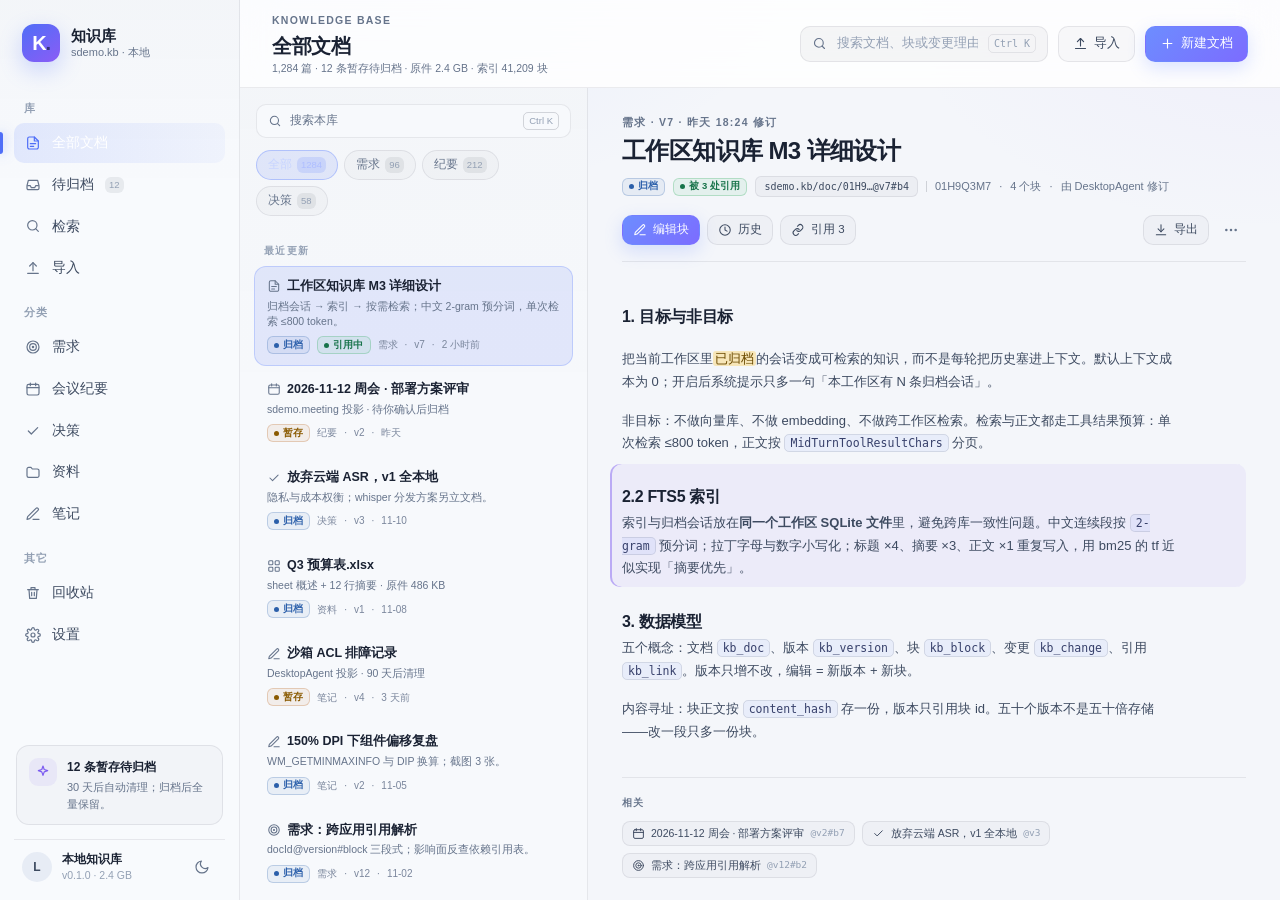
<file: docs/ui-mockups/01-library-light.html>
<!DOCTYPE html>
<html lang="zh-CN" data-theme="light">
<head>
<meta charset="utf-8">
<title>sdemo.kb · 全部文档</title>
<link rel="stylesheet" href="sdemo-ui.css">
<link rel="stylesheet" href="kb.css">
</head>
<body>
<div class="app-shell">
  
    <aside class="sidebar">
      <a class="brand" href="#">
        <span class="brand-mark">K<span>.</span></span>
        <span class="brand-copy"><strong>知识库</strong><small>sdemo.kb · 本地</small></span>
      </a>

      <div class="nav-group-label">库</div>
      <div class="nav">
        <a class="nav-item active" href="#"><svg class="icon" width="16" height="16" viewBox="0 0 24 24" fill="none" stroke="currentColor" stroke-width="1.8" stroke-linecap="round" stroke-linejoin="round" aria-hidden="true"><path d='M14 3H6.5A2.5 2.5 0 0 0 4 5.5v13A2.5 2.5 0 0 0 6.5 21h11a2.5 2.5 0 0 0 2.5-2.5V9z'/><path d='M14 3v6h6'/><path d='M8 13h8M8 17h5'/></svg>全部文档</a>
        <a class="nav-item" href="#"><svg class="icon" width="16" height="16" viewBox="0 0 24 24" fill="none" stroke="currentColor" stroke-width="1.8" stroke-linecap="round" stroke-linejoin="round" aria-hidden="true"><path d='M4 13h4l1.5 3h5L16 13h4'/><path d='M5 5h14l2 8v4a2 2 0 0 1-2 2H5a2 2 0 0 1-2-2v-4z'/></svg>待归档<span class="chip-count">12</span></a>
        <a class="nav-item" href="#"><svg class="icon" width="16" height="16" viewBox="0 0 24 24" fill="none" stroke="currentColor" stroke-width="1.8" stroke-linecap="round" stroke-linejoin="round" aria-hidden="true"><circle cx='11' cy='11' r='7'/><path d='m20 20-4-4'/></svg>检索</a>
        <a class="nav-item" href="#"><svg class="icon" width="16" height="16" viewBox="0 0 24 24" fill="none" stroke="currentColor" stroke-width="1.8" stroke-linecap="round" stroke-linejoin="round" aria-hidden="true"><path d='M12 16V4'/><path d='m7 9 5-5 5 5'/><path d='M4 20h16'/></svg>导入</a>
      </div>

      <div class="nav-group-label">分类</div>
      <div class="nav">
        <a class="nav-item" href="#"><svg class="icon" width="16" height="16" viewBox="0 0 24 24" fill="none" stroke="currentColor" stroke-width="1.8" stroke-linecap="round" stroke-linejoin="round" aria-hidden="true"><circle cx='12' cy='12' r='9'/><circle cx='12' cy='12' r='5'/><circle cx='12' cy='12' r='1'/></svg>需求</a>
        <a class="nav-item" href="#"><svg class="icon" width="16" height="16" viewBox="0 0 24 24" fill="none" stroke="currentColor" stroke-width="1.8" stroke-linecap="round" stroke-linejoin="round" aria-hidden="true"><rect x='3' y='5' width='18' height='16' rx='2.5'/><path d='M8 3v4M16 3v4M3 10h18'/></svg>会议纪要</a>
        <a class="nav-item" href="#"><svg class="icon" width="16" height="16" viewBox="0 0 24 24" fill="none" stroke="currentColor" stroke-width="1.8" stroke-linecap="round" stroke-linejoin="round" aria-hidden="true"><path d='m5 12 4.5 4.5L19 7'/></svg>决策</a>
        <a class="nav-item" href="#"><svg class="icon" width="16" height="16" viewBox="0 0 24 24" fill="none" stroke="currentColor" stroke-width="1.8" stroke-linecap="round" stroke-linejoin="round" aria-hidden="true"><path d='M3 7.5A2.5 2.5 0 0 1 5.5 5H9l2 2.5h7.5A2.5 2.5 0 0 1 21 10v7.5a2.5 2.5 0 0 1-2.5 2.5h-13A2.5 2.5 0 0 1 3 17.5z'/></svg>资料</a>
        <a class="nav-item" href="#"><svg class="icon" width="16" height="16" viewBox="0 0 24 24" fill="none" stroke="currentColor" stroke-width="1.8" stroke-linecap="round" stroke-linejoin="round" aria-hidden="true"><path d='M12 20h9'/><path d='M16.5 3.5a2.1 2.1 0 0 1 3 3L7 19l-4 1 1-4z'/></svg>笔记</a>
      </div>

      <div class="nav-group-label">其它</div>
      <div class="nav">
        <a class="nav-item" href="#"><svg class="icon" width="16" height="16" viewBox="0 0 24 24" fill="none" stroke="currentColor" stroke-width="1.8" stroke-linecap="round" stroke-linejoin="round" aria-hidden="true"><path d='M4 7h16'/><path d='M9 7V4h6v3'/><path d='M6 7l1 13h10l1-13'/><path d='M10 11v5M14 11v5'/></svg>回收站</a>
        <a class="nav-item" href="#"><svg class="icon" width="16" height="16" viewBox="0 0 24 24" fill="none" stroke="currentColor" stroke-width="1.8" stroke-linecap="round" stroke-linejoin="round" aria-hidden="true"><circle cx='12' cy='12' r='3'/><path d='M19.4 15a1.7 1.7 0 0 0 .3 1.9l.1.1a2 2 0 1 1-2.8 2.8l-.1-.1a1.7 1.7 0 0 0-1.9-.3 1.7 1.7 0 0 0-1 1.5V21a2 2 0 1 1-4 0v-.1a1.7 1.7 0 0 0-1.1-1.5 1.7 1.7 0 0 0-1.9.3l-.1.1a2 2 0 1 1-2.8-2.8l.1-.1a1.7 1.7 0 0 0 .3-1.9 1.7 1.7 0 0 0-1.5-1H3a2 2 0 1 1 0-4h.1a1.7 1.7 0 0 0 1.5-1.1 1.7 1.7 0 0 0-.3-1.9l-.1-.1a2 2 0 1 1 2.8-2.8l.1.1a1.7 1.7 0 0 0 1.9.3H9a1.7 1.7 0 0 0 1-1.5V3a2 2 0 1 1 4 0v.1a1.7 1.7 0 0 0 1 1.5 1.7 1.7 0 0 0 1.9-.3l.1-.1a2 2 0 1 1 2.8 2.8l-.1.1a1.7 1.7 0 0 0-.3 1.9V9a1.7 1.7 0 0 0 1.5 1H21a2 2 0 1 1 0 4h-.1a1.7 1.7 0 0 0-1.5 1z'/></svg>设置</a>
      </div>

      <div class="sidebar-spacer"></div>

      <div class="sidebar-note">
        <div class="sidebar-note-icon"><svg class="icon" width="16" height="16" viewBox="0 0 24 24" fill="none" stroke="currentColor" stroke-width="1.8" stroke-linecap="round" stroke-linejoin="round" aria-hidden="true"><path d='M12 3l1.8 5.2L19 10l-5.2 1.8L12 17l-1.8-5.2L5 10l5.2-1.8z'/></svg></div>
        <div>
          <strong>12 条暂存待归档</strong>
          <p>30 天后自动清理；归档后全量保留。</p>
        </div>
      </div>

      <div class="sidebar-foot">
        <div class="avatar">L</div>
        <div class="sidebar-foot-copy">
          <strong>本地知识库</strong>
          <small>v0.1.0 · 2.4 GB</small>
        </div>
        <button class="icon-btn" title="主题"><svg class="icon" width="16" height="16" viewBox="0 0 24 24" fill="none" stroke="currentColor" stroke-width="1.8" stroke-linecap="round" stroke-linejoin="round" aria-hidden="true"><path d='M21 12.8A9 9 0 1 1 11.2 3a7 7 0 0 0 9.8 9.8z'/></svg></button>
      </div>
    </aside>
    
  <div class="main-column">
    <header class="topbar">
      <div class="topbar-title">
        <span class="eyebrow">Knowledge Base</span>
        <h1>全部文档</h1>
        <p class="topbar-desc">1,284 篇 · 12 条暂存待归档 · 原件 2.4 GB · 索引 41,209 块</p>
      </div>
      <div class="topbar-actions"><label class="search-box"><svg class="icon" width="15" height="15" viewBox="0 0 24 24" fill="none" stroke="currentColor" stroke-width="1.8" stroke-linecap="round" stroke-linejoin="round" aria-hidden="true"><circle cx='11' cy='11' r='7'/><path d='m20 20-4-4'/></svg><input placeholder="搜索文档、块或变更理由"><kbd>Ctrl K</kbd></label><button class="btn btn-ghost"><svg class="icon" width="15" height="15" viewBox="0 0 24 24" fill="none" stroke="currentColor" stroke-width="1.8" stroke-linecap="round" stroke-linejoin="round" aria-hidden="true"><path d='M12 16V4'/><path d='m7 9 5-5 5 5'/><path d='M4 20h16'/></svg>导入</button><button class="btn btn-primary"><svg class="icon" width="15" height="15" viewBox="0 0 24 24" fill="none" stroke="currentColor" stroke-width="1.8" stroke-linecap="round" stroke-linejoin="round" aria-hidden="true"><path d='M12 5v14M5 12h14'/></svg>新建文档</button></div>
    </header>
    <main class="content kb-content"><div class="kb-split">
    <div class="kb-col kb-col-list">
      <div class="list-search"><svg class="icon" width="14" height="14" viewBox="0 0 24 24" fill="none" stroke="currentColor" stroke-width="1.8" stroke-linecap="round" stroke-linejoin="round" aria-hidden="true"><circle cx='11' cy='11' r='7'/><path d='m20 20-4-4'/></svg><span>搜索本库</span><kbd>Ctrl K</kbd></div>
      <div class="list-chips">
        <span class="chip active">全部<span class="chip-count">1284</span></span>
        <span class="chip">需求<span class="chip-count">96</span></span>
        <span class="chip">纪要<span class="chip-count">212</span></span>
        <span class="chip">决策<span class="chip-count">58</span></span>
      </div>
      <div class="list-group-label">最近更新</div>
      <div class="doc-list">
        <div class="doc-item active">
          <div class="doc-item-title"><svg class="icon" width="14" height="14" viewBox="0 0 24 24" fill="none" stroke="currentColor" stroke-width="1.8" stroke-linecap="round" stroke-linejoin="round" aria-hidden="true"><path d='M14 3H6.5A2.5 2.5 0 0 0 4 5.5v13A2.5 2.5 0 0 0 6.5 21h11a2.5 2.5 0 0 0 2.5-2.5V9z'/><path d='M14 3v6h6'/><path d='M8 13h8M8 17h5'/></svg><span>工作区知识库 M3 详细设计</span></div>
          <div class="doc-item-sub">归档会话 → 索引 → 按需检索；中文 2-gram 预分词，单次检索 ≤800 token。</div>
          <div class="doc-item-meta">
            <span class="ret ret-durable"><span class="ret-dot"></span>归档</span><span class="ret ret-pinned"><span class="ret-dot"></span>引用中</span>
            <span>需求</span><span>·</span><span>v7</span><span>·</span><span>2 小时前</span>
          </div>
        </div>
        <div class="doc-item">
          <div class="doc-item-title"><svg class="icon" width="14" height="14" viewBox="0 0 24 24" fill="none" stroke="currentColor" stroke-width="1.8" stroke-linecap="round" stroke-linejoin="round" aria-hidden="true"><rect x='3' y='5' width='18' height='16' rx='2.5'/><path d='M8 3v4M16 3v4M3 10h18'/></svg><span>2026-11-12 周会 · 部署方案评审</span></div>
          <div class="doc-item-sub">sdemo.meeting 投影 · 待你确认后归档</div>
          <div class="doc-item-meta">
            <span class="ret ret-staging"><span class="ret-dot"></span>暂存</span>
            <span>纪要</span><span>·</span><span>v2</span><span>·</span><span>昨天</span>
          </div>
        </div>
        <div class="doc-item">
          <div class="doc-item-title"><svg class="icon" width="14" height="14" viewBox="0 0 24 24" fill="none" stroke="currentColor" stroke-width="1.8" stroke-linecap="round" stroke-linejoin="round" aria-hidden="true"><path d='m5 12 4.5 4.5L19 7'/></svg><span>放弃云端 ASR，v1 全本地</span></div>
          <div class="doc-item-sub">隐私与成本权衡；whisper 分发方案另立文档。</div>
          <div class="doc-item-meta">
            <span class="ret ret-durable"><span class="ret-dot"></span>归档</span>
            <span>决策</span><span>·</span><span>v3</span><span>·</span><span>11-10</span>
          </div>
        </div>
        <div class="doc-item">
          <div class="doc-item-title"><svg class="icon" width="14" height="14" viewBox="0 0 24 24" fill="none" stroke="currentColor" stroke-width="1.8" stroke-linecap="round" stroke-linejoin="round" aria-hidden="true"><rect x='3' y='3' width='7' height='7' rx='1.5'/><rect x='14' y='3' width='7' height='7' rx='1.5'/><rect x='3' y='14' width='7' height='7' rx='1.5'/><rect x='14' y='14' width='7' height='7' rx='1.5'/></svg><span>Q3 预算表.xlsx</span></div>
          <div class="doc-item-sub">sheet 概述 + 12 行摘要 · 原件 486 KB</div>
          <div class="doc-item-meta">
            <span class="ret ret-durable"><span class="ret-dot"></span>归档</span>
            <span>资料</span><span>·</span><span>v1</span><span>·</span><span>11-08</span>
          </div>
        </div>
        <div class="doc-item">
          <div class="doc-item-title"><svg class="icon" width="14" height="14" viewBox="0 0 24 24" fill="none" stroke="currentColor" stroke-width="1.8" stroke-linecap="round" stroke-linejoin="round" aria-hidden="true"><path d='M12 20h9'/><path d='M16.5 3.5a2.1 2.1 0 0 1 3 3L7 19l-4 1 1-4z'/></svg><span>沙箱 ACL 排障记录</span></div>
          <div class="doc-item-sub">DesktopAgent 投影 · 90 天后清理</div>
          <div class="doc-item-meta">
            <span class="ret ret-staging"><span class="ret-dot"></span>暂存</span>
            <span>笔记</span><span>·</span><span>v4</span><span>·</span><span>3 天前</span>
          </div>
        </div>
        <div class="doc-item">
          <div class="doc-item-title"><svg class="icon" width="14" height="14" viewBox="0 0 24 24" fill="none" stroke="currentColor" stroke-width="1.8" stroke-linecap="round" stroke-linejoin="round" aria-hidden="true"><path d='M12 20h9'/><path d='M16.5 3.5a2.1 2.1 0 0 1 3 3L7 19l-4 1 1-4z'/></svg><span>150% DPI 下组件偏移复盘</span></div>
          <div class="doc-item-sub">WM_GETMINMAXINFO 与 DIP 换算；截图 3 张。</div>
          <div class="doc-item-meta">
            <span class="ret ret-durable"><span class="ret-dot"></span>归档</span>
            <span>笔记</span><span>·</span><span>v2</span><span>·</span><span>11-05</span>
          </div>
        </div>
        <div class="doc-item">
          <div class="doc-item-title"><svg class="icon" width="14" height="14" viewBox="0 0 24 24" fill="none" stroke="currentColor" stroke-width="1.8" stroke-linecap="round" stroke-linejoin="round" aria-hidden="true"><circle cx='12' cy='12' r='9'/><circle cx='12' cy='12' r='5'/><circle cx='12' cy='12' r='1'/></svg><span>需求：跨应用引用解析</span></div>
          <div class="doc-item-sub">docId@version#block 三段式；影响面反查依赖引用表。</div>
          <div class="doc-item-meta">
            <span class="ret ret-durable"><span class="ret-dot"></span>归档</span>
            <span>需求</span><span>·</span><span>v12</span><span>·</span><span>11-02</span>
          </div>
        </div>
        <div class="doc-item">
          <div class="doc-item-title"><svg class="icon" width="14" height="14" viewBox="0 0 24 24" fill="none" stroke="currentColor" stroke-width="1.8" stroke-linecap="round" stroke-linejoin="round" aria-hidden="true"><path d='M14 3H6.5A2.5 2.5 0 0 0 4 5.5v13A2.5 2.5 0 0 0 6.5 21h11a2.5 2.5 0 0 0 2.5-2.5V9z'/><path d='M14 3v6h6'/><path d='M8 13h8M8 17h5'/></svg><span>部署失败回滚手册.pdf</span></div>
          <div class="doc-item-sub">PDF 文字层抽取 · 14 页</div>
          <div class="doc-item-meta">
            <span class="ret ret-durable"><span class="ret-dot"></span>归档</span>
            <span>资料</span><span>·</span><span>v1</span><span>·</span><span>10-28</span>
          </div>
        </div></div>
    </div>
    <div class="kb-col kb-col-main">
<div class="doc-head">
  <span class="eyebrow">需求 · v7 · 昨天 18:24 修订</span>
  <h2 class="doc-title">工作区知识库 M3 详细设计</h2>
  <div class="doc-meta">
    <span class="ret ret-durable"><span class="ret-dot"></span>归档</span>
    <span class="ret ret-pinned"><span class="ret-dot"></span>被 3 处引用</span>
    <span class="uri-chip">sdemo.kb/doc/01H9…@v7#b4</span>
    <span class="meta-sep"></span>
    <span>01H9Q3M7</span><span>·</span><span>4 个块</span><span>·</span><span>由 DesktopAgent 修订</span>
  </div>
</div>

<div class="doc-toolbar">
  <button class="btn btn-primary btn-sm"><svg class="icon" width="14" height="14" viewBox="0 0 24 24" fill="none" stroke="currentColor" stroke-width="1.8" stroke-linecap="round" stroke-linejoin="round" aria-hidden="true"><path d='M12 20h9'/><path d='M16.5 3.5a2.1 2.1 0 0 1 3 3L7 19l-4 1 1-4z'/></svg>编辑块</button>
  <button class="btn btn-ghost btn-sm"><svg class="icon" width="14" height="14" viewBox="0 0 24 24" fill="none" stroke="currentColor" stroke-width="1.8" stroke-linecap="round" stroke-linejoin="round" aria-hidden="true"><circle cx='12' cy='12' r='9'/><path d='M12 7v5l3.5 2'/></svg>历史</button>
  <button class="btn btn-ghost btn-sm"><svg class="icon" width="14" height="14" viewBox="0 0 24 24" fill="none" stroke="currentColor" stroke-width="1.8" stroke-linecap="round" stroke-linejoin="round" aria-hidden="true"><path d='M10 13a4.5 4.5 0 0 0 6.4 0l2.6-2.6a4.5 4.5 0 0 0-6.4-6.4L11 5.6'/><path d='M14 11a4.5 4.5 0 0 0-6.4 0L5 13.6a4.5 4.5 0 0 0 6.4 6.4L13 18.4'/></svg>引用 3</button>
  <span class="push-right"></span>
  <button class="btn btn-ghost btn-sm"><svg class="icon" width="14" height="14" viewBox="0 0 24 24" fill="none" stroke="currentColor" stroke-width="1.8" stroke-linecap="round" stroke-linejoin="round" aria-hidden="true"><path d='M12 3v12'/><path d='m7 10 5 5 5-5'/><path d='M4 20h16'/></svg>导出</button>
  <button class="icon-btn"><svg class="icon" width="16" height="16" viewBox="0 0 24 24" fill="none" stroke="currentColor" stroke-width="1.8" stroke-linecap="round" stroke-linejoin="round" aria-hidden="true"><circle cx='5' cy='12' r='1'/><circle cx='12' cy='12' r='1'/><circle cx='19' cy='12' r='1'/></svg></button>
</div>

<div class="body-blocks">
  <div class="blk"><h2>1. 目标与非目标</h2><span class="blk-anchor">#b1 · p.1</span></div>

  <div class="blk">
    <p>把当前工作区里<mark class="hit">已归档</mark>的会话变成可检索的知识，而不是每轮把历史塞进上下文。默认上下文成本为 0；开启后系统提示只多一句「本工作区有 N 条归档会话」。</p>
    <span class="blk-anchor">#b2 · p.1</span>
  </div>

  <div class="blk">
    <p>非目标：不做向量库、不做 embedding、不做跨工作区检索。检索与正文都走工具结果预算：单次检索 ≤800 token，正文按 <code>MidTurnToolResultChars</code> 分页。</p>
    <span class="blk-anchor">#b3 · p.2</span>
  </div>

  <div class="blk blk-changed">
    <h2>2.2 FTS5 索引</h2>
    <p>索引与归档会话放在<strong>同一个工作区 SQLite 文件</strong>里，避免跨库一致性问题。中文连续段按 <code>2-gram</code> 预分词；拉丁字母与数字小写化；标题 ×4、摘要 ×3、正文 ×1 重复写入，用 bm25 的 tf 近似实现「摘要优先」。</p>
    <span class="blk-anchor">#b4 · p.3</span>
  </div>

  <div class="blk">
    <h2>3. 数据模型</h2>
    <p>五个概念：文档 <code>kb_doc</code>、版本 <code>kb_version</code>、块 <code>kb_block</code>、变更 <code>kb_change</code>、引用 <code>kb_link</code>。版本只增不改，编辑 = 新版本 + 新块。</p>
    <span class="blk-anchor">#b5 · p.3</span>
  </div>

  <div class="blk">
    <p>内容寻址：块正文按 <code>content_hash</code> 存一份，版本只引用块 id。五十个版本不是五十倍存储——改一段只多一份块。</p>
    <span class="blk-anchor">#b6 · p.4</span>
  </div>
</div>

<div class="doc-foot">
  <div class="rail-label">相关</div>
  <div class="foot-chips">
    <span class="ref-chip"><svg class="icon" width="13" height="13" viewBox="0 0 24 24" fill="none" stroke="currentColor" stroke-width="1.8" stroke-linecap="round" stroke-linejoin="round" aria-hidden="true"><rect x='3' y='5' width='18' height='16' rx='2.5'/><path d='M8 3v4M16 3v4M3 10h18'/></svg>2026-11-12 周会 · 部署方案评审 <small>@v2#b7</small></span>
    <span class="ref-chip"><svg class="icon" width="13" height="13" viewBox="0 0 24 24" fill="none" stroke="currentColor" stroke-width="1.8" stroke-linecap="round" stroke-linejoin="round" aria-hidden="true"><path d='m5 12 4.5 4.5L19 7'/></svg>放弃云端 ASR，v1 全本地 <small>@v3</small></span>
    <span class="ref-chip"><svg class="icon" width="13" height="13" viewBox="0 0 24 24" fill="none" stroke="currentColor" stroke-width="1.8" stroke-linecap="round" stroke-linejoin="round" aria-hidden="true"><circle cx='12' cy='12' r='9'/><circle cx='12' cy='12' r='5'/><circle cx='12' cy='12' r='1'/></svg>需求：跨应用引用解析 <small>@v12#b2</small></span>
  </div>
</div>
</div></div></main>
  </div>
</div>
</body>
</html>
</file>
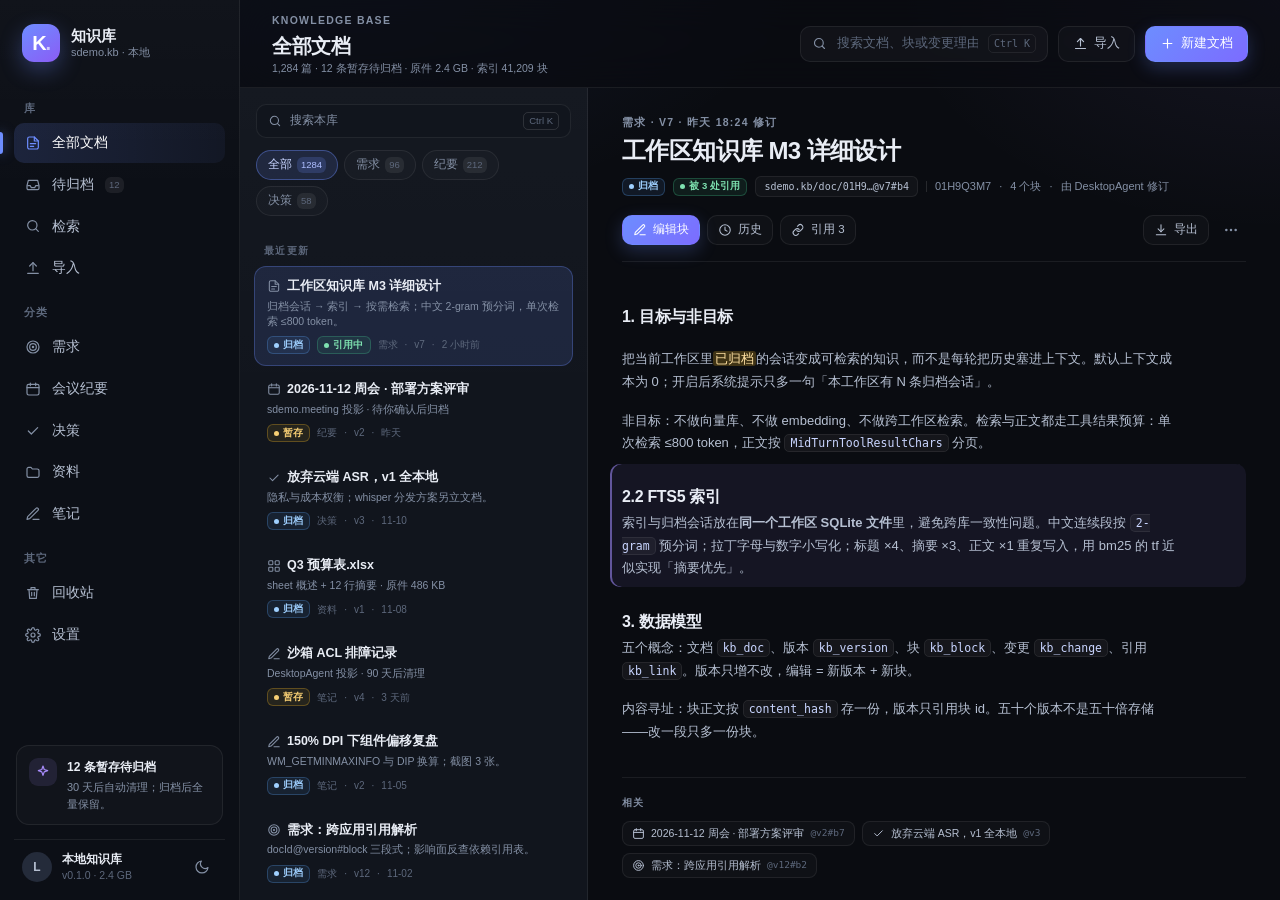
<file: docs/ui-mockups/01-library.html>
<!DOCTYPE html>
<html lang="zh-CN">
<head>
<meta charset="utf-8">
<title>sdemo.kb · 全部文档</title>
<link rel="stylesheet" href="sdemo-ui.css">
<link rel="stylesheet" href="kb.css">
</head>
<body>
<div class="app-shell">
  
    <aside class="sidebar">
      <a class="brand" href="#">
        <span class="brand-mark">K<span>.</span></span>
        <span class="brand-copy"><strong>知识库</strong><small>sdemo.kb · 本地</small></span>
      </a>

      <div class="nav-group-label">库</div>
      <div class="nav">
        <a class="nav-item active" href="#"><svg class="icon" width="16" height="16" viewBox="0 0 24 24" fill="none" stroke="currentColor" stroke-width="1.8" stroke-linecap="round" stroke-linejoin="round" aria-hidden="true"><path d='M14 3H6.5A2.5 2.5 0 0 0 4 5.5v13A2.5 2.5 0 0 0 6.5 21h11a2.5 2.5 0 0 0 2.5-2.5V9z'/><path d='M14 3v6h6'/><path d='M8 13h8M8 17h5'/></svg>全部文档</a>
        <a class="nav-item" href="#"><svg class="icon" width="16" height="16" viewBox="0 0 24 24" fill="none" stroke="currentColor" stroke-width="1.8" stroke-linecap="round" stroke-linejoin="round" aria-hidden="true"><path d='M4 13h4l1.5 3h5L16 13h4'/><path d='M5 5h14l2 8v4a2 2 0 0 1-2 2H5a2 2 0 0 1-2-2v-4z'/></svg>待归档<span class="chip-count">12</span></a>
        <a class="nav-item" href="#"><svg class="icon" width="16" height="16" viewBox="0 0 24 24" fill="none" stroke="currentColor" stroke-width="1.8" stroke-linecap="round" stroke-linejoin="round" aria-hidden="true"><circle cx='11' cy='11' r='7'/><path d='m20 20-4-4'/></svg>检索</a>
        <a class="nav-item" href="#"><svg class="icon" width="16" height="16" viewBox="0 0 24 24" fill="none" stroke="currentColor" stroke-width="1.8" stroke-linecap="round" stroke-linejoin="round" aria-hidden="true"><path d='M12 16V4'/><path d='m7 9 5-5 5 5'/><path d='M4 20h16'/></svg>导入</a>
      </div>

      <div class="nav-group-label">分类</div>
      <div class="nav">
        <a class="nav-item" href="#"><svg class="icon" width="16" height="16" viewBox="0 0 24 24" fill="none" stroke="currentColor" stroke-width="1.8" stroke-linecap="round" stroke-linejoin="round" aria-hidden="true"><circle cx='12' cy='12' r='9'/><circle cx='12' cy='12' r='5'/><circle cx='12' cy='12' r='1'/></svg>需求</a>
        <a class="nav-item" href="#"><svg class="icon" width="16" height="16" viewBox="0 0 24 24" fill="none" stroke="currentColor" stroke-width="1.8" stroke-linecap="round" stroke-linejoin="round" aria-hidden="true"><rect x='3' y='5' width='18' height='16' rx='2.5'/><path d='M8 3v4M16 3v4M3 10h18'/></svg>会议纪要</a>
        <a class="nav-item" href="#"><svg class="icon" width="16" height="16" viewBox="0 0 24 24" fill="none" stroke="currentColor" stroke-width="1.8" stroke-linecap="round" stroke-linejoin="round" aria-hidden="true"><path d='m5 12 4.5 4.5L19 7'/></svg>决策</a>
        <a class="nav-item" href="#"><svg class="icon" width="16" height="16" viewBox="0 0 24 24" fill="none" stroke="currentColor" stroke-width="1.8" stroke-linecap="round" stroke-linejoin="round" aria-hidden="true"><path d='M3 7.5A2.5 2.5 0 0 1 5.5 5H9l2 2.5h7.5A2.5 2.5 0 0 1 21 10v7.5a2.5 2.5 0 0 1-2.5 2.5h-13A2.5 2.5 0 0 1 3 17.5z'/></svg>资料</a>
        <a class="nav-item" href="#"><svg class="icon" width="16" height="16" viewBox="0 0 24 24" fill="none" stroke="currentColor" stroke-width="1.8" stroke-linecap="round" stroke-linejoin="round" aria-hidden="true"><path d='M12 20h9'/><path d='M16.5 3.5a2.1 2.1 0 0 1 3 3L7 19l-4 1 1-4z'/></svg>笔记</a>
      </div>

      <div class="nav-group-label">其它</div>
      <div class="nav">
        <a class="nav-item" href="#"><svg class="icon" width="16" height="16" viewBox="0 0 24 24" fill="none" stroke="currentColor" stroke-width="1.8" stroke-linecap="round" stroke-linejoin="round" aria-hidden="true"><path d='M4 7h16'/><path d='M9 7V4h6v3'/><path d='M6 7l1 13h10l1-13'/><path d='M10 11v5M14 11v5'/></svg>回收站</a>
        <a class="nav-item" href="#"><svg class="icon" width="16" height="16" viewBox="0 0 24 24" fill="none" stroke="currentColor" stroke-width="1.8" stroke-linecap="round" stroke-linejoin="round" aria-hidden="true"><circle cx='12' cy='12' r='3'/><path d='M19.4 15a1.7 1.7 0 0 0 .3 1.9l.1.1a2 2 0 1 1-2.8 2.8l-.1-.1a1.7 1.7 0 0 0-1.9-.3 1.7 1.7 0 0 0-1 1.5V21a2 2 0 1 1-4 0v-.1a1.7 1.7 0 0 0-1.1-1.5 1.7 1.7 0 0 0-1.9.3l-.1.1a2 2 0 1 1-2.8-2.8l.1-.1a1.7 1.7 0 0 0 .3-1.9 1.7 1.7 0 0 0-1.5-1H3a2 2 0 1 1 0-4h.1a1.7 1.7 0 0 0 1.5-1.1 1.7 1.7 0 0 0-.3-1.9l-.1-.1a2 2 0 1 1 2.8-2.8l.1.1a1.7 1.7 0 0 0 1.9.3H9a1.7 1.7 0 0 0 1-1.5V3a2 2 0 1 1 4 0v.1a1.7 1.7 0 0 0 1 1.5 1.7 1.7 0 0 0 1.9-.3l.1-.1a2 2 0 1 1 2.8 2.8l-.1.1a1.7 1.7 0 0 0-.3 1.9V9a1.7 1.7 0 0 0 1.5 1H21a2 2 0 1 1 0 4h-.1a1.7 1.7 0 0 0-1.5 1z'/></svg>设置</a>
      </div>

      <div class="sidebar-spacer"></div>

      <div class="sidebar-note">
        <div class="sidebar-note-icon"><svg class="icon" width="16" height="16" viewBox="0 0 24 24" fill="none" stroke="currentColor" stroke-width="1.8" stroke-linecap="round" stroke-linejoin="round" aria-hidden="true"><path d='M12 3l1.8 5.2L19 10l-5.2 1.8L12 17l-1.8-5.2L5 10l5.2-1.8z'/></svg></div>
        <div>
          <strong>12 条暂存待归档</strong>
          <p>30 天后自动清理；归档后全量保留。</p>
        </div>
      </div>

      <div class="sidebar-foot">
        <div class="avatar">L</div>
        <div class="sidebar-foot-copy">
          <strong>本地知识库</strong>
          <small>v0.1.0 · 2.4 GB</small>
        </div>
        <button class="icon-btn" title="主题"><svg class="icon" width="16" height="16" viewBox="0 0 24 24" fill="none" stroke="currentColor" stroke-width="1.8" stroke-linecap="round" stroke-linejoin="round" aria-hidden="true"><path d='M21 12.8A9 9 0 1 1 11.2 3a7 7 0 0 0 9.8 9.8z'/></svg></button>
      </div>
    </aside>
    
  <div class="main-column">
    <header class="topbar">
      <div class="topbar-title">
        <span class="eyebrow">Knowledge Base</span>
        <h1>全部文档</h1>
        <p class="topbar-desc">1,284 篇 · 12 条暂存待归档 · 原件 2.4 GB · 索引 41,209 块</p>
      </div>
      <div class="topbar-actions"><label class="search-box"><svg class="icon" width="15" height="15" viewBox="0 0 24 24" fill="none" stroke="currentColor" stroke-width="1.8" stroke-linecap="round" stroke-linejoin="round" aria-hidden="true"><circle cx='11' cy='11' r='7'/><path d='m20 20-4-4'/></svg><input placeholder="搜索文档、块或变更理由"><kbd>Ctrl K</kbd></label><button class="btn btn-ghost"><svg class="icon" width="15" height="15" viewBox="0 0 24 24" fill="none" stroke="currentColor" stroke-width="1.8" stroke-linecap="round" stroke-linejoin="round" aria-hidden="true"><path d='M12 16V4'/><path d='m7 9 5-5 5 5'/><path d='M4 20h16'/></svg>导入</button><button class="btn btn-primary"><svg class="icon" width="15" height="15" viewBox="0 0 24 24" fill="none" stroke="currentColor" stroke-width="1.8" stroke-linecap="round" stroke-linejoin="round" aria-hidden="true"><path d='M12 5v14M5 12h14'/></svg>新建文档</button></div>
    </header>
    <main class="content kb-content"><div class="kb-split">
    <div class="kb-col kb-col-list">
      <div class="list-search"><svg class="icon" width="14" height="14" viewBox="0 0 24 24" fill="none" stroke="currentColor" stroke-width="1.8" stroke-linecap="round" stroke-linejoin="round" aria-hidden="true"><circle cx='11' cy='11' r='7'/><path d='m20 20-4-4'/></svg><span>搜索本库</span><kbd>Ctrl K</kbd></div>
      <div class="list-chips">
        <span class="chip active">全部<span class="chip-count">1284</span></span>
        <span class="chip">需求<span class="chip-count">96</span></span>
        <span class="chip">纪要<span class="chip-count">212</span></span>
        <span class="chip">决策<span class="chip-count">58</span></span>
      </div>
      <div class="list-group-label">最近更新</div>
      <div class="doc-list">
        <div class="doc-item active">
          <div class="doc-item-title"><svg class="icon" width="14" height="14" viewBox="0 0 24 24" fill="none" stroke="currentColor" stroke-width="1.8" stroke-linecap="round" stroke-linejoin="round" aria-hidden="true"><path d='M14 3H6.5A2.5 2.5 0 0 0 4 5.5v13A2.5 2.5 0 0 0 6.5 21h11a2.5 2.5 0 0 0 2.5-2.5V9z'/><path d='M14 3v6h6'/><path d='M8 13h8M8 17h5'/></svg><span>工作区知识库 M3 详细设计</span></div>
          <div class="doc-item-sub">归档会话 → 索引 → 按需检索；中文 2-gram 预分词，单次检索 ≤800 token。</div>
          <div class="doc-item-meta">
            <span class="ret ret-durable"><span class="ret-dot"></span>归档</span><span class="ret ret-pinned"><span class="ret-dot"></span>引用中</span>
            <span>需求</span><span>·</span><span>v7</span><span>·</span><span>2 小时前</span>
          </div>
        </div>
        <div class="doc-item">
          <div class="doc-item-title"><svg class="icon" width="14" height="14" viewBox="0 0 24 24" fill="none" stroke="currentColor" stroke-width="1.8" stroke-linecap="round" stroke-linejoin="round" aria-hidden="true"><rect x='3' y='5' width='18' height='16' rx='2.5'/><path d='M8 3v4M16 3v4M3 10h18'/></svg><span>2026-11-12 周会 · 部署方案评审</span></div>
          <div class="doc-item-sub">sdemo.meeting 投影 · 待你确认后归档</div>
          <div class="doc-item-meta">
            <span class="ret ret-staging"><span class="ret-dot"></span>暂存</span>
            <span>纪要</span><span>·</span><span>v2</span><span>·</span><span>昨天</span>
          </div>
        </div>
        <div class="doc-item">
          <div class="doc-item-title"><svg class="icon" width="14" height="14" viewBox="0 0 24 24" fill="none" stroke="currentColor" stroke-width="1.8" stroke-linecap="round" stroke-linejoin="round" aria-hidden="true"><path d='m5 12 4.5 4.5L19 7'/></svg><span>放弃云端 ASR，v1 全本地</span></div>
          <div class="doc-item-sub">隐私与成本权衡；whisper 分发方案另立文档。</div>
          <div class="doc-item-meta">
            <span class="ret ret-durable"><span class="ret-dot"></span>归档</span>
            <span>决策</span><span>·</span><span>v3</span><span>·</span><span>11-10</span>
          </div>
        </div>
        <div class="doc-item">
          <div class="doc-item-title"><svg class="icon" width="14" height="14" viewBox="0 0 24 24" fill="none" stroke="currentColor" stroke-width="1.8" stroke-linecap="round" stroke-linejoin="round" aria-hidden="true"><rect x='3' y='3' width='7' height='7' rx='1.5'/><rect x='14' y='3' width='7' height='7' rx='1.5'/><rect x='3' y='14' width='7' height='7' rx='1.5'/><rect x='14' y='14' width='7' height='7' rx='1.5'/></svg><span>Q3 预算表.xlsx</span></div>
          <div class="doc-item-sub">sheet 概述 + 12 行摘要 · 原件 486 KB</div>
          <div class="doc-item-meta">
            <span class="ret ret-durable"><span class="ret-dot"></span>归档</span>
            <span>资料</span><span>·</span><span>v1</span><span>·</span><span>11-08</span>
          </div>
        </div>
        <div class="doc-item">
          <div class="doc-item-title"><svg class="icon" width="14" height="14" viewBox="0 0 24 24" fill="none" stroke="currentColor" stroke-width="1.8" stroke-linecap="round" stroke-linejoin="round" aria-hidden="true"><path d='M12 20h9'/><path d='M16.5 3.5a2.1 2.1 0 0 1 3 3L7 19l-4 1 1-4z'/></svg><span>沙箱 ACL 排障记录</span></div>
          <div class="doc-item-sub">DesktopAgent 投影 · 90 天后清理</div>
          <div class="doc-item-meta">
            <span class="ret ret-staging"><span class="ret-dot"></span>暂存</span>
            <span>笔记</span><span>·</span><span>v4</span><span>·</span><span>3 天前</span>
          </div>
        </div>
        <div class="doc-item">
          <div class="doc-item-title"><svg class="icon" width="14" height="14" viewBox="0 0 24 24" fill="none" stroke="currentColor" stroke-width="1.8" stroke-linecap="round" stroke-linejoin="round" aria-hidden="true"><path d='M12 20h9'/><path d='M16.5 3.5a2.1 2.1 0 0 1 3 3L7 19l-4 1 1-4z'/></svg><span>150% DPI 下组件偏移复盘</span></div>
          <div class="doc-item-sub">WM_GETMINMAXINFO 与 DIP 换算；截图 3 张。</div>
          <div class="doc-item-meta">
            <span class="ret ret-durable"><span class="ret-dot"></span>归档</span>
            <span>笔记</span><span>·</span><span>v2</span><span>·</span><span>11-05</span>
          </div>
        </div>
        <div class="doc-item">
          <div class="doc-item-title"><svg class="icon" width="14" height="14" viewBox="0 0 24 24" fill="none" stroke="currentColor" stroke-width="1.8" stroke-linecap="round" stroke-linejoin="round" aria-hidden="true"><circle cx='12' cy='12' r='9'/><circle cx='12' cy='12' r='5'/><circle cx='12' cy='12' r='1'/></svg><span>需求：跨应用引用解析</span></div>
          <div class="doc-item-sub">docId@version#block 三段式；影响面反查依赖引用表。</div>
          <div class="doc-item-meta">
            <span class="ret ret-durable"><span class="ret-dot"></span>归档</span>
            <span>需求</span><span>·</span><span>v12</span><span>·</span><span>11-02</span>
          </div>
        </div>
        <div class="doc-item">
          <div class="doc-item-title"><svg class="icon" width="14" height="14" viewBox="0 0 24 24" fill="none" stroke="currentColor" stroke-width="1.8" stroke-linecap="round" stroke-linejoin="round" aria-hidden="true"><path d='M14 3H6.5A2.5 2.5 0 0 0 4 5.5v13A2.5 2.5 0 0 0 6.5 21h11a2.5 2.5 0 0 0 2.5-2.5V9z'/><path d='M14 3v6h6'/><path d='M8 13h8M8 17h5'/></svg><span>部署失败回滚手册.pdf</span></div>
          <div class="doc-item-sub">PDF 文字层抽取 · 14 页</div>
          <div class="doc-item-meta">
            <span class="ret ret-durable"><span class="ret-dot"></span>归档</span>
            <span>资料</span><span>·</span><span>v1</span><span>·</span><span>10-28</span>
          </div>
        </div></div>
    </div>
    <div class="kb-col kb-col-main">
<div class="doc-head">
  <span class="eyebrow">需求 · v7 · 昨天 18:24 修订</span>
  <h2 class="doc-title">工作区知识库 M3 详细设计</h2>
  <div class="doc-meta">
    <span class="ret ret-durable"><span class="ret-dot"></span>归档</span>
    <span class="ret ret-pinned"><span class="ret-dot"></span>被 3 处引用</span>
    <span class="uri-chip">sdemo.kb/doc/01H9…@v7#b4</span>
    <span class="meta-sep"></span>
    <span>01H9Q3M7</span><span>·</span><span>4 个块</span><span>·</span><span>由 DesktopAgent 修订</span>
  </div>
</div>

<div class="doc-toolbar">
  <button class="btn btn-primary btn-sm"><svg class="icon" width="14" height="14" viewBox="0 0 24 24" fill="none" stroke="currentColor" stroke-width="1.8" stroke-linecap="round" stroke-linejoin="round" aria-hidden="true"><path d='M12 20h9'/><path d='M16.5 3.5a2.1 2.1 0 0 1 3 3L7 19l-4 1 1-4z'/></svg>编辑块</button>
  <button class="btn btn-ghost btn-sm"><svg class="icon" width="14" height="14" viewBox="0 0 24 24" fill="none" stroke="currentColor" stroke-width="1.8" stroke-linecap="round" stroke-linejoin="round" aria-hidden="true"><circle cx='12' cy='12' r='9'/><path d='M12 7v5l3.5 2'/></svg>历史</button>
  <button class="btn btn-ghost btn-sm"><svg class="icon" width="14" height="14" viewBox="0 0 24 24" fill="none" stroke="currentColor" stroke-width="1.8" stroke-linecap="round" stroke-linejoin="round" aria-hidden="true"><path d='M10 13a4.5 4.5 0 0 0 6.4 0l2.6-2.6a4.5 4.5 0 0 0-6.4-6.4L11 5.6'/><path d='M14 11a4.5 4.5 0 0 0-6.4 0L5 13.6a4.5 4.5 0 0 0 6.4 6.4L13 18.4'/></svg>引用 3</button>
  <span class="push-right"></span>
  <button class="btn btn-ghost btn-sm"><svg class="icon" width="14" height="14" viewBox="0 0 24 24" fill="none" stroke="currentColor" stroke-width="1.8" stroke-linecap="round" stroke-linejoin="round" aria-hidden="true"><path d='M12 3v12'/><path d='m7 10 5 5 5-5'/><path d='M4 20h16'/></svg>导出</button>
  <button class="icon-btn"><svg class="icon" width="16" height="16" viewBox="0 0 24 24" fill="none" stroke="currentColor" stroke-width="1.8" stroke-linecap="round" stroke-linejoin="round" aria-hidden="true"><circle cx='5' cy='12' r='1'/><circle cx='12' cy='12' r='1'/><circle cx='19' cy='12' r='1'/></svg></button>
</div>

<div class="body-blocks">
  <div class="blk"><h2>1. 目标与非目标</h2><span class="blk-anchor">#b1 · p.1</span></div>

  <div class="blk">
    <p>把当前工作区里<mark class="hit">已归档</mark>的会话变成可检索的知识，而不是每轮把历史塞进上下文。默认上下文成本为 0；开启后系统提示只多一句「本工作区有 N 条归档会话」。</p>
    <span class="blk-anchor">#b2 · p.1</span>
  </div>

  <div class="blk">
    <p>非目标：不做向量库、不做 embedding、不做跨工作区检索。检索与正文都走工具结果预算：单次检索 ≤800 token，正文按 <code>MidTurnToolResultChars</code> 分页。</p>
    <span class="blk-anchor">#b3 · p.2</span>
  </div>

  <div class="blk blk-changed">
    <h2>2.2 FTS5 索引</h2>
    <p>索引与归档会话放在<strong>同一个工作区 SQLite 文件</strong>里，避免跨库一致性问题。中文连续段按 <code>2-gram</code> 预分词；拉丁字母与数字小写化；标题 ×4、摘要 ×3、正文 ×1 重复写入，用 bm25 的 tf 近似实现「摘要优先」。</p>
    <span class="blk-anchor">#b4 · p.3</span>
  </div>

  <div class="blk">
    <h2>3. 数据模型</h2>
    <p>五个概念：文档 <code>kb_doc</code>、版本 <code>kb_version</code>、块 <code>kb_block</code>、变更 <code>kb_change</code>、引用 <code>kb_link</code>。版本只增不改，编辑 = 新版本 + 新块。</p>
    <span class="blk-anchor">#b5 · p.3</span>
  </div>

  <div class="blk">
    <p>内容寻址：块正文按 <code>content_hash</code> 存一份，版本只引用块 id。五十个版本不是五十倍存储——改一段只多一份块。</p>
    <span class="blk-anchor">#b6 · p.4</span>
  </div>
</div>

<div class="doc-foot">
  <div class="rail-label">相关</div>
  <div class="foot-chips">
    <span class="ref-chip"><svg class="icon" width="13" height="13" viewBox="0 0 24 24" fill="none" stroke="currentColor" stroke-width="1.8" stroke-linecap="round" stroke-linejoin="round" aria-hidden="true"><rect x='3' y='5' width='18' height='16' rx='2.5'/><path d='M8 3v4M16 3v4M3 10h18'/></svg>2026-11-12 周会 · 部署方案评审 <small>@v2#b7</small></span>
    <span class="ref-chip"><svg class="icon" width="13" height="13" viewBox="0 0 24 24" fill="none" stroke="currentColor" stroke-width="1.8" stroke-linecap="round" stroke-linejoin="round" aria-hidden="true"><path d='m5 12 4.5 4.5L19 7'/></svg>放弃云端 ASR，v1 全本地 <small>@v3</small></span>
    <span class="ref-chip"><svg class="icon" width="13" height="13" viewBox="0 0 24 24" fill="none" stroke="currentColor" stroke-width="1.8" stroke-linecap="round" stroke-linejoin="round" aria-hidden="true"><circle cx='12' cy='12' r='9'/><circle cx='12' cy='12' r='5'/><circle cx='12' cy='12' r='1'/></svg>需求：跨应用引用解析 <small>@v12#b2</small></span>
  </div>
</div>
</div></div></main>
  </div>
</div>
</body>
</html>
</file>
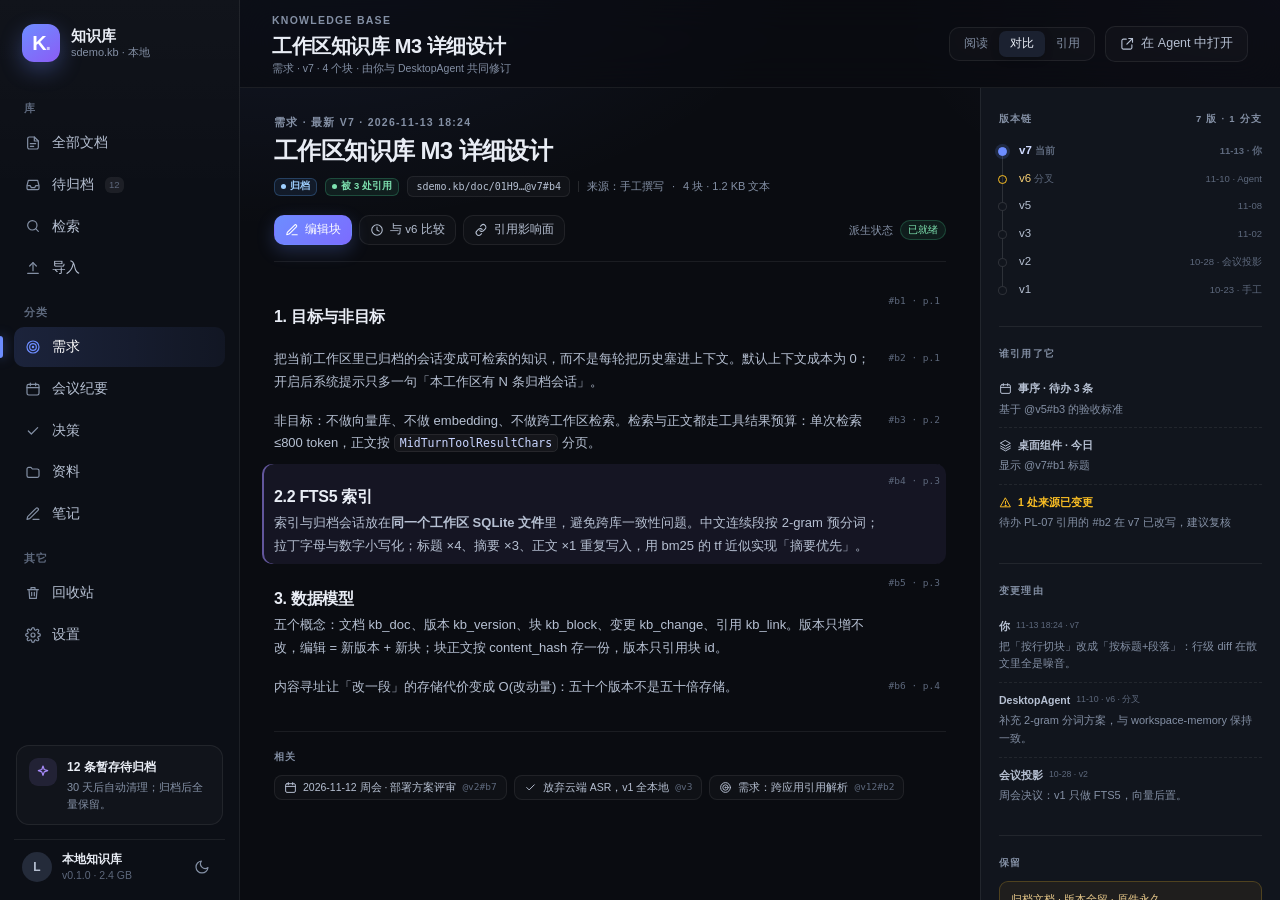
<file: docs/ui-mockups/02-document.html>
<!DOCTYPE html>
<html lang="zh-CN">
<head>
<meta charset="utf-8">
<title>sdemo.kb · 工作区知识库 M3 详细设计</title>
<link rel="stylesheet" href="sdemo-ui.css">
<link rel="stylesheet" href="kb.css">
</head>
<body>
<div class="app-shell">
  
    <aside class="sidebar">
      <a class="brand" href="#">
        <span class="brand-mark">K<span>.</span></span>
        <span class="brand-copy"><strong>知识库</strong><small>sdemo.kb · 本地</small></span>
      </a>

      <div class="nav-group-label">库</div>
      <div class="nav">
        <a class="nav-item" href="#"><svg class="icon" width="16" height="16" viewBox="0 0 24 24" fill="none" stroke="currentColor" stroke-width="1.8" stroke-linecap="round" stroke-linejoin="round" aria-hidden="true"><path d='M14 3H6.5A2.5 2.5 0 0 0 4 5.5v13A2.5 2.5 0 0 0 6.5 21h11a2.5 2.5 0 0 0 2.5-2.5V9z'/><path d='M14 3v6h6'/><path d='M8 13h8M8 17h5'/></svg>全部文档</a>
        <a class="nav-item" href="#"><svg class="icon" width="16" height="16" viewBox="0 0 24 24" fill="none" stroke="currentColor" stroke-width="1.8" stroke-linecap="round" stroke-linejoin="round" aria-hidden="true"><path d='M4 13h4l1.5 3h5L16 13h4'/><path d='M5 5h14l2 8v4a2 2 0 0 1-2 2H5a2 2 0 0 1-2-2v-4z'/></svg>待归档<span class="chip-count">12</span></a>
        <a class="nav-item" href="#"><svg class="icon" width="16" height="16" viewBox="0 0 24 24" fill="none" stroke="currentColor" stroke-width="1.8" stroke-linecap="round" stroke-linejoin="round" aria-hidden="true"><circle cx='11' cy='11' r='7'/><path d='m20 20-4-4'/></svg>检索</a>
        <a class="nav-item" href="#"><svg class="icon" width="16" height="16" viewBox="0 0 24 24" fill="none" stroke="currentColor" stroke-width="1.8" stroke-linecap="round" stroke-linejoin="round" aria-hidden="true"><path d='M12 16V4'/><path d='m7 9 5-5 5 5'/><path d='M4 20h16'/></svg>导入</a>
      </div>

      <div class="nav-group-label">分类</div>
      <div class="nav">
        <a class="nav-item active" href="#"><svg class="icon" width="16" height="16" viewBox="0 0 24 24" fill="none" stroke="currentColor" stroke-width="1.8" stroke-linecap="round" stroke-linejoin="round" aria-hidden="true"><circle cx='12' cy='12' r='9'/><circle cx='12' cy='12' r='5'/><circle cx='12' cy='12' r='1'/></svg>需求</a>
        <a class="nav-item" href="#"><svg class="icon" width="16" height="16" viewBox="0 0 24 24" fill="none" stroke="currentColor" stroke-width="1.8" stroke-linecap="round" stroke-linejoin="round" aria-hidden="true"><rect x='3' y='5' width='18' height='16' rx='2.5'/><path d='M8 3v4M16 3v4M3 10h18'/></svg>会议纪要</a>
        <a class="nav-item" href="#"><svg class="icon" width="16" height="16" viewBox="0 0 24 24" fill="none" stroke="currentColor" stroke-width="1.8" stroke-linecap="round" stroke-linejoin="round" aria-hidden="true"><path d='m5 12 4.5 4.5L19 7'/></svg>决策</a>
        <a class="nav-item" href="#"><svg class="icon" width="16" height="16" viewBox="0 0 24 24" fill="none" stroke="currentColor" stroke-width="1.8" stroke-linecap="round" stroke-linejoin="round" aria-hidden="true"><path d='M3 7.5A2.5 2.5 0 0 1 5.5 5H9l2 2.5h7.5A2.5 2.5 0 0 1 21 10v7.5a2.5 2.5 0 0 1-2.5 2.5h-13A2.5 2.5 0 0 1 3 17.5z'/></svg>资料</a>
        <a class="nav-item" href="#"><svg class="icon" width="16" height="16" viewBox="0 0 24 24" fill="none" stroke="currentColor" stroke-width="1.8" stroke-linecap="round" stroke-linejoin="round" aria-hidden="true"><path d='M12 20h9'/><path d='M16.5 3.5a2.1 2.1 0 0 1 3 3L7 19l-4 1 1-4z'/></svg>笔记</a>
      </div>

      <div class="nav-group-label">其它</div>
      <div class="nav">
        <a class="nav-item" href="#"><svg class="icon" width="16" height="16" viewBox="0 0 24 24" fill="none" stroke="currentColor" stroke-width="1.8" stroke-linecap="round" stroke-linejoin="round" aria-hidden="true"><path d='M4 7h16'/><path d='M9 7V4h6v3'/><path d='M6 7l1 13h10l1-13'/><path d='M10 11v5M14 11v5'/></svg>回收站</a>
        <a class="nav-item" href="#"><svg class="icon" width="16" height="16" viewBox="0 0 24 24" fill="none" stroke="currentColor" stroke-width="1.8" stroke-linecap="round" stroke-linejoin="round" aria-hidden="true"><circle cx='12' cy='12' r='3'/><path d='M19.4 15a1.7 1.7 0 0 0 .3 1.9l.1.1a2 2 0 1 1-2.8 2.8l-.1-.1a1.7 1.7 0 0 0-1.9-.3 1.7 1.7 0 0 0-1 1.5V21a2 2 0 1 1-4 0v-.1a1.7 1.7 0 0 0-1.1-1.5 1.7 1.7 0 0 0-1.9.3l-.1.1a2 2 0 1 1-2.8-2.8l.1-.1a1.7 1.7 0 0 0 .3-1.9 1.7 1.7 0 0 0-1.5-1H3a2 2 0 1 1 0-4h.1a1.7 1.7 0 0 0 1.5-1.1 1.7 1.7 0 0 0-.3-1.9l-.1-.1a2 2 0 1 1 2.8-2.8l.1.1a1.7 1.7 0 0 0 1.9.3H9a1.7 1.7 0 0 0 1-1.5V3a2 2 0 1 1 4 0v.1a1.7 1.7 0 0 0 1 1.5 1.7 1.7 0 0 0 1.9-.3l.1-.1a2 2 0 1 1 2.8 2.8l-.1.1a1.7 1.7 0 0 0-.3 1.9V9a1.7 1.7 0 0 0 1.5 1H21a2 2 0 1 1 0 4h-.1a1.7 1.7 0 0 0-1.5 1z'/></svg>设置</a>
      </div>

      <div class="sidebar-spacer"></div>

      <div class="sidebar-note">
        <div class="sidebar-note-icon"><svg class="icon" width="16" height="16" viewBox="0 0 24 24" fill="none" stroke="currentColor" stroke-width="1.8" stroke-linecap="round" stroke-linejoin="round" aria-hidden="true"><path d='M12 3l1.8 5.2L19 10l-5.2 1.8L12 17l-1.8-5.2L5 10l5.2-1.8z'/></svg></div>
        <div>
          <strong>12 条暂存待归档</strong>
          <p>30 天后自动清理；归档后全量保留。</p>
        </div>
      </div>

      <div class="sidebar-foot">
        <div class="avatar">L</div>
        <div class="sidebar-foot-copy">
          <strong>本地知识库</strong>
          <small>v0.1.0 · 2.4 GB</small>
        </div>
        <button class="icon-btn" title="主题"><svg class="icon" width="16" height="16" viewBox="0 0 24 24" fill="none" stroke="currentColor" stroke-width="1.8" stroke-linecap="round" stroke-linejoin="round" aria-hidden="true"><path d='M21 12.8A9 9 0 1 1 11.2 3a7 7 0 0 0 9.8 9.8z'/></svg></button>
      </div>
    </aside>
    
  <div class="main-column">
    <header class="topbar">
      <div class="topbar-title">
        <span class="eyebrow">Knowledge Base</span>
        <h1>工作区知识库 M3 详细设计</h1>
        <p class="topbar-desc">需求 · v7 · 4 个块 · 由你与 DesktopAgent 共同修订</p>
      </div>
      <div class="topbar-actions"><div class="segmented"><button>阅读</button><button class="active">对比</button><button>引用</button></div><button class="btn btn-ghost"><svg class="icon" width="15" height="15" viewBox="0 0 24 24" fill="none" stroke="currentColor" stroke-width="1.8" stroke-linecap="round" stroke-linejoin="round" aria-hidden="true"><path d='M14 4h6v6'/><path d='M20 4 11 13'/><path d='M19 14v4.5A2.5 2.5 0 0 1 16.5 21h-11A2.5 2.5 0 0 1 3 18.5v-11A2.5 2.5 0 0 1 5.5 5H10'/></svg>在 Agent 中打开</button></div>
    </header>
    <main class="content kb-content"><div class="kb-split kb-split-wide"><div class="kb-col kb-col-main">
<div class="doc-head">
  <span class="eyebrow">需求 · 最新 v7 · 2026-11-13 18:24</span>
  <h2 class="doc-title">工作区知识库 M3 详细设计</h2>
  <div class="doc-meta">
    <span class="ret ret-durable"><span class="ret-dot"></span>归档</span>
    <span class="ret ret-pinned"><span class="ret-dot"></span>被 3 处引用</span>
    <span class="uri-chip">sdemo.kb/doc/01H9…@v7#b4</span>
    <span class="meta-sep"></span>
    <span>来源：手工撰写</span><span>·</span><span>4 块 · 1.2 KB 文本</span>
  </div>
</div>

<div class="doc-toolbar">
  <button class="btn btn-primary btn-sm"><svg class="icon" width="14" height="14" viewBox="0 0 24 24" fill="none" stroke="currentColor" stroke-width="1.8" stroke-linecap="round" stroke-linejoin="round" aria-hidden="true"><path d='M12 20h9'/><path d='M16.5 3.5a2.1 2.1 0 0 1 3 3L7 19l-4 1 1-4z'/></svg>编辑块</button>
  <button class="btn btn-ghost btn-sm"><svg class="icon" width="14" height="14" viewBox="0 0 24 24" fill="none" stroke="currentColor" stroke-width="1.8" stroke-linecap="round" stroke-linejoin="round" aria-hidden="true"><circle cx='12' cy='12' r='9'/><path d='M12 7v5l3.5 2'/></svg>与 v6 比较</button>
  <button class="btn btn-ghost btn-sm"><svg class="icon" width="14" height="14" viewBox="0 0 24 24" fill="none" stroke="currentColor" stroke-width="1.8" stroke-linecap="round" stroke-linejoin="round" aria-hidden="true"><path d='M10 13a4.5 4.5 0 0 0 6.4 0l2.6-2.6a4.5 4.5 0 0 0-6.4-6.4L11 5.6'/><path d='M14 11a4.5 4.5 0 0 0-6.4 0L5 13.6a4.5 4.5 0 0 0 6.4 6.4L13 18.4'/></svg>引用影响面</button>
  <span class="push-right"></span>
  <span class="muted" style="font-size:10.5px">派生状态</span>
  <span class="status-pill is-success">已就绪</span>
</div>

<div class="body-blocks">
  <div class="blk"><h2>1. 目标与非目标</h2><span class="blk-anchor blk-anchor-always">#b1 · p.1</span></div>
  <div class="blk">
    <p>把当前工作区里已归档的会话变成可检索的知识，而不是每轮把历史塞进上下文。默认上下文成本为 0；开启后系统提示只多一句「本工作区有 N 条归档会话」。</p>
    <span class="blk-anchor blk-anchor-always">#b2 · p.1</span>
  </div>
  <div class="blk">
    <p>非目标：不做向量库、不做 embedding、不做跨工作区检索。检索与正文都走工具结果预算：单次检索 ≤800 token，正文按 <code>MidTurnToolResultChars</code> 分页。</p>
    <span class="blk-anchor blk-anchor-always">#b3 · p.2</span>
  </div>
  <div class="blk blk-changed">
    <h2>2.2 FTS5 索引</h2>
    <p>索引与归档会话放在<strong>同一个工作区 SQLite 文件</strong>里，避免跨库一致性问题。中文连续段按 2-gram 预分词；拉丁字母与数字小写化；标题 ×4、摘要 ×3、正文 ×1 重复写入，用 bm25 的 tf 近似实现「摘要优先」。</p>
    <span class="blk-anchor blk-anchor-always">#b4 · p.3</span>
  </div>
  <div class="blk">
    <h2>3. 数据模型</h2>
    <p>五个概念：文档 kb_doc、版本 kb_version、块 kb_block、变更 kb_change、引用 kb_link。版本只增不改，编辑 = 新版本 + 新块；块正文按 content_hash 存一份，版本只引用块 id。</p>
    <span class="blk-anchor blk-anchor-always">#b5 · p.3</span>
  </div>
  <div class="blk">
    <p>内容寻址让「改一段」的存储代价变成 O(改动量)：五十个版本不是五十倍存储。</p>
    <span class="blk-anchor blk-anchor-always">#b6 · p.4</span>
  </div>
</div>

<div class="doc-foot">
  <div class="rail-label">相关</div>
  <div class="foot-chips">
    <span class="ref-chip"><svg class="icon" width="13" height="13" viewBox="0 0 24 24" fill="none" stroke="currentColor" stroke-width="1.8" stroke-linecap="round" stroke-linejoin="round" aria-hidden="true"><rect x='3' y='5' width='18' height='16' rx='2.5'/><path d='M8 3v4M16 3v4M3 10h18'/></svg>2026-11-12 周会 · 部署方案评审 <small>@v2#b7</small></span>
    <span class="ref-chip"><svg class="icon" width="13" height="13" viewBox="0 0 24 24" fill="none" stroke="currentColor" stroke-width="1.8" stroke-linecap="round" stroke-linejoin="round" aria-hidden="true"><path d='m5 12 4.5 4.5L19 7'/></svg>放弃云端 ASR，v1 全本地 <small>@v3</small></span>
    <span class="ref-chip"><svg class="icon" width="13" height="13" viewBox="0 0 24 24" fill="none" stroke="currentColor" stroke-width="1.8" stroke-linecap="round" stroke-linejoin="round" aria-hidden="true"><circle cx='12' cy='12' r='9'/><circle cx='12' cy='12' r='5'/><circle cx='12' cy='12' r='1'/></svg>需求：跨应用引用解析 <small>@v12#b2</small></span>
  </div>
</div>
</div><div class="kb-col kb-col-rail">
<div class="rail-block">
  <div class="rail-label">版本链<span class="muted" style="font-size:9.5px">7 版 · 1 分支</span></div>
  <div class="vtimeline">
    <div class="vtl-item current"><span>v7<small> 当前</small></span><span class="vtl-meta">11-13 · 你</span></div>
    <div class="vtl-item branch"><span>v6<small> 分叉</small></span><span class="vtl-meta">11-10 · Agent</span></div>
    <div class="vtl-item"><span>v5</span><span class="vtl-meta">11-08</span></div>
    <div class="vtl-item"><span>v3</span><span class="vtl-meta">11-02</span></div>
    <div class="vtl-item"><span>v2</span><span class="vtl-meta">10-28 · 会议投影</span></div>
    <div class="vtl-item"><span>v1</span><span class="vtl-meta">10-23 · 手工</span></div>
  </div>
</div>

<div class="rail-block">
  <div class="rail-label">谁引用了它</div>
  <div class="reason-item">
    <div class="reason-who"><svg class="icon" width="13" height="13" viewBox="0 0 24 24" fill="none" stroke="currentColor" stroke-width="1.8" stroke-linecap="round" stroke-linejoin="round" aria-hidden="true"><rect x='3' y='5' width='18' height='16' rx='2.5'/><path d='M8 3v4M16 3v4M3 10h18'/></svg>事序 · 待办 3 条</div>
    <div class="reason-text">基于 @v5#b3 的验收标准</div>
  </div>
  <div class="reason-item">
    <div class="reason-who"><svg class="icon" width="13" height="13" viewBox="0 0 24 24" fill="none" stroke="currentColor" stroke-width="1.8" stroke-linecap="round" stroke-linejoin="round" aria-hidden="true"><path d='m12 3 9 5-9 5-9-5z'/><path d='m3 13 9 5 9-5'/><path d='m3 17 9 5 9-5'/></svg>桌面组件 · 今日</div>
    <div class="reason-text">显示 @v7#b1 标题</div>
  </div>
  <div class="reason-item">
    <div class="reason-who" style="color:var(--amber)"><svg class="icon" width="13" height="13" viewBox="0 0 24 24" fill="none" stroke="currentColor" stroke-width="1.8" stroke-linecap="round" stroke-linejoin="round" aria-hidden="true"><path d='M12 4 21 20H3z'/><path d='M12 10v4'/><circle cx='12' cy='17.4' r='.9'/></svg>1 处来源已变更</div>
    <div class="reason-text">待办 PL-07 引用的 #b2 在 v7 已改写，建议复核</div>
  </div>
</div>

<div class="rail-block">
  <div class="rail-label">变更理由</div>
  <div class="reason-item">
    <div class="reason-who">你 <small>11-13 18:24 · v7</small></div>
    <div class="reason-text">把「按行切块」改成「按标题+段落」：行级 diff 在散文里全是噪音。</div>
  </div>
  <div class="reason-item">
    <div class="reason-who">DesktopAgent <small>11-10 · v6 · 分叉</small></div>
    <div class="reason-text">补充 2-gram 分词方案，与 workspace-memory 保持一致。</div>
  </div>
  <div class="reason-item">
    <div class="reason-who">会议投影 <small>10-28 · v2</small></div>
    <div class="reason-text">周会决议：v1 只做 FTS5，向量后置。</div>
  </div>
</div>

<div class="rail-block">
  <div class="rail-label">保留</div>
  <div class="rail-note">归档文档 · 版本全留 · 原件永久<br>最近一次清理检查：无候选</div>
</div>
</div></div></main>
  </div>
</div>
</body>
</html>
</file>
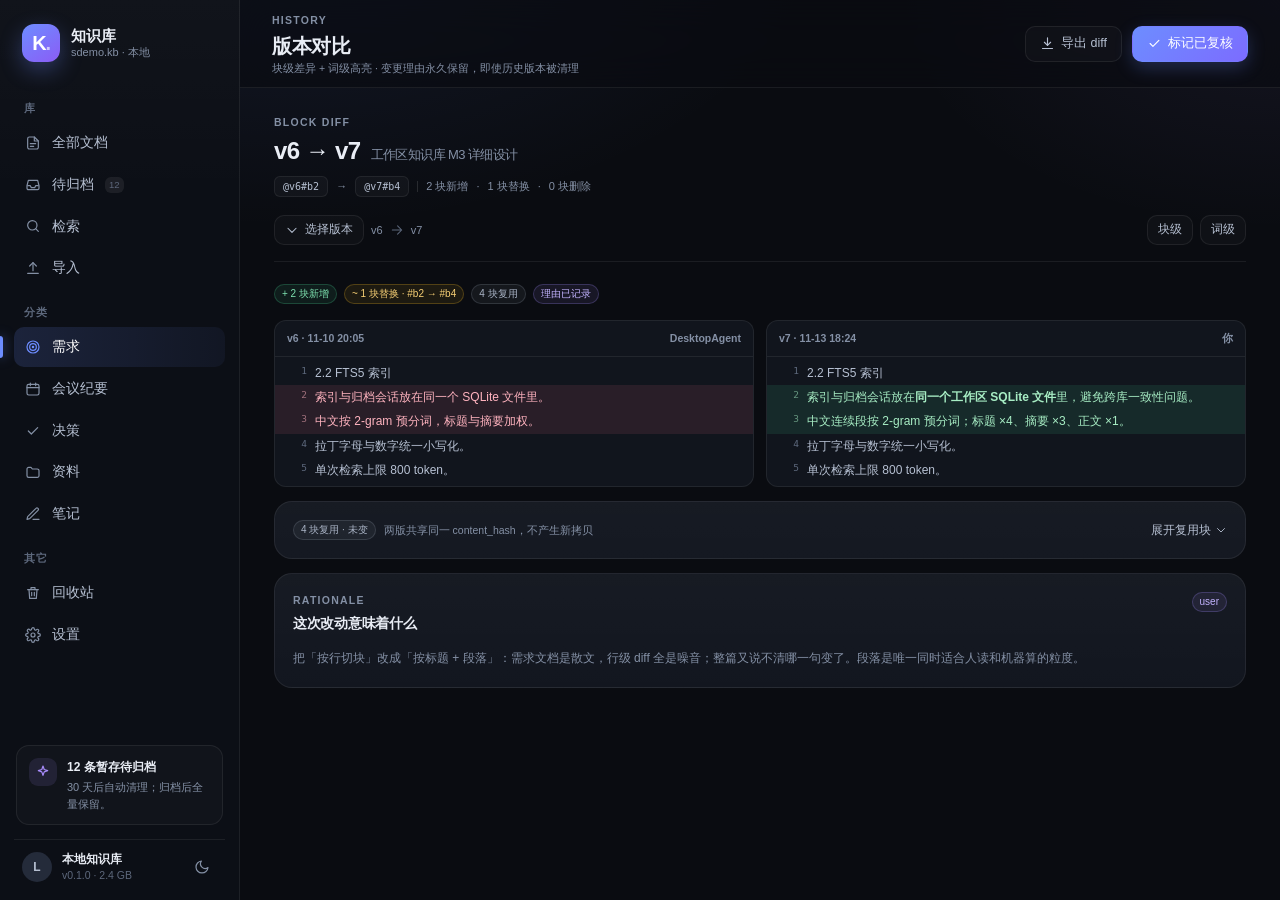
<file: docs/ui-mockups/03-diff.html>
<!DOCTYPE html>
<html lang="zh-CN">
<head>
<meta charset="utf-8">
<title>sdemo.kb · 版本对比</title>
<link rel="stylesheet" href="sdemo-ui.css">
<link rel="stylesheet" href="kb.css">
</head>
<body>
<div class="app-shell">
  
    <aside class="sidebar">
      <a class="brand" href="#">
        <span class="brand-mark">K<span>.</span></span>
        <span class="brand-copy"><strong>知识库</strong><small>sdemo.kb · 本地</small></span>
      </a>

      <div class="nav-group-label">库</div>
      <div class="nav">
        <a class="nav-item" href="#"><svg class="icon" width="16" height="16" viewBox="0 0 24 24" fill="none" stroke="currentColor" stroke-width="1.8" stroke-linecap="round" stroke-linejoin="round" aria-hidden="true"><path d='M14 3H6.5A2.5 2.5 0 0 0 4 5.5v13A2.5 2.5 0 0 0 6.5 21h11a2.5 2.5 0 0 0 2.5-2.5V9z'/><path d='M14 3v6h6'/><path d='M8 13h8M8 17h5'/></svg>全部文档</a>
        <a class="nav-item" href="#"><svg class="icon" width="16" height="16" viewBox="0 0 24 24" fill="none" stroke="currentColor" stroke-width="1.8" stroke-linecap="round" stroke-linejoin="round" aria-hidden="true"><path d='M4 13h4l1.5 3h5L16 13h4'/><path d='M5 5h14l2 8v4a2 2 0 0 1-2 2H5a2 2 0 0 1-2-2v-4z'/></svg>待归档<span class="chip-count">12</span></a>
        <a class="nav-item" href="#"><svg class="icon" width="16" height="16" viewBox="0 0 24 24" fill="none" stroke="currentColor" stroke-width="1.8" stroke-linecap="round" stroke-linejoin="round" aria-hidden="true"><circle cx='11' cy='11' r='7'/><path d='m20 20-4-4'/></svg>检索</a>
        <a class="nav-item" href="#"><svg class="icon" width="16" height="16" viewBox="0 0 24 24" fill="none" stroke="currentColor" stroke-width="1.8" stroke-linecap="round" stroke-linejoin="round" aria-hidden="true"><path d='M12 16V4'/><path d='m7 9 5-5 5 5'/><path d='M4 20h16'/></svg>导入</a>
      </div>

      <div class="nav-group-label">分类</div>
      <div class="nav">
        <a class="nav-item active" href="#"><svg class="icon" width="16" height="16" viewBox="0 0 24 24" fill="none" stroke="currentColor" stroke-width="1.8" stroke-linecap="round" stroke-linejoin="round" aria-hidden="true"><circle cx='12' cy='12' r='9'/><circle cx='12' cy='12' r='5'/><circle cx='12' cy='12' r='1'/></svg>需求</a>
        <a class="nav-item" href="#"><svg class="icon" width="16" height="16" viewBox="0 0 24 24" fill="none" stroke="currentColor" stroke-width="1.8" stroke-linecap="round" stroke-linejoin="round" aria-hidden="true"><rect x='3' y='5' width='18' height='16' rx='2.5'/><path d='M8 3v4M16 3v4M3 10h18'/></svg>会议纪要</a>
        <a class="nav-item" href="#"><svg class="icon" width="16" height="16" viewBox="0 0 24 24" fill="none" stroke="currentColor" stroke-width="1.8" stroke-linecap="round" stroke-linejoin="round" aria-hidden="true"><path d='m5 12 4.5 4.5L19 7'/></svg>决策</a>
        <a class="nav-item" href="#"><svg class="icon" width="16" height="16" viewBox="0 0 24 24" fill="none" stroke="currentColor" stroke-width="1.8" stroke-linecap="round" stroke-linejoin="round" aria-hidden="true"><path d='M3 7.5A2.5 2.5 0 0 1 5.5 5H9l2 2.5h7.5A2.5 2.5 0 0 1 21 10v7.5a2.5 2.5 0 0 1-2.5 2.5h-13A2.5 2.5 0 0 1 3 17.5z'/></svg>资料</a>
        <a class="nav-item" href="#"><svg class="icon" width="16" height="16" viewBox="0 0 24 24" fill="none" stroke="currentColor" stroke-width="1.8" stroke-linecap="round" stroke-linejoin="round" aria-hidden="true"><path d='M12 20h9'/><path d='M16.5 3.5a2.1 2.1 0 0 1 3 3L7 19l-4 1 1-4z'/></svg>笔记</a>
      </div>

      <div class="nav-group-label">其它</div>
      <div class="nav">
        <a class="nav-item" href="#"><svg class="icon" width="16" height="16" viewBox="0 0 24 24" fill="none" stroke="currentColor" stroke-width="1.8" stroke-linecap="round" stroke-linejoin="round" aria-hidden="true"><path d='M4 7h16'/><path d='M9 7V4h6v3'/><path d='M6 7l1 13h10l1-13'/><path d='M10 11v5M14 11v5'/></svg>回收站</a>
        <a class="nav-item" href="#"><svg class="icon" width="16" height="16" viewBox="0 0 24 24" fill="none" stroke="currentColor" stroke-width="1.8" stroke-linecap="round" stroke-linejoin="round" aria-hidden="true"><circle cx='12' cy='12' r='3'/><path d='M19.4 15a1.7 1.7 0 0 0 .3 1.9l.1.1a2 2 0 1 1-2.8 2.8l-.1-.1a1.7 1.7 0 0 0-1.9-.3 1.7 1.7 0 0 0-1 1.5V21a2 2 0 1 1-4 0v-.1a1.7 1.7 0 0 0-1.1-1.5 1.7 1.7 0 0 0-1.9.3l-.1.1a2 2 0 1 1-2.8-2.8l.1-.1a1.7 1.7 0 0 0 .3-1.9 1.7 1.7 0 0 0-1.5-1H3a2 2 0 1 1 0-4h.1a1.7 1.7 0 0 0 1.5-1.1 1.7 1.7 0 0 0-.3-1.9l-.1-.1a2 2 0 1 1 2.8-2.8l.1.1a1.7 1.7 0 0 0 1.9.3H9a1.7 1.7 0 0 0 1-1.5V3a2 2 0 1 1 4 0v.1a1.7 1.7 0 0 0 1 1.5 1.7 1.7 0 0 0 1.9-.3l.1-.1a2 2 0 1 1 2.8 2.8l-.1.1a1.7 1.7 0 0 0-.3 1.9V9a1.7 1.7 0 0 0 1.5 1H21a2 2 0 1 1 0 4h-.1a1.7 1.7 0 0 0-1.5 1z'/></svg>设置</a>
      </div>

      <div class="sidebar-spacer"></div>

      <div class="sidebar-note">
        <div class="sidebar-note-icon"><svg class="icon" width="16" height="16" viewBox="0 0 24 24" fill="none" stroke="currentColor" stroke-width="1.8" stroke-linecap="round" stroke-linejoin="round" aria-hidden="true"><path d='M12 3l1.8 5.2L19 10l-5.2 1.8L12 17l-1.8-5.2L5 10l5.2-1.8z'/></svg></div>
        <div>
          <strong>12 条暂存待归档</strong>
          <p>30 天后自动清理；归档后全量保留。</p>
        </div>
      </div>

      <div class="sidebar-foot">
        <div class="avatar">L</div>
        <div class="sidebar-foot-copy">
          <strong>本地知识库</strong>
          <small>v0.1.0 · 2.4 GB</small>
        </div>
        <button class="icon-btn" title="主题"><svg class="icon" width="16" height="16" viewBox="0 0 24 24" fill="none" stroke="currentColor" stroke-width="1.8" stroke-linecap="round" stroke-linejoin="round" aria-hidden="true"><path d='M21 12.8A9 9 0 1 1 11.2 3a7 7 0 0 0 9.8 9.8z'/></svg></button>
      </div>
    </aside>
    
  <div class="main-column">
    <header class="topbar">
      <div class="topbar-title">
        <span class="eyebrow">History</span>
        <h1>版本对比</h1>
        <p class="topbar-desc">块级差异 + 词级高亮 · 变更理由永久保留，即使历史版本被清理</p>
      </div>
      <div class="topbar-actions"><button class="btn btn-ghost"><svg class="icon" width="15" height="15" viewBox="0 0 24 24" fill="none" stroke="currentColor" stroke-width="1.8" stroke-linecap="round" stroke-linejoin="round" aria-hidden="true"><path d='M12 3v12'/><path d='m7 10 5 5 5-5'/><path d='M4 20h16'/></svg>导出 diff</button><button class="btn btn-primary"><svg class="icon" width="15" height="15" viewBox="0 0 24 24" fill="none" stroke="currentColor" stroke-width="1.8" stroke-linecap="round" stroke-linejoin="round" aria-hidden="true"><path d='m5 12 4.5 4.5L19 7'/></svg>标记已复核</button></div>
    </header>
    <main class="content kb-content"><div class="kb-col kb-col-main" style="padding-top:26px">
<div class="doc-head">
  <span class="eyebrow">Block diff</span>
  <h2 class="doc-title">v6 → v7<span class="muted" style="font-size:13px;font-weight:400;margin-left:10px">工作区知识库 M3 详细设计</span></h2>
  <div class="doc-meta">
    <span class="uri-chip">@v6#b2</span><span>→</span><span class="uri-chip">@v7#b4</span>
    <span class="meta-sep"></span>
    <span>2 块新增</span><span>·</span><span>1 块替换</span><span>·</span><span>0 块删除</span>
  </div>
</div>

<div class="doc-toolbar">
  <button class="btn btn-ghost btn-sm"><svg class="icon" width="14" height="14" viewBox="0 0 24 24" fill="none" stroke="currentColor" stroke-width="1.8" stroke-linecap="round" stroke-linejoin="round" aria-hidden="true"><path d='m5 9 7 7 7-7'/></svg>选择版本</button>
  <span class="muted" style="font-size:11px">v6</span>
  <span class="varrow"><svg class="icon" width="14" height="14" viewBox="0 0 24 24" fill="none" stroke="currentColor" stroke-width="1.8" stroke-linecap="round" stroke-linejoin="round" aria-hidden="true"><path d='M4 12h16M13 5l7 7-7 7'/></svg></span>
  <span class="muted" style="font-size:11px">v7</span>
  <span class="push-right"></span>
  <button class="btn btn-ghost btn-sm">块级</button>
  <button class="btn btn-ghost btn-sm">词级</button>
</div>

<div class="diff-summary">
  <span class="status-pill is-success">+ 2 块新增</span>
  <span class="status-pill is-warning">~ 1 块替换 · #b2 → #b4</span>
  <span class="status-pill is-muted">4 块复用</span>
  <span class="status-pill is-accent">理由已记录</span>
</div>

<div class="diff-grid">
  <div class="diff-pane">
    <div class="diff-pane-head"><span>v6 · 11-10 20:05</span><span class="muted">DesktopAgent</span></div>
    <div class="diff-body">
      <div class="diff-line"><span class="ln">1</span><span>2.2 FTS5 索引</span></div>
      <div class="diff-line diff-del"><span class="ln">2</span><span>索引与归档会话放在同一个 SQLite 文件里。</span></div>
      <div class="diff-line diff-del"><span class="ln">3</span><span>中文按 2-gram 预分词，标题与摘要加权。</span></div>
      <div class="diff-line"><span class="ln">4</span><span>拉丁字母与数字统一小写化。</span></div>
      <div class="diff-line"><span class="ln">5</span><span>单次检索上限 800 token。</span></div>
    </div>
  </div>
  <div class="diff-pane">
    <div class="diff-pane-head"><span>v7 · 11-13 18:24</span><span class="muted">你</span></div>
    <div class="diff-body">
      <div class="diff-line"><span class="ln">1</span><span>2.2 FTS5 索引</span></div>
      <div class="diff-line diff-add"><span class="ln">2</span><span>索引与归档会话放在<strong>同一个工作区 SQLite 文件</strong>里，避免跨库一致性问题。</span></div>
      <div class="diff-line diff-add"><span class="ln">3</span><span>中文连续段按 2-gram 预分词；标题 ×4、摘要 ×3、正文 ×1。</span></div>
      <div class="diff-line"><span class="ln">4</span><span>拉丁字母与数字统一小写化。</span></div>
      <div class="diff-line"><span class="ln">5</span><span>单次检索上限 800 token。</span></div>
    </div>
  </div>
</div>

<div class="card" style="margin-top:14px">
  <div class="btn-row">
    <span class="status-pill is-muted">4 块复用 · 未变</span>
    <span class="muted" style="font-size:10.5px">两版共享同一 content_hash，不产生新拷贝</span>
    <span class="push-right"></span>
    <button class="text-link">展开复用块 <svg class="icon" width="12" height="12" viewBox="0 0 24 24" fill="none" stroke="currentColor" stroke-width="1.8" stroke-linecap="round" stroke-linejoin="round" aria-hidden="true"><path d='m5 9 7 7 7-7'/></svg></button>
  </div>
</div>

<div class="card" style="margin-top:14px">
  <div class="card-head">
    <div>
      <span class="eyebrow">Rationale</span>
      <h3 style="font-size:14px">这次改动意味着什么</h3>
    </div>
    <span class="status-pill is-accent">user</span>
  </div>
  <p class="muted" style="font-size:12px;line-height:1.75">把「按行切块」改成「按标题 + 段落」：需求文档是散文，行级 diff 全是噪音；整篇又说不清哪一句变了。段落是唯一同时适合人读和机器算的粒度。</p>
</div>
</div></main>
  </div>
</div>
</body>
</html>
</file>
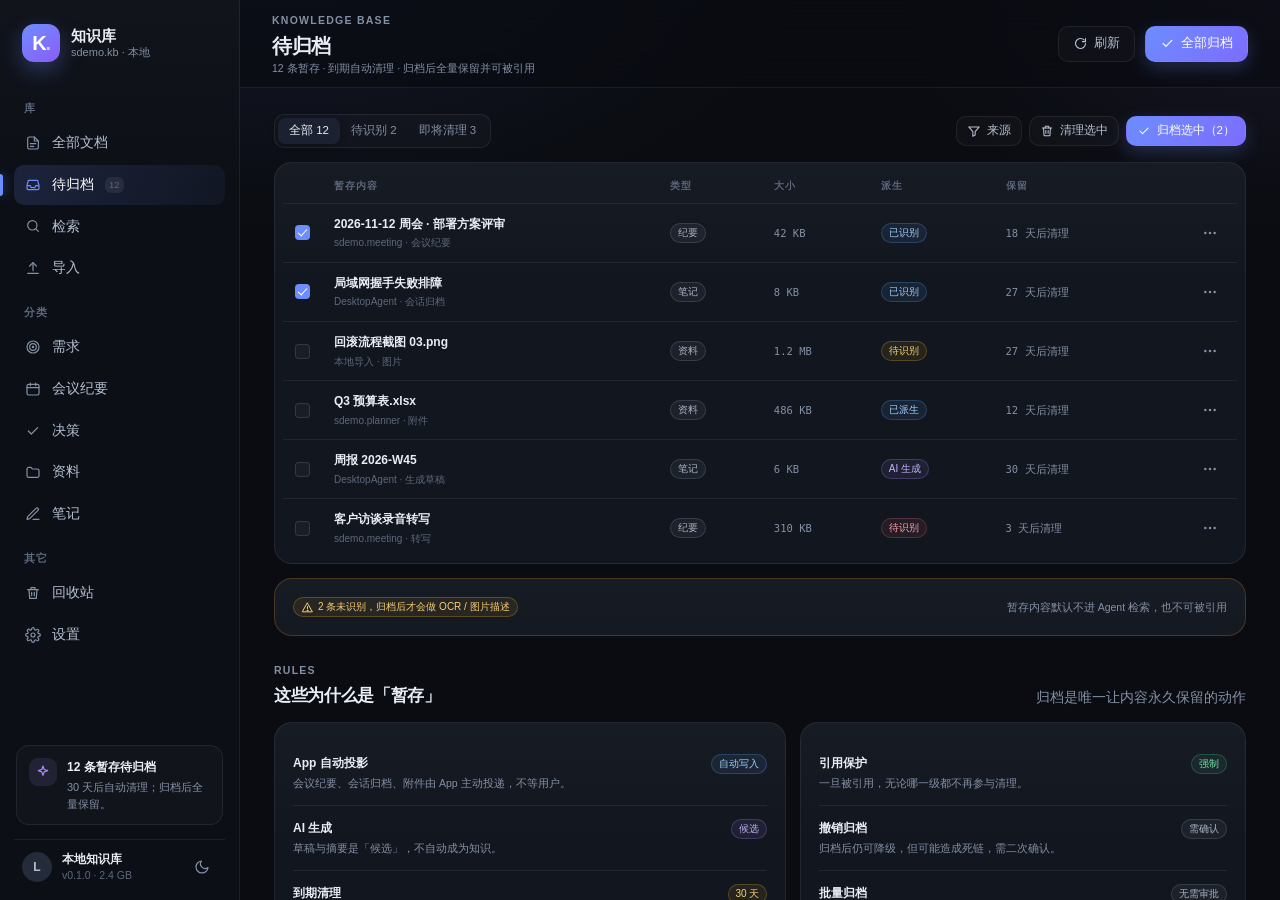
<file: docs/ui-mockups/04-inbox.html>
<!DOCTYPE html>
<html lang="zh-CN">
<head>
<meta charset="utf-8">
<title>sdemo.kb · 待归档</title>
<link rel="stylesheet" href="sdemo-ui.css">
<link rel="stylesheet" href="kb.css">
</head>
<body>
<div class="app-shell">
  
    <aside class="sidebar">
      <a class="brand" href="#">
        <span class="brand-mark">K<span>.</span></span>
        <span class="brand-copy"><strong>知识库</strong><small>sdemo.kb · 本地</small></span>
      </a>

      <div class="nav-group-label">库</div>
      <div class="nav">
        <a class="nav-item" href="#"><svg class="icon" width="16" height="16" viewBox="0 0 24 24" fill="none" stroke="currentColor" stroke-width="1.8" stroke-linecap="round" stroke-linejoin="round" aria-hidden="true"><path d='M14 3H6.5A2.5 2.5 0 0 0 4 5.5v13A2.5 2.5 0 0 0 6.5 21h11a2.5 2.5 0 0 0 2.5-2.5V9z'/><path d='M14 3v6h6'/><path d='M8 13h8M8 17h5'/></svg>全部文档</a>
        <a class="nav-item active" href="#"><svg class="icon" width="16" height="16" viewBox="0 0 24 24" fill="none" stroke="currentColor" stroke-width="1.8" stroke-linecap="round" stroke-linejoin="round" aria-hidden="true"><path d='M4 13h4l1.5 3h5L16 13h4'/><path d='M5 5h14l2 8v4a2 2 0 0 1-2 2H5a2 2 0 0 1-2-2v-4z'/></svg>待归档<span class="chip-count">12</span></a>
        <a class="nav-item" href="#"><svg class="icon" width="16" height="16" viewBox="0 0 24 24" fill="none" stroke="currentColor" stroke-width="1.8" stroke-linecap="round" stroke-linejoin="round" aria-hidden="true"><circle cx='11' cy='11' r='7'/><path d='m20 20-4-4'/></svg>检索</a>
        <a class="nav-item" href="#"><svg class="icon" width="16" height="16" viewBox="0 0 24 24" fill="none" stroke="currentColor" stroke-width="1.8" stroke-linecap="round" stroke-linejoin="round" aria-hidden="true"><path d='M12 16V4'/><path d='m7 9 5-5 5 5'/><path d='M4 20h16'/></svg>导入</a>
      </div>

      <div class="nav-group-label">分类</div>
      <div class="nav">
        <a class="nav-item" href="#"><svg class="icon" width="16" height="16" viewBox="0 0 24 24" fill="none" stroke="currentColor" stroke-width="1.8" stroke-linecap="round" stroke-linejoin="round" aria-hidden="true"><circle cx='12' cy='12' r='9'/><circle cx='12' cy='12' r='5'/><circle cx='12' cy='12' r='1'/></svg>需求</a>
        <a class="nav-item" href="#"><svg class="icon" width="16" height="16" viewBox="0 0 24 24" fill="none" stroke="currentColor" stroke-width="1.8" stroke-linecap="round" stroke-linejoin="round" aria-hidden="true"><rect x='3' y='5' width='18' height='16' rx='2.5'/><path d='M8 3v4M16 3v4M3 10h18'/></svg>会议纪要</a>
        <a class="nav-item" href="#"><svg class="icon" width="16" height="16" viewBox="0 0 24 24" fill="none" stroke="currentColor" stroke-width="1.8" stroke-linecap="round" stroke-linejoin="round" aria-hidden="true"><path d='m5 12 4.5 4.5L19 7'/></svg>决策</a>
        <a class="nav-item" href="#"><svg class="icon" width="16" height="16" viewBox="0 0 24 24" fill="none" stroke="currentColor" stroke-width="1.8" stroke-linecap="round" stroke-linejoin="round" aria-hidden="true"><path d='M3 7.5A2.5 2.5 0 0 1 5.5 5H9l2 2.5h7.5A2.5 2.5 0 0 1 21 10v7.5a2.5 2.5 0 0 1-2.5 2.5h-13A2.5 2.5 0 0 1 3 17.5z'/></svg>资料</a>
        <a class="nav-item" href="#"><svg class="icon" width="16" height="16" viewBox="0 0 24 24" fill="none" stroke="currentColor" stroke-width="1.8" stroke-linecap="round" stroke-linejoin="round" aria-hidden="true"><path d='M12 20h9'/><path d='M16.5 3.5a2.1 2.1 0 0 1 3 3L7 19l-4 1 1-4z'/></svg>笔记</a>
      </div>

      <div class="nav-group-label">其它</div>
      <div class="nav">
        <a class="nav-item" href="#"><svg class="icon" width="16" height="16" viewBox="0 0 24 24" fill="none" stroke="currentColor" stroke-width="1.8" stroke-linecap="round" stroke-linejoin="round" aria-hidden="true"><path d='M4 7h16'/><path d='M9 7V4h6v3'/><path d='M6 7l1 13h10l1-13'/><path d='M10 11v5M14 11v5'/></svg>回收站</a>
        <a class="nav-item" href="#"><svg class="icon" width="16" height="16" viewBox="0 0 24 24" fill="none" stroke="currentColor" stroke-width="1.8" stroke-linecap="round" stroke-linejoin="round" aria-hidden="true"><circle cx='12' cy='12' r='3'/><path d='M19.4 15a1.7 1.7 0 0 0 .3 1.9l.1.1a2 2 0 1 1-2.8 2.8l-.1-.1a1.7 1.7 0 0 0-1.9-.3 1.7 1.7 0 0 0-1 1.5V21a2 2 0 1 1-4 0v-.1a1.7 1.7 0 0 0-1.1-1.5 1.7 1.7 0 0 0-1.9.3l-.1.1a2 2 0 1 1-2.8-2.8l.1-.1a1.7 1.7 0 0 0 .3-1.9 1.7 1.7 0 0 0-1.5-1H3a2 2 0 1 1 0-4h.1a1.7 1.7 0 0 0 1.5-1.1 1.7 1.7 0 0 0-.3-1.9l-.1-.1a2 2 0 1 1 2.8-2.8l.1.1a1.7 1.7 0 0 0 1.9.3H9a1.7 1.7 0 0 0 1-1.5V3a2 2 0 1 1 4 0v.1a1.7 1.7 0 0 0 1 1.5 1.7 1.7 0 0 0 1.9-.3l.1-.1a2 2 0 1 1 2.8 2.8l-.1.1a1.7 1.7 0 0 0-.3 1.9V9a1.7 1.7 0 0 0 1.5 1H21a2 2 0 1 1 0 4h-.1a1.7 1.7 0 0 0-1.5 1z'/></svg>设置</a>
      </div>

      <div class="sidebar-spacer"></div>

      <div class="sidebar-note">
        <div class="sidebar-note-icon"><svg class="icon" width="16" height="16" viewBox="0 0 24 24" fill="none" stroke="currentColor" stroke-width="1.8" stroke-linecap="round" stroke-linejoin="round" aria-hidden="true"><path d='M12 3l1.8 5.2L19 10l-5.2 1.8L12 17l-1.8-5.2L5 10l5.2-1.8z'/></svg></div>
        <div>
          <strong>12 条暂存待归档</strong>
          <p>30 天后自动清理；归档后全量保留。</p>
        </div>
      </div>

      <div class="sidebar-foot">
        <div class="avatar">L</div>
        <div class="sidebar-foot-copy">
          <strong>本地知识库</strong>
          <small>v0.1.0 · 2.4 GB</small>
        </div>
        <button class="icon-btn" title="主题"><svg class="icon" width="16" height="16" viewBox="0 0 24 24" fill="none" stroke="currentColor" stroke-width="1.8" stroke-linecap="round" stroke-linejoin="round" aria-hidden="true"><path d='M21 12.8A9 9 0 1 1 11.2 3a7 7 0 0 0 9.8 9.8z'/></svg></button>
      </div>
    </aside>
    
  <div class="main-column">
    <header class="topbar">
      <div class="topbar-title">
        <span class="eyebrow">Knowledge Base</span>
        <h1>待归档</h1>
        <p class="topbar-desc">12 条暂存 · 到期自动清理 · 归档后全量保留并可被引用</p>
      </div>
      <div class="topbar-actions"><button class="btn btn-ghost"><svg class="icon" width="15" height="15" viewBox="0 0 24 24" fill="none" stroke="currentColor" stroke-width="1.8" stroke-linecap="round" stroke-linejoin="round" aria-hidden="true"><path d='M20 12a8 8 0 1 1-2.3-5.7'/><path d='M20 4v5h-5'/></svg>刷新</button><button class="btn btn-primary"><svg class="icon" width="15" height="15" viewBox="0 0 24 24" fill="none" stroke="currentColor" stroke-width="1.8" stroke-linecap="round" stroke-linejoin="round" aria-hidden="true"><path d='m5 12 4.5 4.5L19 7'/></svg>全部归档</button></div>
    </header>
    <main class="content kb-content"><div class="kb-col kb-col-main">
<div class="page-toolbar">
  <div class="segmented">
    <button class="active">全部 12</button>
    <button>待识别 2</button>
    <button>即将清理 3</button>
  </div>
  <span class="push-right"></span>
  <button class="btn btn-ghost btn-sm"><svg class="icon" width="14" height="14" viewBox="0 0 24 24" fill="none" stroke="currentColor" stroke-width="1.8" stroke-linecap="round" stroke-linejoin="round" aria-hidden="true"><path d='M3 5h18l-7 8v6l-4 2v-8z'/></svg>来源</button>
  <button class="btn btn-ghost btn-sm"><svg class="icon" width="14" height="14" viewBox="0 0 24 24" fill="none" stroke="currentColor" stroke-width="1.8" stroke-linecap="round" stroke-linejoin="round" aria-hidden="true"><path d='M4 7h16'/><path d='M9 7V4h6v3'/><path d='M6 7l1 13h10l1-13'/><path d='M10 11v5M14 11v5'/></svg>清理选中</button>
  <button class="btn btn-primary btn-sm"><svg class="icon" width="14" height="14" viewBox="0 0 24 24" fill="none" stroke="currentColor" stroke-width="1.8" stroke-linecap="round" stroke-linejoin="round" aria-hidden="true"><path d='m5 12 4.5 4.5L19 7'/></svg>归档选中（2）</button>
</div>

<div class="card" style="padding:16px 8px 6px">
  <table class="kbtable">
    <thead>
      <tr>
        <th style="width:26px"></th>
        <th>暂存内容</th>
        <th>类型</th>
        <th>大小</th>
        <th>派生</th>
        <th>保留</th>
        <th></th>
      </tr>
    </thead>
    <tbody>
        <tr>
          <td><span class="check on"></span></td>
          <td>
            <div class="cell-title">2026-11-12 周会 · 部署方案评审</div>
            <div class="cell-sub">sdemo.meeting · 会议纪要</div>
          </td>
          <td><span class="status-pill is-muted">纪要</span></td>
          <td class="num">42 KB</td>
          <td><span class="status-pill is-info">已识别</span></td>
          <td class="num">18 天后清理</td>
          <td style="text-align:right"><button class="icon-btn"><svg class="icon" width="16" height="16" viewBox="0 0 24 24" fill="none" stroke="currentColor" stroke-width="1.8" stroke-linecap="round" stroke-linejoin="round" aria-hidden="true"><circle cx='5' cy='12' r='1'/><circle cx='12' cy='12' r='1'/><circle cx='19' cy='12' r='1'/></svg></button></td>
        </tr>
        <tr>
          <td><span class="check on"></span></td>
          <td>
            <div class="cell-title">局域网握手失败排障</div>
            <div class="cell-sub">DesktopAgent · 会话归档</div>
          </td>
          <td><span class="status-pill is-muted">笔记</span></td>
          <td class="num">8 KB</td>
          <td><span class="status-pill is-info">已识别</span></td>
          <td class="num">27 天后清理</td>
          <td style="text-align:right"><button class="icon-btn"><svg class="icon" width="16" height="16" viewBox="0 0 24 24" fill="none" stroke="currentColor" stroke-width="1.8" stroke-linecap="round" stroke-linejoin="round" aria-hidden="true"><circle cx='5' cy='12' r='1'/><circle cx='12' cy='12' r='1'/><circle cx='19' cy='12' r='1'/></svg></button></td>
        </tr>
        <tr>
          <td><span class="check"></span></td>
          <td>
            <div class="cell-title">回滚流程截图 03.png</div>
            <div class="cell-sub">本地导入 · 图片</div>
          </td>
          <td><span class="status-pill is-muted">资料</span></td>
          <td class="num">1.2 MB</td>
          <td><span class="status-pill is-warning">待识别</span></td>
          <td class="num">27 天后清理</td>
          <td style="text-align:right"><button class="icon-btn"><svg class="icon" width="16" height="16" viewBox="0 0 24 24" fill="none" stroke="currentColor" stroke-width="1.8" stroke-linecap="round" stroke-linejoin="round" aria-hidden="true"><circle cx='5' cy='12' r='1'/><circle cx='12' cy='12' r='1'/><circle cx='19' cy='12' r='1'/></svg></button></td>
        </tr>
        <tr>
          <td><span class="check"></span></td>
          <td>
            <div class="cell-title">Q3 预算表.xlsx</div>
            <div class="cell-sub">sdemo.planner · 附件</div>
          </td>
          <td><span class="status-pill is-muted">资料</span></td>
          <td class="num">486 KB</td>
          <td><span class="status-pill is-info">已派生</span></td>
          <td class="num">12 天后清理</td>
          <td style="text-align:right"><button class="icon-btn"><svg class="icon" width="16" height="16" viewBox="0 0 24 24" fill="none" stroke="currentColor" stroke-width="1.8" stroke-linecap="round" stroke-linejoin="round" aria-hidden="true"><circle cx='5' cy='12' r='1'/><circle cx='12' cy='12' r='1'/><circle cx='19' cy='12' r='1'/></svg></button></td>
        </tr>
        <tr>
          <td><span class="check"></span></td>
          <td>
            <div class="cell-title">周报 2026-W45</div>
            <div class="cell-sub">DesktopAgent · 生成草稿</div>
          </td>
          <td><span class="status-pill is-muted">笔记</span></td>
          <td class="num">6 KB</td>
          <td><span class="status-pill is-accent">AI 生成</span></td>
          <td class="num">30 天后清理</td>
          <td style="text-align:right"><button class="icon-btn"><svg class="icon" width="16" height="16" viewBox="0 0 24 24" fill="none" stroke="currentColor" stroke-width="1.8" stroke-linecap="round" stroke-linejoin="round" aria-hidden="true"><circle cx='5' cy='12' r='1'/><circle cx='12' cy='12' r='1'/><circle cx='19' cy='12' r='1'/></svg></button></td>
        </tr>
        <tr>
          <td><span class="check"></span></td>
          <td>
            <div class="cell-title">客户访谈录音转写</div>
            <div class="cell-sub">sdemo.meeting · 转写</div>
          </td>
          <td><span class="status-pill is-muted">纪要</span></td>
          <td class="num">310 KB</td>
          <td><span class="status-pill is-danger">待识别</span></td>
          <td class="num">3 天后清理</td>
          <td style="text-align:right"><button class="icon-btn"><svg class="icon" width="16" height="16" viewBox="0 0 24 24" fill="none" stroke="currentColor" stroke-width="1.8" stroke-linecap="round" stroke-linejoin="round" aria-hidden="true"><circle cx='5' cy='12' r='1'/><circle cx='12' cy='12' r='1'/><circle cx='19' cy='12' r='1'/></svg></button></td>
        </tr></tbody>
  </table>
</div>

<div class="card" style="margin-top:14px;border-color:rgba(251,191,36,.2)">
  <div class="btn-row">
    <span class="status-pill is-warning"><svg class="icon" width="13" height="13" viewBox="0 0 24 24" fill="none" stroke="currentColor" stroke-width="1.8" stroke-linecap="round" stroke-linejoin="round" aria-hidden="true"><path d='M12 4 21 20H3z'/><path d='M12 10v4'/><circle cx='12' cy='17.4' r='.9'/></svg>2 条未识别，归档后才会做 OCR / 图片描述</span>
    <span class="push-right muted" style="font-size:10.5px">暂存内容默认不进 Agent 检索，也不可被引用</span>
  </div>
</div>

<div class="section-block">
  <div class="section-head">
    <div><span class="eyebrow">Rules</span><h3>这些为什么是「暂存」</h3></div>
    <span class="muted">归档是唯一让内容永久保留的动作</span>
  </div>
  <div class="split-2">
    <div class="card">
      <div class="setting-row">
        <div class="setting-copy"><strong>App 自动投影</strong><small>会议纪要、会话归档、附件由 App 主动投递，不等用户。</small></div>
        <span class="status-pill is-info">自动写入</span>
      </div>
      <div class="setting-row">
        <div class="setting-copy"><strong>AI 生成</strong><small>草稿与摘要是「候选」，不自动成为知识。</small></div>
        <span class="status-pill is-accent">候选</span>
      </div>
      <div class="setting-row">
        <div class="setting-copy"><strong>到期清理</strong><small>按 kind 设 TTL，软删进回收站保留 7 天。</small></div>
        <span class="status-pill is-warning">30 天</span>
      </div>
    </div>
    <div class="card">
      <div class="setting-row">
        <div class="setting-copy"><strong>引用保护</strong><small>一旦被引用，无论哪一级都不再参与清理。</small></div>
        <span class="status-pill is-success">强制</span>
      </div>
      <div class="setting-row">
        <div class="setting-copy"><strong>撤销归档</strong><small>归档后仍可降级，但可能造成死链，需二次确认。</small></div>
        <span class="status-pill is-muted">需确认</span>
      </div>
      <div class="setting-row">
        <div class="setting-copy"><strong>批量归档</strong><small>选中多项一次确认，只弹一次。</small></div>
        <span class="status-pill is-muted">无需审批</span>
      </div>
    </div>
  </div>
</div>
</div></main>
  </div>
</div>
</body>
</html>
</file>
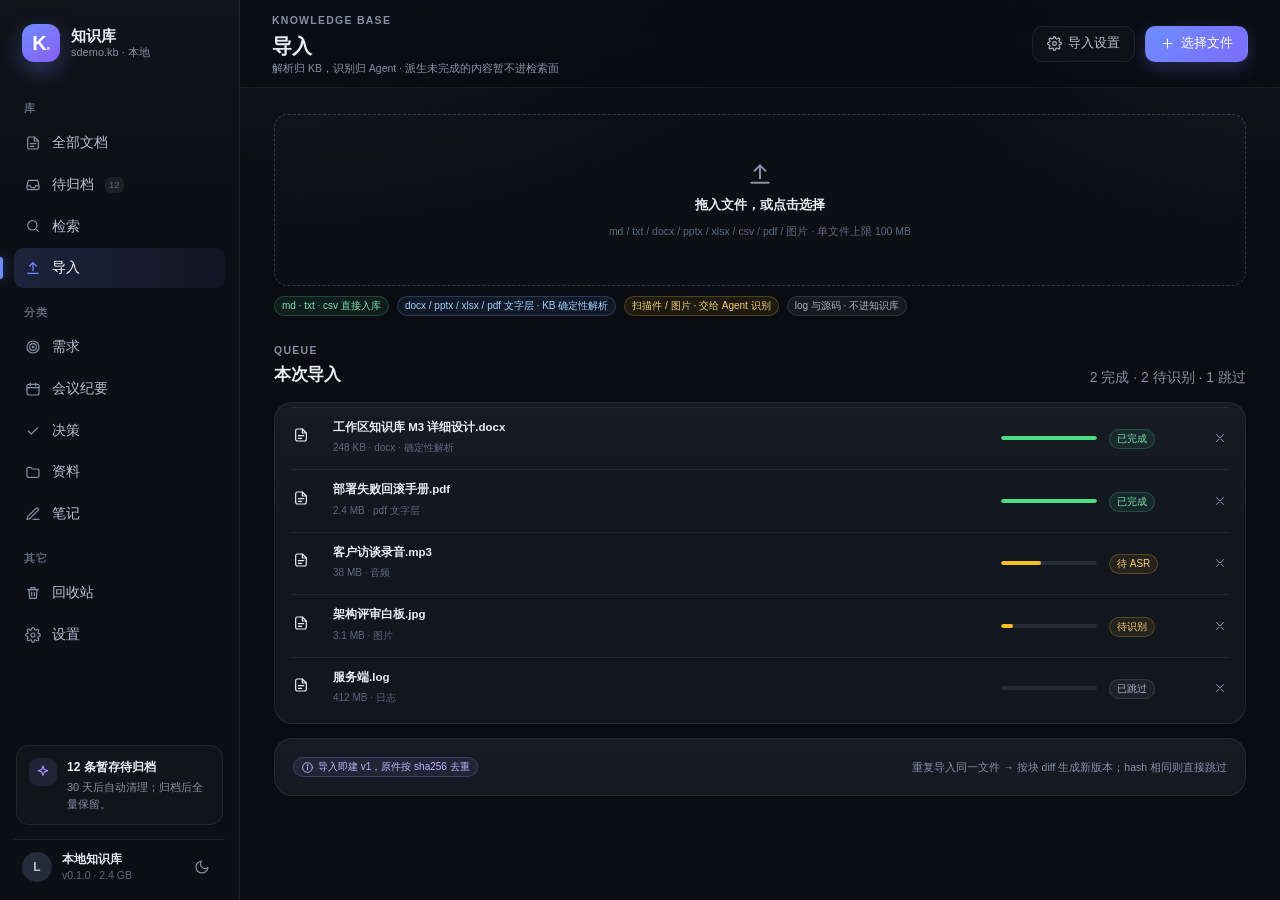
<file: docs/ui-mockups/05-import.html>
<!DOCTYPE html>
<html lang="zh-CN">
<head>
<meta charset="utf-8">
<title>sdemo.kb · 导入</title>
<link rel="stylesheet" href="sdemo-ui.css">
<link rel="stylesheet" href="kb.css">
</head>
<body>
<div class="app-shell">
  
    <aside class="sidebar">
      <a class="brand" href="#">
        <span class="brand-mark">K<span>.</span></span>
        <span class="brand-copy"><strong>知识库</strong><small>sdemo.kb · 本地</small></span>
      </a>

      <div class="nav-group-label">库</div>
      <div class="nav">
        <a class="nav-item" href="#"><svg class="icon" width="16" height="16" viewBox="0 0 24 24" fill="none" stroke="currentColor" stroke-width="1.8" stroke-linecap="round" stroke-linejoin="round" aria-hidden="true"><path d='M14 3H6.5A2.5 2.5 0 0 0 4 5.5v13A2.5 2.5 0 0 0 6.5 21h11a2.5 2.5 0 0 0 2.5-2.5V9z'/><path d='M14 3v6h6'/><path d='M8 13h8M8 17h5'/></svg>全部文档</a>
        <a class="nav-item" href="#"><svg class="icon" width="16" height="16" viewBox="0 0 24 24" fill="none" stroke="currentColor" stroke-width="1.8" stroke-linecap="round" stroke-linejoin="round" aria-hidden="true"><path d='M4 13h4l1.5 3h5L16 13h4'/><path d='M5 5h14l2 8v4a2 2 0 0 1-2 2H5a2 2 0 0 1-2-2v-4z'/></svg>待归档<span class="chip-count">12</span></a>
        <a class="nav-item" href="#"><svg class="icon" width="16" height="16" viewBox="0 0 24 24" fill="none" stroke="currentColor" stroke-width="1.8" stroke-linecap="round" stroke-linejoin="round" aria-hidden="true"><circle cx='11' cy='11' r='7'/><path d='m20 20-4-4'/></svg>检索</a>
        <a class="nav-item active" href="#"><svg class="icon" width="16" height="16" viewBox="0 0 24 24" fill="none" stroke="currentColor" stroke-width="1.8" stroke-linecap="round" stroke-linejoin="round" aria-hidden="true"><path d='M12 16V4'/><path d='m7 9 5-5 5 5'/><path d='M4 20h16'/></svg>导入</a>
      </div>

      <div class="nav-group-label">分类</div>
      <div class="nav">
        <a class="nav-item" href="#"><svg class="icon" width="16" height="16" viewBox="0 0 24 24" fill="none" stroke="currentColor" stroke-width="1.8" stroke-linecap="round" stroke-linejoin="round" aria-hidden="true"><circle cx='12' cy='12' r='9'/><circle cx='12' cy='12' r='5'/><circle cx='12' cy='12' r='1'/></svg>需求</a>
        <a class="nav-item" href="#"><svg class="icon" width="16" height="16" viewBox="0 0 24 24" fill="none" stroke="currentColor" stroke-width="1.8" stroke-linecap="round" stroke-linejoin="round" aria-hidden="true"><rect x='3' y='5' width='18' height='16' rx='2.5'/><path d='M8 3v4M16 3v4M3 10h18'/></svg>会议纪要</a>
        <a class="nav-item" href="#"><svg class="icon" width="16" height="16" viewBox="0 0 24 24" fill="none" stroke="currentColor" stroke-width="1.8" stroke-linecap="round" stroke-linejoin="round" aria-hidden="true"><path d='m5 12 4.5 4.5L19 7'/></svg>决策</a>
        <a class="nav-item" href="#"><svg class="icon" width="16" height="16" viewBox="0 0 24 24" fill="none" stroke="currentColor" stroke-width="1.8" stroke-linecap="round" stroke-linejoin="round" aria-hidden="true"><path d='M3 7.5A2.5 2.5 0 0 1 5.5 5H9l2 2.5h7.5A2.5 2.5 0 0 1 21 10v7.5a2.5 2.5 0 0 1-2.5 2.5h-13A2.5 2.5 0 0 1 3 17.5z'/></svg>资料</a>
        <a class="nav-item" href="#"><svg class="icon" width="16" height="16" viewBox="0 0 24 24" fill="none" stroke="currentColor" stroke-width="1.8" stroke-linecap="round" stroke-linejoin="round" aria-hidden="true"><path d='M12 20h9'/><path d='M16.5 3.5a2.1 2.1 0 0 1 3 3L7 19l-4 1 1-4z'/></svg>笔记</a>
      </div>

      <div class="nav-group-label">其它</div>
      <div class="nav">
        <a class="nav-item" href="#"><svg class="icon" width="16" height="16" viewBox="0 0 24 24" fill="none" stroke="currentColor" stroke-width="1.8" stroke-linecap="round" stroke-linejoin="round" aria-hidden="true"><path d='M4 7h16'/><path d='M9 7V4h6v3'/><path d='M6 7l1 13h10l1-13'/><path d='M10 11v5M14 11v5'/></svg>回收站</a>
        <a class="nav-item" href="#"><svg class="icon" width="16" height="16" viewBox="0 0 24 24" fill="none" stroke="currentColor" stroke-width="1.8" stroke-linecap="round" stroke-linejoin="round" aria-hidden="true"><circle cx='12' cy='12' r='3'/><path d='M19.4 15a1.7 1.7 0 0 0 .3 1.9l.1.1a2 2 0 1 1-2.8 2.8l-.1-.1a1.7 1.7 0 0 0-1.9-.3 1.7 1.7 0 0 0-1 1.5V21a2 2 0 1 1-4 0v-.1a1.7 1.7 0 0 0-1.1-1.5 1.7 1.7 0 0 0-1.9.3l-.1.1a2 2 0 1 1-2.8-2.8l.1-.1a1.7 1.7 0 0 0 .3-1.9 1.7 1.7 0 0 0-1.5-1H3a2 2 0 1 1 0-4h.1a1.7 1.7 0 0 0 1.5-1.1 1.7 1.7 0 0 0-.3-1.9l-.1-.1a2 2 0 1 1 2.8-2.8l.1.1a1.7 1.7 0 0 0 1.9.3H9a1.7 1.7 0 0 0 1-1.5V3a2 2 0 1 1 4 0v.1a1.7 1.7 0 0 0 1 1.5 1.7 1.7 0 0 0 1.9-.3l.1-.1a2 2 0 1 1 2.8 2.8l-.1.1a1.7 1.7 0 0 0-.3 1.9V9a1.7 1.7 0 0 0 1.5 1H21a2 2 0 1 1 0 4h-.1a1.7 1.7 0 0 0-1.5 1z'/></svg>设置</a>
      </div>

      <div class="sidebar-spacer"></div>

      <div class="sidebar-note">
        <div class="sidebar-note-icon"><svg class="icon" width="16" height="16" viewBox="0 0 24 24" fill="none" stroke="currentColor" stroke-width="1.8" stroke-linecap="round" stroke-linejoin="round" aria-hidden="true"><path d='M12 3l1.8 5.2L19 10l-5.2 1.8L12 17l-1.8-5.2L5 10l5.2-1.8z'/></svg></div>
        <div>
          <strong>12 条暂存待归档</strong>
          <p>30 天后自动清理；归档后全量保留。</p>
        </div>
      </div>

      <div class="sidebar-foot">
        <div class="avatar">L</div>
        <div class="sidebar-foot-copy">
          <strong>本地知识库</strong>
          <small>v0.1.0 · 2.4 GB</small>
        </div>
        <button class="icon-btn" title="主题"><svg class="icon" width="16" height="16" viewBox="0 0 24 24" fill="none" stroke="currentColor" stroke-width="1.8" stroke-linecap="round" stroke-linejoin="round" aria-hidden="true"><path d='M21 12.8A9 9 0 1 1 11.2 3a7 7 0 0 0 9.8 9.8z'/></svg></button>
      </div>
    </aside>
    
  <div class="main-column">
    <header class="topbar">
      <div class="topbar-title">
        <span class="eyebrow">Knowledge Base</span>
        <h1>导入</h1>
        <p class="topbar-desc">解析归 KB，识别归 Agent · 派生未完成的内容暂不进检索面</p>
      </div>
      <div class="topbar-actions"><button class="btn btn-ghost"><svg class="icon" width="15" height="15" viewBox="0 0 24 24" fill="none" stroke="currentColor" stroke-width="1.8" stroke-linecap="round" stroke-linejoin="round" aria-hidden="true"><circle cx='12' cy='12' r='3'/><path d='M19.4 15a1.7 1.7 0 0 0 .3 1.9l.1.1a2 2 0 1 1-2.8 2.8l-.1-.1a1.7 1.7 0 0 0-1.9-.3 1.7 1.7 0 0 0-1 1.5V21a2 2 0 1 1-4 0v-.1a1.7 1.7 0 0 0-1.1-1.5 1.7 1.7 0 0 0-1.9.3l-.1.1a2 2 0 1 1-2.8-2.8l.1-.1a1.7 1.7 0 0 0 .3-1.9 1.7 1.7 0 0 0-1.5-1H3a2 2 0 1 1 0-4h.1a1.7 1.7 0 0 0 1.5-1.1 1.7 1.7 0 0 0-.3-1.9l-.1-.1a2 2 0 1 1 2.8-2.8l.1.1a1.7 1.7 0 0 0 1.9.3H9a1.7 1.7 0 0 0 1-1.5V3a2 2 0 1 1 4 0v.1a1.7 1.7 0 0 0 1 1.5 1.7 1.7 0 0 0 1.9-.3l.1-.1a2 2 0 1 1 2.8 2.8l-.1.1a1.7 1.7 0 0 0-.3 1.9V9a1.7 1.7 0 0 0 1.5 1H21a2 2 0 1 1 0 4h-.1a1.7 1.7 0 0 0-1.5 1z'/></svg>导入设置</button><button class="btn btn-primary"><svg class="icon" width="15" height="15" viewBox="0 0 24 24" fill="none" stroke="currentColor" stroke-width="1.8" stroke-linecap="round" stroke-linejoin="round" aria-hidden="true"><path d='M12 5v14M5 12h14'/></svg>选择文件</button></div>
    </header>
    <main class="content kb-content"><div class="kb-col kb-col-main">
<div class="dropzone">
  <svg class="icon" width="26" height="26" viewBox="0 0 24 24" fill="none" stroke="currentColor" stroke-width="1.8" stroke-linecap="round" stroke-linejoin="round" aria-hidden="true"><path d='M12 16V4'/><path d='m7 9 5-5 5 5'/><path d='M4 20h16'/></svg>
  <strong>拖入文件，或点击选择</strong>
  <small>md / txt / docx / pptx / xlsx / csv / pdf / 图片 · 单文件上限 100 MB</small>
</div>

<div class="btn-row" style="margin-top:10px">
  <span class="status-pill is-success">md · txt · csv 直接入库</span>
  <span class="status-pill is-info">docx / pptx / xlsx / pdf 文字层 · KB 确定性解析</span>
  <span class="status-pill is-warning">扫描件 / 图片 · 交给 Agent 识别</span>
  <span class="status-pill is-muted">log 与源码 · 不进知识库</span>
</div>

<div class="section-block">
  <div class="section-head">
    <div><span class="eyebrow">Queue</span><h3>本次导入</h3></div>
    <span class="muted">2 完成 · 2 待识别 · 1 跳过</span>
  </div>
  <div class="card" style="padding:4px 16px">
    
        <div class="queue-row">
          <div><svg class="icon" width="16" height="16" viewBox="0 0 24 24" fill="none" stroke="currentColor" stroke-width="1.8" stroke-linecap="round" stroke-linejoin="round" aria-hidden="true"><path d='M14 3H6.5A2.5 2.5 0 0 0 4 5.5v13A2.5 2.5 0 0 0 6.5 21h11a2.5 2.5 0 0 0 2.5-2.5V9z'/><path d='M14 3v6h6'/><path d='M8 13h8M8 17h5'/></svg></div>
          <div class="queue-file"><strong>工作区知识库 M3 详细设计.docx</strong><small>248 KB · docx · 确定性解析</small></div>
          <div class="bar is-done"><span style="width:100%"></span></div>
          <div><span class="status-pill is-success">已完成</span></div>
          <button class="icon-btn"><svg class="icon" width="14" height="14" viewBox="0 0 24 24" fill="none" stroke="currentColor" stroke-width="1.8" stroke-linecap="round" stroke-linejoin="round" aria-hidden="true"><path d='M6 6l12 12M18 6 6 18'/></svg></button>
        </div>
        <div class="queue-row">
          <div><svg class="icon" width="16" height="16" viewBox="0 0 24 24" fill="none" stroke="currentColor" stroke-width="1.8" stroke-linecap="round" stroke-linejoin="round" aria-hidden="true"><path d='M14 3H6.5A2.5 2.5 0 0 0 4 5.5v13A2.5 2.5 0 0 0 6.5 21h11a2.5 2.5 0 0 0 2.5-2.5V9z'/><path d='M14 3v6h6'/><path d='M8 13h8M8 17h5'/></svg></div>
          <div class="queue-file"><strong>部署失败回滚手册.pdf</strong><small>2.4 MB · pdf 文字层</small></div>
          <div class="bar is-done"><span style="width:100%"></span></div>
          <div><span class="status-pill is-success">已完成</span></div>
          <button class="icon-btn"><svg class="icon" width="14" height="14" viewBox="0 0 24 24" fill="none" stroke="currentColor" stroke-width="1.8" stroke-linecap="round" stroke-linejoin="round" aria-hidden="true"><path d='M6 6l12 12M18 6 6 18'/></svg></button>
        </div>
        <div class="queue-row">
          <div><svg class="icon" width="16" height="16" viewBox="0 0 24 24" fill="none" stroke="currentColor" stroke-width="1.8" stroke-linecap="round" stroke-linejoin="round" aria-hidden="true"><path d='M14 3H6.5A2.5 2.5 0 0 0 4 5.5v13A2.5 2.5 0 0 0 6.5 21h11a2.5 2.5 0 0 0 2.5-2.5V9z'/><path d='M14 3v6h6'/><path d='M8 13h8M8 17h5'/></svg></div>
          <div class="queue-file"><strong>客户访谈录音.mp3</strong><small>38 MB · 音频</small></div>
          <div class="bar is-warn"><span style="width:42%"></span></div>
          <div><span class="status-pill is-warning">待 ASR</span></div>
          <button class="icon-btn"><svg class="icon" width="14" height="14" viewBox="0 0 24 24" fill="none" stroke="currentColor" stroke-width="1.8" stroke-linecap="round" stroke-linejoin="round" aria-hidden="true"><path d='M6 6l12 12M18 6 6 18'/></svg></button>
        </div>
        <div class="queue-row">
          <div><svg class="icon" width="16" height="16" viewBox="0 0 24 24" fill="none" stroke="currentColor" stroke-width="1.8" stroke-linecap="round" stroke-linejoin="round" aria-hidden="true"><path d='M14 3H6.5A2.5 2.5 0 0 0 4 5.5v13A2.5 2.5 0 0 0 6.5 21h11a2.5 2.5 0 0 0 2.5-2.5V9z'/><path d='M14 3v6h6'/><path d='M8 13h8M8 17h5'/></svg></div>
          <div class="queue-file"><strong>架构评审白板.jpg</strong><small>3.1 MB · 图片</small></div>
          <div class="bar is-warn"><span style="width:12%"></span></div>
          <div><span class="status-pill is-warning">待识别</span></div>
          <button class="icon-btn"><svg class="icon" width="14" height="14" viewBox="0 0 24 24" fill="none" stroke="currentColor" stroke-width="1.8" stroke-linecap="round" stroke-linejoin="round" aria-hidden="true"><path d='M6 6l12 12M18 6 6 18'/></svg></button>
        </div>
        <div class="queue-row">
          <div><svg class="icon" width="16" height="16" viewBox="0 0 24 24" fill="none" stroke="currentColor" stroke-width="1.8" stroke-linecap="round" stroke-linejoin="round" aria-hidden="true"><path d='M14 3H6.5A2.5 2.5 0 0 0 4 5.5v13A2.5 2.5 0 0 0 6.5 21h11a2.5 2.5 0 0 0 2.5-2.5V9z'/><path d='M14 3v6h6'/><path d='M8 13h8M8 17h5'/></svg></div>
          <div class="queue-file"><strong>服务端.log</strong><small>412 MB · 日志</small></div>
          <div class="bar "><span style="width:0%"></span></div>
          <div><span class="status-pill is-muted">已跳过</span></div>
          <button class="icon-btn"><svg class="icon" width="14" height="14" viewBox="0 0 24 24" fill="none" stroke="currentColor" stroke-width="1.8" stroke-linecap="round" stroke-linejoin="round" aria-hidden="true"><path d='M6 6l12 12M18 6 6 18'/></svg></button>
        </div>
  </div>
</div>

<div class="card" style="margin-top:14px">
  <div class="btn-row">
    <span class="status-pill is-accent"><svg class="icon" width="13" height="13" viewBox="0 0 24 24" fill="none" stroke="currentColor" stroke-width="1.8" stroke-linecap="round" stroke-linejoin="round" aria-hidden="true"><circle cx='12' cy='12' r='9'/><path d='M12 11v5'/><circle cx='12' cy='7.8' r='.9'/></svg>导入即建 v1，原件按 sha256 去重</span>
    <span class="push-right"></span>
    <span class="muted" style="font-size:10.5px">重复导入同一文件 → 按块 diff 生成新版本；hash 相同则直接跳过</span>
  </div>
</div>
</div></main>
  </div>
</div>
</body>
</html>
</file>
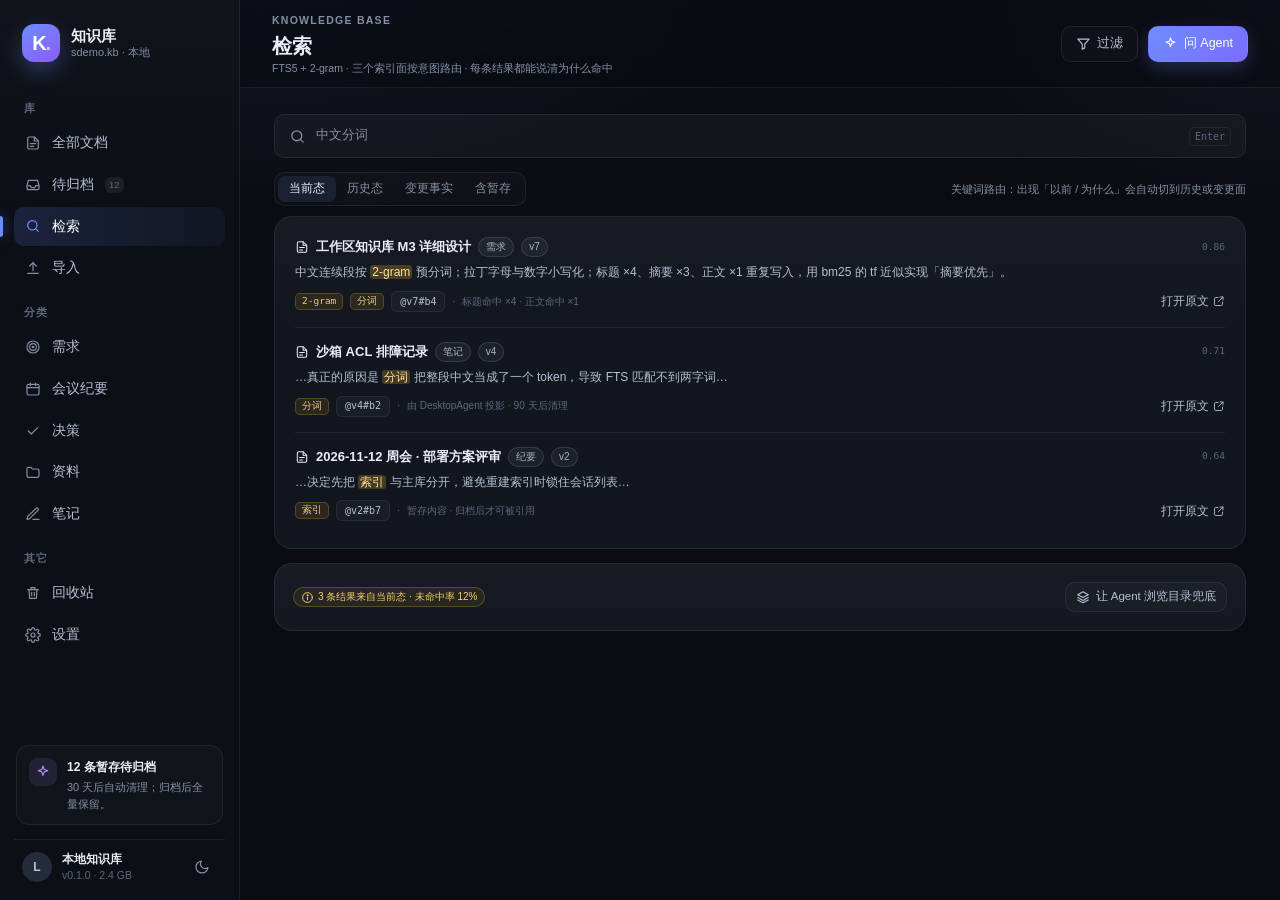
<file: docs/ui-mockups/06-search.html>
<!DOCTYPE html>
<html lang="zh-CN">
<head>
<meta charset="utf-8">
<title>sdemo.kb · 检索</title>
<link rel="stylesheet" href="sdemo-ui.css">
<link rel="stylesheet" href="kb.css">
</head>
<body>
<div class="app-shell">
  
    <aside class="sidebar">
      <a class="brand" href="#">
        <span class="brand-mark">K<span>.</span></span>
        <span class="brand-copy"><strong>知识库</strong><small>sdemo.kb · 本地</small></span>
      </a>

      <div class="nav-group-label">库</div>
      <div class="nav">
        <a class="nav-item" href="#"><svg class="icon" width="16" height="16" viewBox="0 0 24 24" fill="none" stroke="currentColor" stroke-width="1.8" stroke-linecap="round" stroke-linejoin="round" aria-hidden="true"><path d='M14 3H6.5A2.5 2.5 0 0 0 4 5.5v13A2.5 2.5 0 0 0 6.5 21h11a2.5 2.5 0 0 0 2.5-2.5V9z'/><path d='M14 3v6h6'/><path d='M8 13h8M8 17h5'/></svg>全部文档</a>
        <a class="nav-item" href="#"><svg class="icon" width="16" height="16" viewBox="0 0 24 24" fill="none" stroke="currentColor" stroke-width="1.8" stroke-linecap="round" stroke-linejoin="round" aria-hidden="true"><path d='M4 13h4l1.5 3h5L16 13h4'/><path d='M5 5h14l2 8v4a2 2 0 0 1-2 2H5a2 2 0 0 1-2-2v-4z'/></svg>待归档<span class="chip-count">12</span></a>
        <a class="nav-item active" href="#"><svg class="icon" width="16" height="16" viewBox="0 0 24 24" fill="none" stroke="currentColor" stroke-width="1.8" stroke-linecap="round" stroke-linejoin="round" aria-hidden="true"><circle cx='11' cy='11' r='7'/><path d='m20 20-4-4'/></svg>检索</a>
        <a class="nav-item" href="#"><svg class="icon" width="16" height="16" viewBox="0 0 24 24" fill="none" stroke="currentColor" stroke-width="1.8" stroke-linecap="round" stroke-linejoin="round" aria-hidden="true"><path d='M12 16V4'/><path d='m7 9 5-5 5 5'/><path d='M4 20h16'/></svg>导入</a>
      </div>

      <div class="nav-group-label">分类</div>
      <div class="nav">
        <a class="nav-item" href="#"><svg class="icon" width="16" height="16" viewBox="0 0 24 24" fill="none" stroke="currentColor" stroke-width="1.8" stroke-linecap="round" stroke-linejoin="round" aria-hidden="true"><circle cx='12' cy='12' r='9'/><circle cx='12' cy='12' r='5'/><circle cx='12' cy='12' r='1'/></svg>需求</a>
        <a class="nav-item" href="#"><svg class="icon" width="16" height="16" viewBox="0 0 24 24" fill="none" stroke="currentColor" stroke-width="1.8" stroke-linecap="round" stroke-linejoin="round" aria-hidden="true"><rect x='3' y='5' width='18' height='16' rx='2.5'/><path d='M8 3v4M16 3v4M3 10h18'/></svg>会议纪要</a>
        <a class="nav-item" href="#"><svg class="icon" width="16" height="16" viewBox="0 0 24 24" fill="none" stroke="currentColor" stroke-width="1.8" stroke-linecap="round" stroke-linejoin="round" aria-hidden="true"><path d='m5 12 4.5 4.5L19 7'/></svg>决策</a>
        <a class="nav-item" href="#"><svg class="icon" width="16" height="16" viewBox="0 0 24 24" fill="none" stroke="currentColor" stroke-width="1.8" stroke-linecap="round" stroke-linejoin="round" aria-hidden="true"><path d='M3 7.5A2.5 2.5 0 0 1 5.5 5H9l2 2.5h7.5A2.5 2.5 0 0 1 21 10v7.5a2.5 2.5 0 0 1-2.5 2.5h-13A2.5 2.5 0 0 1 3 17.5z'/></svg>资料</a>
        <a class="nav-item" href="#"><svg class="icon" width="16" height="16" viewBox="0 0 24 24" fill="none" stroke="currentColor" stroke-width="1.8" stroke-linecap="round" stroke-linejoin="round" aria-hidden="true"><path d='M12 20h9'/><path d='M16.5 3.5a2.1 2.1 0 0 1 3 3L7 19l-4 1 1-4z'/></svg>笔记</a>
      </div>

      <div class="nav-group-label">其它</div>
      <div class="nav">
        <a class="nav-item" href="#"><svg class="icon" width="16" height="16" viewBox="0 0 24 24" fill="none" stroke="currentColor" stroke-width="1.8" stroke-linecap="round" stroke-linejoin="round" aria-hidden="true"><path d='M4 7h16'/><path d='M9 7V4h6v3'/><path d='M6 7l1 13h10l1-13'/><path d='M10 11v5M14 11v5'/></svg>回收站</a>
        <a class="nav-item" href="#"><svg class="icon" width="16" height="16" viewBox="0 0 24 24" fill="none" stroke="currentColor" stroke-width="1.8" stroke-linecap="round" stroke-linejoin="round" aria-hidden="true"><circle cx='12' cy='12' r='3'/><path d='M19.4 15a1.7 1.7 0 0 0 .3 1.9l.1.1a2 2 0 1 1-2.8 2.8l-.1-.1a1.7 1.7 0 0 0-1.9-.3 1.7 1.7 0 0 0-1 1.5V21a2 2 0 1 1-4 0v-.1a1.7 1.7 0 0 0-1.1-1.5 1.7 1.7 0 0 0-1.9.3l-.1.1a2 2 0 1 1-2.8-2.8l.1-.1a1.7 1.7 0 0 0 .3-1.9 1.7 1.7 0 0 0-1.5-1H3a2 2 0 1 1 0-4h.1a1.7 1.7 0 0 0 1.5-1.1 1.7 1.7 0 0 0-.3-1.9l-.1-.1a2 2 0 1 1 2.8-2.8l.1.1a1.7 1.7 0 0 0 1.9.3H9a1.7 1.7 0 0 0 1-1.5V3a2 2 0 1 1 4 0v.1a1.7 1.7 0 0 0 1 1.5 1.7 1.7 0 0 0 1.9-.3l.1-.1a2 2 0 1 1 2.8 2.8l-.1.1a1.7 1.7 0 0 0-.3 1.9V9a1.7 1.7 0 0 0 1.5 1H21a2 2 0 1 1 0 4h-.1a1.7 1.7 0 0 0-1.5 1z'/></svg>设置</a>
      </div>

      <div class="sidebar-spacer"></div>

      <div class="sidebar-note">
        <div class="sidebar-note-icon"><svg class="icon" width="16" height="16" viewBox="0 0 24 24" fill="none" stroke="currentColor" stroke-width="1.8" stroke-linecap="round" stroke-linejoin="round" aria-hidden="true"><path d='M12 3l1.8 5.2L19 10l-5.2 1.8L12 17l-1.8-5.2L5 10l5.2-1.8z'/></svg></div>
        <div>
          <strong>12 条暂存待归档</strong>
          <p>30 天后自动清理；归档后全量保留。</p>
        </div>
      </div>

      <div class="sidebar-foot">
        <div class="avatar">L</div>
        <div class="sidebar-foot-copy">
          <strong>本地知识库</strong>
          <small>v0.1.0 · 2.4 GB</small>
        </div>
        <button class="icon-btn" title="主题"><svg class="icon" width="16" height="16" viewBox="0 0 24 24" fill="none" stroke="currentColor" stroke-width="1.8" stroke-linecap="round" stroke-linejoin="round" aria-hidden="true"><path d='M21 12.8A9 9 0 1 1 11.2 3a7 7 0 0 0 9.8 9.8z'/></svg></button>
      </div>
    </aside>
    
  <div class="main-column">
    <header class="topbar">
      <div class="topbar-title">
        <span class="eyebrow">Knowledge Base</span>
        <h1>检索</h1>
        <p class="topbar-desc">FTS5 + 2-gram · 三个索引面按意图路由 · 每条结果都能说清为什么命中</p>
      </div>
      <div class="topbar-actions"><button class="btn btn-ghost"><svg class="icon" width="15" height="15" viewBox="0 0 24 24" fill="none" stroke="currentColor" stroke-width="1.8" stroke-linecap="round" stroke-linejoin="round" aria-hidden="true"><path d='M3 5h18l-7 8v6l-4 2v-8z'/></svg>过滤</button><button class="btn btn-primary"><svg class="icon" width="15" height="15" viewBox="0 0 24 24" fill="none" stroke="currentColor" stroke-width="1.8" stroke-linecap="round" stroke-linejoin="round" aria-hidden="true"><path d='M12 3l1.8 5.2L19 10l-5.2 1.8L12 17l-1.8-5.2L5 10l5.2-1.8z'/></svg>问 Agent</button></div>
    </header>
    <main class="content kb-content"><div class="kb-col kb-col-main">
<label class="search-box" style="width:100%;height:44px;padding:0 14px;font-size:14px">
  <svg class="icon" width="17" height="17" viewBox="0 0 24 24" fill="none" stroke="currentColor" stroke-width="1.8" stroke-linecap="round" stroke-linejoin="round" aria-hidden="true"><circle cx='11' cy='11' r='7'/><path d='m20 20-4-4'/></svg>
  <input value="中文分词">
  <kbd>Enter</kbd>
</label>

<div class="btn-row" style="margin:14px 0 4px">
  <div class="segmented">
    <button class="active">当前态</button>
    <button>历史态</button>
    <button>变更事实</button>
    <button>含暂存</button>
  </div>
  <span class="push-right"></span>
  <span class="muted" style="font-size:10.5px">关键词路由：出现「以前 / 为什么」会自动切到历史或变更面</span>
</div>

<div class="card" style="padding:6px 20px 12px;margin-top:10px">
  
        <div class="result">
          <div class="result-head">
            <svg class="icon" width="14" height="14" viewBox="0 0 24 24" fill="none" stroke="currentColor" stroke-width="1.8" stroke-linecap="round" stroke-linejoin="round" aria-hidden="true"><path d='M14 3H6.5A2.5 2.5 0 0 0 4 5.5v13A2.5 2.5 0 0 0 6.5 21h11a2.5 2.5 0 0 0 2.5-2.5V9z'/><path d='M14 3v6h6'/><path d='M8 13h8M8 17h5'/></svg>
            <span class="result-title">工作区知识库 M3 详细设计</span>
            <span class="status-pill is-muted">需求</span>
            <span class="status-pill is-muted">v7</span>
            <span class="result-score">0.86</span>
          </div>
          <div class="result-snip">中文连续段按 <mark class="hit">2-gram</mark> 预分词；拉丁字母与数字小写化；标题 ×4、摘要 ×3、正文 ×1 重复写入，用 bm25 的 tf 近似实现「摘要优先」。</div>
          <div class="result-foot">
            <span class="hit-term">2-gram</span><span class="hit-term">分词</span>
            <span class="uri-chip">@v7#b4</span>
            <span>·</span><span>标题命中 ×4 · 正文命中 ×1</span>
            <span class="push-right"></span>
            <button class="text-link">打开原文 <svg class="icon" width="12" height="12" viewBox="0 0 24 24" fill="none" stroke="currentColor" stroke-width="1.8" stroke-linecap="round" stroke-linejoin="round" aria-hidden="true"><path d='M14 4h6v6'/><path d='M20 4 11 13'/><path d='M19 14v4.5A2.5 2.5 0 0 1 16.5 21h-11A2.5 2.5 0 0 1 3 18.5v-11A2.5 2.5 0 0 1 5.5 5H10'/></svg></button>
          </div>
        </div>
        <div class="result">
          <div class="result-head">
            <svg class="icon" width="14" height="14" viewBox="0 0 24 24" fill="none" stroke="currentColor" stroke-width="1.8" stroke-linecap="round" stroke-linejoin="round" aria-hidden="true"><path d='M14 3H6.5A2.5 2.5 0 0 0 4 5.5v13A2.5 2.5 0 0 0 6.5 21h11a2.5 2.5 0 0 0 2.5-2.5V9z'/><path d='M14 3v6h6'/><path d='M8 13h8M8 17h5'/></svg>
            <span class="result-title">沙箱 ACL 排障记录</span>
            <span class="status-pill is-muted">笔记</span>
            <span class="status-pill is-muted">v4</span>
            <span class="result-score">0.71</span>
          </div>
          <div class="result-snip">…真正的原因是 <mark class="hit">分词</mark> 把整段中文当成了一个 token，导致 FTS 匹配不到两字词…</div>
          <div class="result-foot">
            <span class="hit-term">分词</span>
            <span class="uri-chip">@v4#b2</span>
            <span>·</span><span>由 DesktopAgent 投影 · 90 天后清理</span>
            <span class="push-right"></span>
            <button class="text-link">打开原文 <svg class="icon" width="12" height="12" viewBox="0 0 24 24" fill="none" stroke="currentColor" stroke-width="1.8" stroke-linecap="round" stroke-linejoin="round" aria-hidden="true"><path d='M14 4h6v6'/><path d='M20 4 11 13'/><path d='M19 14v4.5A2.5 2.5 0 0 1 16.5 21h-11A2.5 2.5 0 0 1 3 18.5v-11A2.5 2.5 0 0 1 5.5 5H10'/></svg></button>
          </div>
        </div>
        <div class="result">
          <div class="result-head">
            <svg class="icon" width="14" height="14" viewBox="0 0 24 24" fill="none" stroke="currentColor" stroke-width="1.8" stroke-linecap="round" stroke-linejoin="round" aria-hidden="true"><path d='M14 3H6.5A2.5 2.5 0 0 0 4 5.5v13A2.5 2.5 0 0 0 6.5 21h11a2.5 2.5 0 0 0 2.5-2.5V9z'/><path d='M14 3v6h6'/><path d='M8 13h8M8 17h5'/></svg>
            <span class="result-title">2026-11-12 周会 · 部署方案评审</span>
            <span class="status-pill is-muted">纪要</span>
            <span class="status-pill is-muted">v2</span>
            <span class="result-score">0.64</span>
          </div>
          <div class="result-snip">…决定先把 <mark class="hit">索引</mark> 与主库分开，避免重建索引时锁住会话列表…</div>
          <div class="result-foot">
            <span class="hit-term">索引</span>
            <span class="uri-chip">@v2#b7</span>
            <span>·</span><span>暂存内容 · 归档后才可被引用</span>
            <span class="push-right"></span>
            <button class="text-link">打开原文 <svg class="icon" width="12" height="12" viewBox="0 0 24 24" fill="none" stroke="currentColor" stroke-width="1.8" stroke-linecap="round" stroke-linejoin="round" aria-hidden="true"><path d='M14 4h6v6'/><path d='M20 4 11 13'/><path d='M19 14v4.5A2.5 2.5 0 0 1 16.5 21h-11A2.5 2.5 0 0 1 3 18.5v-11A2.5 2.5 0 0 1 5.5 5H10'/></svg></button>
          </div>
        </div>
</div>

<div class="card" style="margin-top:14px">
  <div class="btn-row">
    <span class="status-pill is-warning"><svg class="icon" width="13" height="13" viewBox="0 0 24 24" fill="none" stroke="currentColor" stroke-width="1.8" stroke-linecap="round" stroke-linejoin="round" aria-hidden="true"><circle cx='12' cy='12' r='9'/><path d='M12 11v5'/><circle cx='12' cy='7.8' r='.9'/></svg>3 条结果来自当前态 · 未命中率 12%</span>
    <span class="push-right"></span>
    <button class="btn btn-ghost btn-sm"><svg class="icon" width="14" height="14" viewBox="0 0 24 24" fill="none" stroke="currentColor" stroke-width="1.8" stroke-linecap="round" stroke-linejoin="round" aria-hidden="true"><path d='m12 3 9 5-9 5-9-5z'/><path d='m3 13 9 5 9-5'/><path d='m3 17 9 5 9-5'/></svg>让 Agent 浏览目录兜底</button>
  </div>
</div>
</div></main>
  </div>
</div>
</body>
</html>
</file>
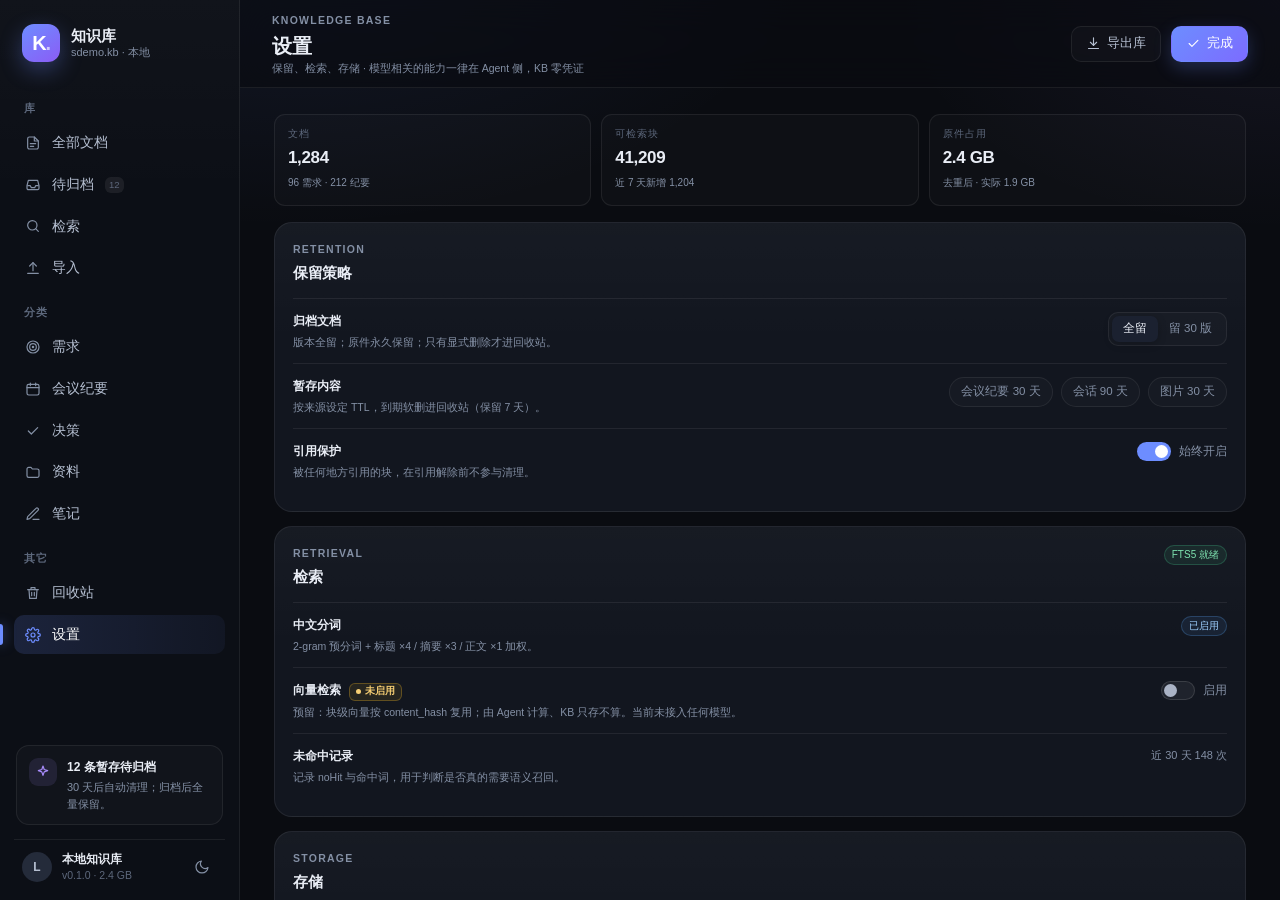
<file: docs/ui-mockups/07-settings.html>
<!DOCTYPE html>
<html lang="zh-CN">
<head>
<meta charset="utf-8">
<title>sdemo.kb · 设置</title>
<link rel="stylesheet" href="sdemo-ui.css">
<link rel="stylesheet" href="kb.css">
</head>
<body>
<div class="app-shell">
  
    <aside class="sidebar">
      <a class="brand" href="#">
        <span class="brand-mark">K<span>.</span></span>
        <span class="brand-copy"><strong>知识库</strong><small>sdemo.kb · 本地</small></span>
      </a>

      <div class="nav-group-label">库</div>
      <div class="nav">
        <a class="nav-item" href="#"><svg class="icon" width="16" height="16" viewBox="0 0 24 24" fill="none" stroke="currentColor" stroke-width="1.8" stroke-linecap="round" stroke-linejoin="round" aria-hidden="true"><path d='M14 3H6.5A2.5 2.5 0 0 0 4 5.5v13A2.5 2.5 0 0 0 6.5 21h11a2.5 2.5 0 0 0 2.5-2.5V9z'/><path d='M14 3v6h6'/><path d='M8 13h8M8 17h5'/></svg>全部文档</a>
        <a class="nav-item" href="#"><svg class="icon" width="16" height="16" viewBox="0 0 24 24" fill="none" stroke="currentColor" stroke-width="1.8" stroke-linecap="round" stroke-linejoin="round" aria-hidden="true"><path d='M4 13h4l1.5 3h5L16 13h4'/><path d='M5 5h14l2 8v4a2 2 0 0 1-2 2H5a2 2 0 0 1-2-2v-4z'/></svg>待归档<span class="chip-count">12</span></a>
        <a class="nav-item" href="#"><svg class="icon" width="16" height="16" viewBox="0 0 24 24" fill="none" stroke="currentColor" stroke-width="1.8" stroke-linecap="round" stroke-linejoin="round" aria-hidden="true"><circle cx='11' cy='11' r='7'/><path d='m20 20-4-4'/></svg>检索</a>
        <a class="nav-item" href="#"><svg class="icon" width="16" height="16" viewBox="0 0 24 24" fill="none" stroke="currentColor" stroke-width="1.8" stroke-linecap="round" stroke-linejoin="round" aria-hidden="true"><path d='M12 16V4'/><path d='m7 9 5-5 5 5'/><path d='M4 20h16'/></svg>导入</a>
      </div>

      <div class="nav-group-label">分类</div>
      <div class="nav">
        <a class="nav-item" href="#"><svg class="icon" width="16" height="16" viewBox="0 0 24 24" fill="none" stroke="currentColor" stroke-width="1.8" stroke-linecap="round" stroke-linejoin="round" aria-hidden="true"><circle cx='12' cy='12' r='9'/><circle cx='12' cy='12' r='5'/><circle cx='12' cy='12' r='1'/></svg>需求</a>
        <a class="nav-item" href="#"><svg class="icon" width="16" height="16" viewBox="0 0 24 24" fill="none" stroke="currentColor" stroke-width="1.8" stroke-linecap="round" stroke-linejoin="round" aria-hidden="true"><rect x='3' y='5' width='18' height='16' rx='2.5'/><path d='M8 3v4M16 3v4M3 10h18'/></svg>会议纪要</a>
        <a class="nav-item" href="#"><svg class="icon" width="16" height="16" viewBox="0 0 24 24" fill="none" stroke="currentColor" stroke-width="1.8" stroke-linecap="round" stroke-linejoin="round" aria-hidden="true"><path d='m5 12 4.5 4.5L19 7'/></svg>决策</a>
        <a class="nav-item" href="#"><svg class="icon" width="16" height="16" viewBox="0 0 24 24" fill="none" stroke="currentColor" stroke-width="1.8" stroke-linecap="round" stroke-linejoin="round" aria-hidden="true"><path d='M3 7.5A2.5 2.5 0 0 1 5.5 5H9l2 2.5h7.5A2.5 2.5 0 0 1 21 10v7.5a2.5 2.5 0 0 1-2.5 2.5h-13A2.5 2.5 0 0 1 3 17.5z'/></svg>资料</a>
        <a class="nav-item" href="#"><svg class="icon" width="16" height="16" viewBox="0 0 24 24" fill="none" stroke="currentColor" stroke-width="1.8" stroke-linecap="round" stroke-linejoin="round" aria-hidden="true"><path d='M12 20h9'/><path d='M16.5 3.5a2.1 2.1 0 0 1 3 3L7 19l-4 1 1-4z'/></svg>笔记</a>
      </div>

      <div class="nav-group-label">其它</div>
      <div class="nav">
        <a class="nav-item" href="#"><svg class="icon" width="16" height="16" viewBox="0 0 24 24" fill="none" stroke="currentColor" stroke-width="1.8" stroke-linecap="round" stroke-linejoin="round" aria-hidden="true"><path d='M4 7h16'/><path d='M9 7V4h6v3'/><path d='M6 7l1 13h10l1-13'/><path d='M10 11v5M14 11v5'/></svg>回收站</a>
        <a class="nav-item active" href="#"><svg class="icon" width="16" height="16" viewBox="0 0 24 24" fill="none" stroke="currentColor" stroke-width="1.8" stroke-linecap="round" stroke-linejoin="round" aria-hidden="true"><circle cx='12' cy='12' r='3'/><path d='M19.4 15a1.7 1.7 0 0 0 .3 1.9l.1.1a2 2 0 1 1-2.8 2.8l-.1-.1a1.7 1.7 0 0 0-1.9-.3 1.7 1.7 0 0 0-1 1.5V21a2 2 0 1 1-4 0v-.1a1.7 1.7 0 0 0-1.1-1.5 1.7 1.7 0 0 0-1.9.3l-.1.1a2 2 0 1 1-2.8-2.8l.1-.1a1.7 1.7 0 0 0 .3-1.9 1.7 1.7 0 0 0-1.5-1H3a2 2 0 1 1 0-4h.1a1.7 1.7 0 0 0 1.5-1.1 1.7 1.7 0 0 0-.3-1.9l-.1-.1a2 2 0 1 1 2.8-2.8l.1.1a1.7 1.7 0 0 0 1.9.3H9a1.7 1.7 0 0 0 1-1.5V3a2 2 0 1 1 4 0v.1a1.7 1.7 0 0 0 1 1.5 1.7 1.7 0 0 0 1.9-.3l.1-.1a2 2 0 1 1 2.8 2.8l-.1.1a1.7 1.7 0 0 0-.3 1.9V9a1.7 1.7 0 0 0 1.5 1H21a2 2 0 1 1 0 4h-.1a1.7 1.7 0 0 0-1.5 1z'/></svg>设置</a>
      </div>

      <div class="sidebar-spacer"></div>

      <div class="sidebar-note">
        <div class="sidebar-note-icon"><svg class="icon" width="16" height="16" viewBox="0 0 24 24" fill="none" stroke="currentColor" stroke-width="1.8" stroke-linecap="round" stroke-linejoin="round" aria-hidden="true"><path d='M12 3l1.8 5.2L19 10l-5.2 1.8L12 17l-1.8-5.2L5 10l5.2-1.8z'/></svg></div>
        <div>
          <strong>12 条暂存待归档</strong>
          <p>30 天后自动清理；归档后全量保留。</p>
        </div>
      </div>

      <div class="sidebar-foot">
        <div class="avatar">L</div>
        <div class="sidebar-foot-copy">
          <strong>本地知识库</strong>
          <small>v0.1.0 · 2.4 GB</small>
        </div>
        <button class="icon-btn" title="主题"><svg class="icon" width="16" height="16" viewBox="0 0 24 24" fill="none" stroke="currentColor" stroke-width="1.8" stroke-linecap="round" stroke-linejoin="round" aria-hidden="true"><path d='M21 12.8A9 9 0 1 1 11.2 3a7 7 0 0 0 9.8 9.8z'/></svg></button>
      </div>
    </aside>
    
  <div class="main-column">
    <header class="topbar">
      <div class="topbar-title">
        <span class="eyebrow">Knowledge Base</span>
        <h1>设置</h1>
        <p class="topbar-desc">保留、检索、存储 · 模型相关的能力一律在 Agent 侧，KB 零凭证</p>
      </div>
      <div class="topbar-actions"><button class="btn btn-ghost"><svg class="icon" width="15" height="15" viewBox="0 0 24 24" fill="none" stroke="currentColor" stroke-width="1.8" stroke-linecap="round" stroke-linejoin="round" aria-hidden="true"><path d='M12 3v12'/><path d='m7 10 5 5 5-5'/><path d='M4 20h16'/></svg>导出库</button><button class="btn btn-primary"><svg class="icon" width="15" height="15" viewBox="0 0 24 24" fill="none" stroke="currentColor" stroke-width="1.8" stroke-linecap="round" stroke-linejoin="round" aria-hidden="true"><path d='m5 12 4.5 4.5L19 7'/></svg>完成</button></div>
    </header>
    <main class="content kb-content"><div class="kb-col kb-col-main">
<div class="stat-grid">
  <div class="stat"><span>文档</span><strong>1,284</strong><small>96 需求 · 212 纪要</small></div>
  <div class="stat"><span>可检索块</span><strong>41,209</strong><small>近 7 天新增 1,204</small></div>
  <div class="stat"><span>原件占用</span><strong>2.4 GB</strong><small>去重后 · 实际 1.9 GB</small></div>
</div>

<div class="card" style="margin-top:16px">
  <div class="card-head"><div><span class="eyebrow">Retention</span><h3 style="font-size:15px">保留策略</h3></div></div>
  <div class="setting-row">
    <div class="setting-copy"><strong>归档文档</strong><small>版本全留；原件永久保留；只有显式删除才进回收站。</small></div>
    <div class="segmented"><button class="active">全留</button><button>留 30 版</button></div>
  </div>
  <div class="setting-row">
    <div class="setting-copy"><strong>暂存内容</strong><small>按来源设定 TTL，到期软删进回收站（保留 7 天）。</small></div>
    <div class="btn-row">
      <span class="chip">会议纪要 30 天</span>
      <span class="chip">会话 90 天</span>
      <span class="chip">图片 30 天</span>
    </div>
  </div>
  <div class="setting-row">
    <div class="setting-copy"><strong>引用保护</strong><small>被任何地方引用的块，在引用解除前不参与清理。</small></div>
    <label class="toggle"><input type="checkbox" checked><span class="toggle-track"></span>始终开启</label>
  </div>
</div>

<div class="card" style="margin-top:14px">
  <div class="card-head">
    <div><span class="eyebrow">Retrieval</span><h3 style="font-size:15px">检索</h3></div>
    <span class="status-pill is-success">FTS5 就绪</span>
  </div>
  <div class="setting-row">
    <div class="setting-copy"><strong>中文分词</strong><small>2-gram 预分词 + 标题 ×4 / 摘要 ×3 / 正文 ×1 加权。</small></div>
    <span class="status-pill is-info">已启用</span>
  </div>
  <div class="setting-row">
    <div class="setting-copy">
      <strong>向量检索<span class="ret ret-staging" style="margin-left:8px"><span class="ret-dot"></span>未启用</span></strong>
      <small>预留：块级向量按 content_hash 复用；由 Agent 计算、KB 只存不算。当前未接入任何模型。</small>
    </div>
    <label class="toggle"><input type="checkbox"><span class="toggle-track"></span>启用</label>
  </div>
  <div class="setting-row">
    <div class="setting-copy"><strong>未命中记录</strong><small>记录 noHit 与命中词，用于判断是否真的需要语义召回。</small></div>
    <span class="muted" style="font-size:11px">近 30 天 148 次</span>
  </div>
</div>

<div class="card" style="margin-top:14px">
  <div class="card-head"><div><span class="eyebrow">Storage</span><h3 style="font-size:15px">存储</h3></div></div>
  <div class="setting-row">
    <div class="setting-copy"><strong>数据目录</strong><small>%APPDATA%\SDemo\Apps\sdemo.kb\</small></div>
    <button class="btn btn-ghost btn-sm">打开</button>
  </div>
  <div class="setting-row">
    <div class="setting-copy"><strong>回收站</strong><small>3 篇文档 · 释放后可回收 12 MB</small></div>
    <button class="btn btn-ghost btn-sm">查看</button>
  </div>
  <div class="setting-row">
    <div class="setting-copy"><strong>完整性校验</strong><small>重建 FTS 索引；不改动版本链与原件。</small></div>
    <button class="btn btn-ghost btn-sm">重建索引</button>
  </div>
</div>
</div></main>
  </div>
</div>
</body>
</html>
</file>
<file: docs/ui-mockups/sdemo-ui.css>
/* ============================================================================
   SDemo 共享 Blazor UI · 设计系统
   ----------------------------------------------------------------------------
   1) 只换 token，不按主题写两套组件样式；
   2) 颜色一律走 --surface-* / --wash-rgb / 语义 token，禁止写死 rgba(255,255,255,α)；
   3) 字体与密度按桌面窗口调（WPF + BlazorWebView），不是营销页。
   ========================================================================== */

:root {
    --bg: #0a0c11;
    --bg-deep: #07090d;
    --sidebar: #0c0f16;
    --panel: #12161f;
    --panel-2: #161b26;
    --panel-3: #1b2130;
    --line: rgba(var(--wash-rgb), 0.072);
    --line-strong: rgba(var(--wash-rgb), 0.12);
    --text: #e9edf5;
    --text-soft: #b6c0d2;
    --muted: #8490a5;
    --faint: #5d687c;
    --accent: #6d8dff;
    --accent-2: #a78bfa;
    --accent-soft: rgba(109, 141, 255, 0.14);
    --green: #4ade80;
    --red: #ff7185;
    --amber: #fbbf24;
    --cyan: #38d9d0;
    --radius: 18px;
    --radius-sm: 12px;
    --shadow: 0 18px 50px rgba(0, 0, 0, 0.35);

    /* 深浅主题共用：遮罩按 --wash-rgb 取色，alpha 不变。 */
    --wash-rgb: 255, 255, 255;
    --topbar-bg: rgba(10, 12, 17, 0.66);
    --surface-avatar: #242b3a;
    --surface-option: #161b26;
    --surface-hover: #171c27;
    --surface-sunken: #11151d;
    --surface-outside: #0d1016;
    --surface-weekend: #0f131b;
    --surface-weekend-hover: #151a24;
    --surface-ring: #121722;
    --surface-modal: #13171f;
    --surface-toast: #1b2230;
    --surface-toggle: #2a3140;
}

/* 浅色主题：只换 token，组件样式不分支。 */
[data-theme="light"] {
    --bg: #f4f6fa;
    --bg-deep: #e9edf4;
    --sidebar: #f8fafd;
    --panel: #ffffff;
    --panel-2: #f6f8fc;
    --panel-3: #eef2f8;
    --line: rgba(15, 23, 42, 0.08);
    --line-strong: rgba(15, 23, 42, 0.16);
    --text: #1a2233;
    --text-soft: #3d4a60;
    --muted: #66748b;
    --faint: #93a0b4;
    --accent: #4f6ef7;
    --accent-2: #7c5cf0;
    --accent-soft: rgba(79, 110, 247, 0.12);
    --green: #16a34a;
    --red: #dc4c5c;
    --amber: #b45309;
    --cyan: #0e9f96;
    --shadow: 0 18px 50px rgba(15, 23, 42, 0.12);

    --wash-rgb: 15, 23, 42;
    --topbar-bg: rgba(255, 255, 255, 0.82);
    --surface-avatar: #e7ecf5;
    --surface-option: #ffffff;
    --surface-hover: #eef2f8;
    --surface-sunken: #f7f9fc;
    --surface-outside: #eceff4;
    --surface-weekend: #f0f3f8;
    --surface-weekend-hover: #e8edf5;
    --surface-ring: #ffffff;
    --surface-modal: #ffffff;
    --surface-toast: #ffffff;
    --surface-toggle: #d5dce8;
}

/* ── 基础 ─────────────────────────────────────────────────────────────── */

*,
*::before,
*::after {
    box-sizing: border-box;
}

html,
body {
    height: 100%;
    margin: 0;
}

body {
    background:
        radial-gradient(900px 500px at 22% -8%, rgba(109, 141, 255, 0.10), transparent 60%),
        radial-gradient(700px 420px at 100% 0%, rgba(167, 139, 250, 0.07), transparent 55%),
        var(--bg);
    color: var(--text);
    font-family: "Segoe UI Variable Text", "Segoe UI", "Microsoft YaHei UI", "PingFang SC", sans-serif;
    font-size: 14px;
    line-height: 1.55;
    -webkit-font-smoothing: antialiased;
}

button,
input,
select,
textarea {
    font: inherit;
    color: inherit;
}

button {
    cursor: pointer;
}

button:disabled {
    cursor: default;
}

a {
    color: inherit;
    text-decoration: none;
}

h1,
h2,
h3,
h4 {
    margin: 0;
    letter-spacing: -0.02em;
    font-weight: 600;
    color: var(--text);
}

h1 { font-size: 24px; }
h2 { font-size: 20px; }
h3 { font-size: 16px; }
h4 { font-size: 14px; }

p { margin: 0; }

::selection {
    background: rgba(109, 141, 255, 0.35);
}

::-webkit-scrollbar {
    width: 9px;
    height: 9px;
}

::-webkit-scrollbar-thumb {
    background: rgba(var(--wash-rgb), 0.11);
    border-radius: 8px;
    border: 2px solid transparent;
    background-clip: padding-box;
}

::-webkit-scrollbar-thumb:hover {
    background: rgba(var(--wash-rgb), 0.2);
    background-clip: padding-box;
}

::-webkit-scrollbar-track {
    background: transparent;
}

/* ── 外壳 ─────────────────────────────────────────────────────────────── */

.app-shell {
    display: grid;
    grid-template-columns: 240px minmax(0, 1fr);
    height: 100vh;
}

.sidebar {
    display: flex;
    flex-direction: column;
    padding: 20px 14px 14px;
    background: linear-gradient(180deg, rgba(var(--wash-rgb), 0.018), transparent 22%), var(--sidebar);
    border-right: 1px solid var(--line);
    overflow-y: auto;
}

.brand {
    display: flex;
    align-items: center;
    gap: 11px;
    padding: 4px 8px 22px;
}

.brand-mark {
    display: flex;
    align-items: center;
    justify-content: center;
    flex: 0 0 auto;
    width: 38px;
    height: 38px;
    border-radius: 12px;
    background: linear-gradient(145deg, var(--accent), #8b5cf6);
    color: #fff;
    font-size: 20px;
    font-weight: 700;
    letter-spacing: -0.06em;
    box-shadow: 0 8px 22px rgba(109, 141, 255, 0.32);
}

.brand-mark span {
    color: rgba(var(--wash-rgb), 0.62);
}

.brand-copy {
    display: flex;
    flex-direction: column;
    line-height: 1.25;
}

.brand-copy strong {
    font-size: 15px;
    letter-spacing: 0.01em;
}

.brand-copy small {
    color: var(--muted);
    font-size: 11px;
}

.nav-group-label {
    padding: 16px 10px 7px;
    color: var(--faint);
    font-size: 10.5px;
    font-weight: 600;
    letter-spacing: 0.14em;
    text-transform: uppercase;
}

.nav {
    display: flex;
    flex-direction: column;
    gap: 2px;
}

.nav-item {
    position: relative;
    display: flex;
    align-items: center;
    gap: 11px;
    padding: 9px 11px;
    border-radius: 10px;
    color: var(--text-soft);
    transition: background 0.15s ease, color 0.15s ease;
}

.nav-item svg {
    color: var(--muted);
    flex: 0 0 auto;
}

.nav-item:hover {
    background: rgba(var(--wash-rgb), 0.045);
    color: var(--text);
}

.nav-item.active {
    background: linear-gradient(90deg, rgba(109, 141, 255, 0.16), rgba(109, 141, 255, 0.06));
    color: #fff;
}

.nav-item.active::before {
    content: "";
    position: absolute;
    left: -14px;
    top: 9px;
    bottom: 9px;
    width: 3px;
    border-radius: 0 3px 3px 0;
    background: var(--accent);
    box-shadow: 0 0 12px rgba(109, 141, 255, 0.7);
}

.nav-item.active svg {
    color: var(--accent);
}

.sidebar-spacer {
    flex: 1;
    min-height: 28px;
}

.sidebar-note {
    display: flex;
    gap: 10px;
    margin: 10px 2px 14px;
    padding: 12px;
    border: 1px solid var(--line);
    border-radius: 13px;
    background: rgba(var(--wash-rgb), 0.022);
}

.sidebar-note-icon {
    display: grid;
    place-items: center;
    width: 28px;
    height: 28px;
    flex: 0 0 auto;
    border-radius: 9px;
    color: var(--accent-2);
    background: rgba(167, 139, 250, 0.12);
}

.sidebar-note strong {
    display: block;
    font-size: 12px;
}

.sidebar-note p {
    margin-top: 2px;
    color: var(--muted);
    font-size: 11px;
    line-height: 1.5;
}

.sidebar-foot {
    display: flex;
    align-items: center;
    gap: 10px;
    padding: 12px 8px 4px;
    border-top: 1px solid var(--line);
}

.avatar {
    display: grid;
    place-items: center;
    width: 30px;
    height: 30px;
    border-radius: 50%;
    background: var(--surface-avatar);
    color: var(--text-soft);
    font-size: 12px;
    font-weight: 600;
}

.sidebar-foot-copy {
    display: flex;
    flex-direction: column;
    flex: 1;
    line-height: 1.35;
}

.sidebar-foot-copy strong { font-size: 11.5px; }
.sidebar-foot-copy small { color: var(--faint); font-size: 10.5px; white-space: nowrap; }

.sidebar-actions {
    display: flex;
    align-items: center;
    gap: 2px;
    margin: 4px 8px 10px;
}

.sidebar-exit {
    flex: 1;
    min-width: 0;
    margin: 0;
    padding: 6px 8px;
    border: 0;
    border-radius: 8px;
    background: transparent;
    color: var(--faint);
    font: inherit;
    font-size: 10.5px;
    text-align: left;
    cursor: pointer;
    transition: color 0.15s ease, background 0.15s ease;
}

.sidebar-exit:hover {
    background: rgba(255, 107, 107, 0.08);
    color: #ff8f8f;
}

.sidebar-utility {
    display: flex;
    align-items: center;
    justify-content: center;
    gap: 6px;
    flex: 0 0 auto;
    width: 30px;
    height: 27px;
    padding: 0;
    border: 0;
    border-radius: 8px;
    background: transparent;
    color: var(--muted);
    transition: color 0.15s ease, background 0.15s ease;
}

.sidebar-utility:hover {
    background: rgba(var(--wash-rgb), 0.05);
    color: var(--text);
}

.main-column {
    display: flex;
    flex-direction: column;
    min-width: 0;
    height: 100vh;
}

.topbar {
    display: flex;
    align-items: center;
    justify-content: space-between;
    gap: 24px;
    min-height: 88px;
    padding: 12px 32px;
    flex: 0 0 auto;
    border-bottom: 1px solid var(--line);
    background: var(--topbar-bg);
    backdrop-filter: blur(18px);
}

.topbar-title {
    display: flex;
    flex-direction: column;
    gap: 1px;
    min-width: 0;
}

.topbar-title h1 {
    font-size: 20px;
    font-weight: 600;
    line-height: 1.2;
}

.topbar-desc {
    margin-top: 2px;
    color: var(--muted);
    font-size: 10.5px;
    line-height: 1.35;
}

.topbar-actions {
    display: flex;
    align-items: center;
    gap: 10px;
    flex: 0 0 auto;
}

.content {
    flex: 1;
    overflow-y: auto;
    padding: 30px 34px 70px;
}

.content > * {
    max-width: 1380px;
    margin-left: auto;
    margin-right: auto;
}

.page-toolbar {
    display: flex;
    align-items: center;
    justify-content: flex-end;
    flex-wrap: wrap;
    gap: 7px;
    margin-bottom: 14px;
}

.push-right { margin-left: auto; }

/* ── 文字工具 ─────────────────────────────────────────────────────────── */

.eyebrow {
    display: block;
    margin-bottom: 4px;
    color: var(--muted);
    font-size: 10.5px;
    font-weight: 600;
    letter-spacing: 0.12em;
    text-transform: uppercase;
}

.muted { color: var(--muted); }
.danger-text { color: var(--red) !important; }
.warn-text { color: var(--amber); }

.text-link {
    display: inline-flex;
    align-items: center;
    gap: 4px;
    border: 0;
    background: none;
    padding: 0;
    color: var(--text-soft);
    font-size: 12px;
    transition: color 0.15s ease;
}

.text-link:hover { color: var(--accent); }

/* ── 按钮 ─────────────────────────────────────────────────────────────── */

.btn {
    display: inline-flex;
    align-items: center;
    justify-content: center;
    gap: 6px;
    height: 36px;
    padding: 0 14px;
    border: 1px solid transparent;
    border-radius: 10px;
    background: transparent;
    color: var(--text);
    font-size: 12.5px;
    font-weight: 500;
    white-space: nowrap;
    transition: background 0.15s ease, border-color 0.15s ease, transform 0.1s ease;
}

.btn:active { transform: translateY(1px); }
.btn:disabled { opacity: 0.55; cursor: default; }

.btn-primary {
    background: linear-gradient(135deg, #6d8dff, #7c6cff);
    color: #fff;
    box-shadow: 0 6px 18px rgba(109, 141, 255, 0.24);
}

.btn-primary:hover { background: linear-gradient(135deg, #7d99ff, #8b7bff); }

.btn-ghost {
    border-color: var(--line);
    background: rgba(var(--wash-rgb), 0.025);
    color: var(--text-soft);
}

.btn-ghost:hover {
    border-color: var(--line-strong);
    background: rgba(var(--wash-rgb), 0.055);
    color: var(--text);
}

.btn-danger {
    border-color: rgba(255, 113, 133, 0.28) !important;
    color: var(--red) !important;
    background: rgba(255, 113, 133, 0.08) !important;
}

.btn-danger:hover { background: rgba(255, 113, 133, 0.16) !important; }

.btn-sm { height: 30px; padding: 0 10px; font-size: 11.5px; }
.btn-xs { height: 24px; padding: 0 8px; font-size: 10.5px; }

.icon-btn {
    display: inline-grid;
    place-items: center;
    width: 30px;
    height: 30px;
    flex: 0 0 auto;
    border: 1px solid transparent;
    border-radius: 8px;
    background: transparent;
    color: var(--muted);
    transition: background 0.15s ease, color 0.15s ease;
}

.icon-btn:hover {
    background: rgba(var(--wash-rgb), 0.07);
    color: var(--text);
}

.chip {
    display: inline-flex;
    align-items: center;
    gap: 5px;
    height: 30px;
    padding: 0 11px;
    border: 1px solid var(--line);
    border-radius: 20px;
    background: rgba(var(--wash-rgb), 0.02);
    color: var(--muted);
    font-size: 11.5px;
    transition: all 0.15s ease;
}

.chip:hover { color: var(--text); border-color: var(--line-strong); }

.chip.active,
.chip-active {
    border-color: rgba(109, 141, 255, 0.4);
    background: var(--accent-soft);
    color: #c7d4ff;
}

.chip-danger {
    border-color: rgba(255, 113, 133, 0.4);
    background: rgba(255, 113, 133, 0.12);
    color: #ffb3bd;
}

.chip-muted { color: var(--faint); }

.chip-count {
    min-width: 16px;
    padding: 0 4px;
    border-radius: 6px;
    background: rgba(var(--wash-rgb), 0.07);
    color: var(--faint);
    font-size: 9.5px;
    line-height: 16px;
    text-align: center;
}

.chip.active .chip-count { color: #aebeff; background: rgba(109, 141, 255, 0.2); }

.chip-row {
    display: flex;
    flex-wrap: wrap;
    gap: 6px;
}

.segmented {
    display: inline-flex;
    padding: 3px;
    border: 1px solid var(--line);
    border-radius: 10px;
    background: rgba(var(--wash-rgb), 0.025);
}

.segmented button {
    height: 26px;
    padding: 0 11px;
    border: 0;
    border-radius: 7px;
    background: transparent;
    color: var(--muted);
    font-size: 11.5px;
}

.segmented button.active {
    background: var(--panel-3);
    color: var(--text);
    box-shadow: 0 2px 8px rgba(0, 0, 0, 0.22);
}

.filter-bar {
    display: flex;
    align-items: center;
    gap: 7px;
    margin-bottom: 20px;
}

.filter-bar.wrap { flex-wrap: wrap; }

.filter-divider {
    width: 1px;
    height: 18px;
    margin: 0 3px;
    background: var(--line);
}

.search-box {
    display: flex;
    align-items: center;
    gap: 8px;
    width: 248px;
    padding: 0 11px;
    height: 36px;
    border: 1px solid var(--line);
    border-radius: 10px;
    background: rgba(var(--wash-rgb), 0.035);
    color: var(--muted);
    transition: border-color 0.15s ease, background 0.15s ease;
}

.search-box:focus-within {
    border-color: rgba(109, 141, 255, 0.55);
    background: rgba(109, 141, 255, 0.06);
}

.search-box input {
    flex: 1;
    min-width: 0;
    border: 0;
    outline: 0;
    background: transparent;
    font-size: 12.5px;
}

.search-box input::placeholder { color: var(--faint); }

.search-clear {
    display: inline-flex;
    align-items: center;
    justify-content: center;
    width: 22px;
    height: 22px;
    padding: 0;
    border: 0;
    border-radius: 6px;
    background: transparent;
    color: var(--muted);
    cursor: pointer;
}

.search-clear:hover { color: var(--text); background: rgba(var(--wash-rgb), 0.07); }

.search-box kbd {
    padding: 1px 5px;
    border: 1px solid var(--line);
    border-radius: 5px;
    color: var(--faint);
    font: 10px/1.5 "Cascadia Mono", Consolas, monospace;
}

/* ── 表单 ─────────────────────────────────────────────────────────────── */

.select,
.input,
.textarea {
    width: 100%;
    height: 36px;
    padding: 0 10px;
    border: 1px solid var(--line);
    border-radius: 9px;
    outline: 0;
    background: rgba(var(--wash-rgb), 0.028);
    color: var(--text);
    font-size: 12.5px;
    transition: border-color 0.15s ease, background 0.15s ease;
}

.select:focus,
.input:focus,
.textarea:focus {
    border-color: rgba(109, 141, 255, 0.55);
    background: rgba(109, 141, 255, 0.05);
}

.select.compact {
    width: auto;
    min-width: 132px;
    height: 30px;
    padding: 0 28px 0 10px;
    border-radius: 20px;
    font-size: 11.5px;
}

.select option { background: var(--surface-option); }

.textarea {
    height: auto;
    padding: 9px 10px;
    resize: vertical;
    line-height: 1.55;
}

.input-lg { height: 42px; font-size: 14px; }

.field { display: flex; flex-direction: column; gap: 5px; }
.field > span { color: var(--muted); font-size: 10.5px; }
.field-full { grid-column: 1 / -1; }
.form-grid { display: grid; grid-template-columns: 1fr 1fr; gap: 12px; }
.form-hint { color: var(--muted); font-size: 11px; line-height: 1.55; }
.form-error {
    padding: 8px 10px;
    border: 1px solid rgba(255, 113, 133, 0.3);
    border-radius: 8px;
    background: rgba(255, 113, 133, 0.08);
    color: #ffb3bd;
    font-size: 11px;
}

/* 自定义下拉：原生 option 由 WebView2 绘制，无法统一暗色与间距。 */
.selectbox { position: relative; width: 100%; }
.selectbox.compact { width: auto; }
.selectbox-trigger {
    display: flex;
    align-items: center;
    justify-content: space-between;
    gap: 10px;
    width: 100%;
    height: 36px;
    padding: 0 10px 0 11px;
    border: 1px solid var(--line);
    border-radius: 9px;
    background: rgba(var(--wash-rgb), 0.028);
    color: var(--text);
    font-size: 12.5px;
    text-align: left;
    cursor: pointer;
    transition: border-color 0.15s ease, background 0.15s ease;
}
.selectbox-trigger:hover { border-color: rgba(var(--wash-rgb), 0.18); }
.selectbox-trigger:focus-visible { outline: none; border-color: rgba(109, 141, 255, 0.55); }
.selectbox.compact .selectbox-trigger {
    width: auto;
    min-width: 132px;
    height: 30px;
    padding: 0 9px 0 11px;
    border-radius: 20px;
    font-size: 11.5px;
}
.selectbox.disabled { opacity: 0.5; }
.selectbox.disabled .selectbox-trigger { cursor: not-allowed; }
.selectbox-value { flex: 1 1 auto; min-width: 0; overflow: hidden; white-space: nowrap; text-overflow: ellipsis; }
.selectbox-value.placeholder { color: var(--muted); }
.selectbox-chevron { flex: 0 0 auto; color: var(--muted); transition: transform 0.16s ease; }
.selectbox-chevron.open { transform: rotate(180deg); }
.selectbox-menu {
    position: fixed;
    z-index: 900;
    display: flex;
    flex-direction: column;
    gap: 2px;
    max-height: 292px;
    overflow-y: auto;
    padding: 5px;
    border: 1px solid rgba(var(--wash-rgb), 0.12);
    border-radius: 12px;
    background: var(--surface-hover);
    box-shadow: 0 18px 46px rgba(0, 0, 0, 0.48);
    animation: selectbox-in 0.14s ease-out;
}
@keyframes selectbox-in {
    from { opacity: 0; transform: translateY(-4px) scale(0.985); }
    to { opacity: 1; transform: translateY(0) scale(1); }
}
.selectbox-option {
    display: flex;
    align-items: center;
    justify-content: space-between;
    gap: 10px;
    width: 100%;
    min-height: 34px;
    padding: 6px 8px;
    border: 0;
    border-radius: 8px;
    background: transparent;
    color: var(--text-soft);
    font-size: 12.5px;
    text-align: left;
    cursor: pointer;
}
.selectbox-option:hover { background: rgba(var(--wash-rgb), 0.055); color: var(--text); }
.selectbox-option.selected { background: rgba(109, 141, 255, 0.12); color: #dce4ff; }
.selectbox-option-text { display: flex; flex-direction: column; gap: 1px; min-width: 0; }
.selectbox-option-text small { color: var(--muted); font-size: 10px; }
.selectbox-menu.compact .selectbox-option { min-height: 31px; font-size: 11.5px; }

.toggle-row { display: flex; flex-wrap: wrap; align-items: center; gap: 18px; padding-top: 2px; }
.toggle { position: relative; display: inline-flex; align-items: center; gap: 8px; cursor: pointer; font-size: 11.5px; color: var(--muted); }
.toggle input { position: absolute; width: 1px; height: 1px; opacity: 0; }
.toggle-track {
    position: relative;
    flex: 0 0 auto;
    width: 34px;
    height: 19px;
    border: 1px solid var(--line-strong);
    border-radius: 999px;
    background: rgba(var(--wash-rgb), 0.06);
    transition: background 0.15s ease, border-color 0.15s ease;
}
.toggle-track::after {
    content: "";
    position: absolute;
    top: 2px;
    left: 2px;
    width: 13px;
    height: 13px;
    border-radius: 50%;
    background: #aab3c5;
    transition: transform 0.15s ease, background 0.15s ease;
}
.toggle input:checked + .toggle-track { border-color: rgba(109, 141, 255, 0.7); background: var(--accent); }
.toggle input:checked + .toggle-track::after { transform: translateX(15px); background: #fff; }

/* ── 卡片 / 空状态 ────────────────────────────────────────────────────── */

.card {
    position: relative;
    padding: 18px;
    border: 1px solid var(--line);
    border-radius: var(--radius);
    background: linear-gradient(180deg, rgba(var(--wash-rgb), 0.018), transparent 120px), var(--panel);
}

.card-head {
    display: flex;
    align-items: flex-start;
    justify-content: space-between;
    gap: 16px;
    margin-bottom: 14px;
}

.card-head-actions {
    display: flex;
    align-items: center;
    gap: 8px;
}

.section-block { margin-top: 26px; }

.section-head {
    display: flex;
    align-items: flex-end;
    justify-content: space-between;
    gap: 20px;
    margin: 26px 0 13px;
}

.section-head h3 { font-size: 17px; }

.mini-progress {
    position: relative;
    height: 4px;
    overflow: hidden;
    border-radius: 4px;
    background: rgba(var(--wash-rgb), 0.07);
}

.mini-progress.tall { height: 6px; }

.mini-progress span {
    display: block;
    height: 100%;
    border-radius: 4px;
    background: linear-gradient(90deg, var(--accent), var(--accent-2));
    transition: width 0.35s ease;
}

.empty-state {
    display: flex;
    flex-direction: column;
    align-items: center;
    justify-content: center;
    gap: 10px;
    padding: 64px 20px;
    text-align: center;
}

.empty-panel {
    display: flex;
    flex-direction: column;
    align-items: center;
    justify-content: center;
    gap: 7px;
    padding: 54px 24px;
    border: 1px dashed var(--line-strong);
    border-radius: var(--radius);
    text-align: center;
}

/* ── 状态徽标（语气色，不绑定业务枚举） ──────────────────────────────── */

.status-pill {
    display: inline-flex;
    align-items: center;
    gap: 4px;
    height: 20px;
    padding: 0 7px;
    border: 1px solid var(--line);
    border-radius: 20px;
    background: rgba(var(--wash-rgb), 0.035);
    color: var(--muted);
    font-size: 10px;
    line-height: 1;
    white-space: nowrap;
}

.status-pill.is-success { color: #7ee2b0; border-color: rgba(74, 222, 154, 0.22); background: rgba(74, 222, 154, 0.085); }
.status-pill.is-info { color: #9fd0ff; border-color: rgba(92, 170, 255, 0.24); background: rgba(92, 170, 255, 0.09); }
.status-pill.is-accent { color: #c3b3ff; border-color: rgba(163, 140, 255, 0.24); background: rgba(163, 140, 255, 0.09); }
.status-pill.is-warning { color: #f7cf74; border-color: rgba(251, 191, 36, 0.24); background: rgba(251, 191, 36, 0.08); }
.status-pill.is-danger { color: #ff9baa; border-color: rgba(255, 113, 133, 0.22); background: rgba(255, 113, 133, 0.08); }
.status-pill.is-muted { color: #aab4c6; border-color: rgba(170, 180, 198, 0.18); background: rgba(170, 180, 198, 0.07); }

/* ── 弹窗 ─────────────────────────────────────────────────────────────── */

.modal-backdrop {
    position: fixed;
    inset: 0;
    z-index: 100;
    display: grid;
    place-items: center;
    padding: 24px;
    background: rgba(4, 6, 10, 0.68);
    backdrop-filter: blur(6px);
    animation: fade-in 0.14s ease;
}

.modal {
    display: flex;
    flex-direction: column;
    width: min(560px, 100%);
    max-height: min(84vh, 760px);
    overflow: hidden;
    border: 1px solid var(--line-strong);
    border-radius: 18px;
    background: var(--surface-modal);
    box-shadow: 0 28px 80px rgba(0, 0, 0, 0.55);
    animation: modal-in 0.16s ease;
}

.modal.modal-md { width: min(600px, 100%); }
.modal.modal-lg { width: min(760px, 100%); }

.modal-head { display: flex; align-items: flex-start; justify-content: space-between; gap: 20px; padding: 19px 21px 13px; }
.modal-head h2 { font-size: 18px; }
.modal-body { flex: 1; overflow-y: auto; padding: 4px 21px 18px; }
.modal-foot {
    display: flex;
    align-items: center;
    justify-content: flex-end;
    gap: 8px;
    padding: 13px 21px;
    border-top: 1px solid var(--line);
    background: rgba(var(--wash-rgb), 0.018);
}

/* ── Toast ────────────────────────────────────────────────────────────── */

.toast-stack {
    position: fixed;
    right: 22px;
    bottom: 20px;
    z-index: 200;
    display: flex;
    flex-direction: column;
    gap: 7px;
    pointer-events: none;
}

.toast {
    display: flex;
    align-items: center;
    gap: 8px;
    max-width: 320px;
    padding: 9px 13px;
    border: 1px solid var(--line-strong);
    border-radius: 10px;
    background: var(--surface-toast);
    color: var(--text);
    font-size: 11.5px;
    box-shadow: 0 12px 32px rgba(0, 0, 0, 0.45);
    animation: toast-in 0.2s ease;
}

.toast-check {
    display: inline-flex;
    align-items: center;
    justify-content: center;
    width: 22px;
    height: 22px;
    border-radius: 50%;
    background: rgba(55, 201, 120, 0.14);
    color: var(--green);
    flex: 0 0 auto;
}

.toast .icon { color: inherit; }
.toast-info .toast-check { background: rgba(56, 189, 248, 0.14); color: #7dd3fc; }
.toast-warning .toast-check { background: rgba(251, 191, 36, 0.14); color: var(--amber); }
.toast-error .toast-check { background: rgba(255, 113, 133, 0.14); color: var(--red); }

/* ── 布局与预览小工具 ─────────────────────────────────────────────────── */

.btn-row { display: flex; flex-wrap: wrap; align-items: center; gap: 8px; }
.split-2 { display: grid; grid-template-columns: minmax(0, 1.15fr) minmax(0, 1fr); gap: 14px; }

.hr {
    height: 1px;
    margin: 14px 0;
    background: var(--line);
}

.kv-list { display: flex; flex-direction: column; gap: 8px; }
.kv { display: flex; align-items: center; justify-content: space-between; gap: 16px; font-size: 12px; }
.kv > span { color: var(--muted); }
.kv > strong { font-weight: 600; color: var(--text); }

.swatch-row { display: flex; flex-wrap: wrap; gap: 18px; }
.swatch {
    display: flex;
    flex-direction: column;
    gap: 7px;
    color: var(--faint);
    font-size: 10px;
    letter-spacing: 0.04em;
}
.swatch > span {
    width: 54px;
    height: 34px;
    border: 1px solid var(--line-strong);
    border-radius: 9px;
}

/* WebView 首屏：Blazor 接管前的底图，避免白闪。 */
.boot-screen {
    display: grid;
    place-items: center;
    height: 100vh;
    background: var(--bg);
}
.boot-mark {
    width: 58px;
    height: 58px;
    display: grid;
    place-items: center;
    border-radius: 18px;
    background: linear-gradient(135deg, var(--accent), #8b5cf6);
    color: #fff;
    font-size: 25px;
    font-weight: 700;
    box-shadow: 0 18px 44px rgba(109, 141, 255, 0.32);
}
.boot-mark span { color: rgba(255, 255, 255, 0.6); }

@media (max-width: 940px) {
    .split-2 { grid-template-columns: 1fr; }
}

/* ── 动画与响应式 ─────────────────────────────────────────────────────── */

@keyframes fade-in { from { opacity: 0; } }
@keyframes modal-in { from { opacity: 0; transform: translateY(8px) scale(0.99); } }
@keyframes toast-in { from { opacity: 0; transform: translateY(6px); } }

@media (max-width: 1180px) {
    .app-shell { grid-template-columns: 212px minmax(0, 1fr); }
    .content { padding: 24px 24px 60px; }
}

@media (max-width: 940px) {
    .search-box { width: 180px; }
}

@media (max-width: 760px) {
    .app-shell { grid-template-columns: 1fr; }
    .sidebar { display: none; }
    .topbar { padding: 0 18px; }
    .content { padding: 18px; }
    .form-grid { grid-template-columns: 1fr; }
}
</file>
<file: docs/ui-mockups/kb.css>
/* ============================================================================
   sdemo.kb · 原型补充样式
   ----------------------------------------------------------------------------
   只在本文件里加 KB 特有的版式（三栏、块锚点、版本链、diff、收件箱表格）。
   颜色一律走 sdemo-ui.css 的 token，不新增调色板。
   ========================================================================== */

/* ── 骨架 ─────────────────────────────────────────────────────────────── */

.kb-content {
    padding: 0;
    overflow: hidden;
}

.kb-split {
    display: grid;
    grid-template-columns: 348px minmax(0, 1fr);
    height: 100%;
    min-height: 0;
}

.kb-split-wide {
    grid-template-columns: minmax(0, 1fr) 300px;
}

.kb-col {
    min-height: 0;
    overflow-y: auto;
}

.kb-col-list {
    border-right: 1px solid var(--line);
    background: linear-gradient(180deg, rgba(var(--wash-rgb), 0.014), transparent 40%), var(--surface-sunken);
    padding: 16px 12px 40px;
}

.kb-col-main {
    padding: 26px 34px 80px;
}

.kb-col-rail {
    border-left: 1px solid var(--line);
    background: var(--surface-sunken);
    padding: 24px 18px 60px;
}

/* ── 列表列 ───────────────────────────────────────────────────────────── */

.list-search {
    display: flex;
    align-items: center;
    gap: 8px;
    height: 34px;
    padding: 0 11px;
    margin: 0 4px 12px;
    border: 1px solid var(--line);
    border-radius: 10px;
    background: var(--surface-sunken);
    color: var(--muted);
    font-size: 11.5px;
}

.list-search kbd {
    margin-left: auto;
    height: 18px;
    padding: 0 5px;
    border: 1px solid var(--line-strong);
    border-radius: 5px;
    font-size: 9.5px;
    font-family: inherit;
    color: var(--faint);
    line-height: 16px;
}

.list-chips {
    display: flex;
    flex-wrap: wrap;
    gap: 6px;
    padding: 0 4px 12px;
}

.doc-list {
    display: flex;
    flex-direction: column;
    gap: 3px;
    padding: 0 2px;
}

.doc-item {
    display: block;
    padding: 11px 12px;
    border: 1px solid transparent;
    border-radius: 12px;
    transition: background 0.14s ease, border-color 0.14s ease;
    cursor: pointer;
}

.doc-item:hover { background: rgba(var(--wash-rgb), 0.045); }

.doc-item.active {
    background: var(--accent-soft);
    border-color: rgba(109, 141, 255, 0.3);
}

.doc-item-title {
    display: flex;
    align-items: center;
    gap: 6px;
    font-size: 12.5px;
    font-weight: 600;
    color: var(--text);
    line-height: 1.35;
}

.doc-item-title .icon { color: var(--muted); flex: 0 0 auto; }

.doc-item-sub {
    margin-top: 4px;
    color: var(--muted);
    font-size: 10.5px;
    line-height: 1.45;
    display: -webkit-box;
    -webkit-line-clamp: 2;
    -webkit-box-orient: vertical;
    overflow: hidden;
}

.doc-item-meta {
    display: flex;
    align-items: center;
    gap: 7px;
    margin-top: 7px;
    color: var(--faint);
    font-size: 10px;
}

.list-group-label {
    padding: 16px 12px 7px;
    color: var(--faint);
    font-size: 9.5px;
    font-weight: 600;
    letter-spacing: 0.14em;
    text-transform: uppercase;
}

/* ── 保留等级徽标 ─────────────────────────────────────────────────────── */

.ret {
    display: inline-flex;
    align-items: center;
    gap: 4px;
    height: 18px;
    padding: 0 6px;
    border: 1px solid transparent;
    border-radius: 6px;
    font-size: 9.5px;
    font-weight: 600;
    letter-spacing: 0.01em;
    white-space: nowrap;
}

.ret-durable {
    color: #9fd0ff;
    border-color: rgba(92, 170, 255, 0.26);
    background: rgba(92, 170, 255, 0.09);
}

.ret-staging {
    color: #f7cf74;
    border-color: rgba(251, 191, 36, 0.28);
    background: rgba(251, 191, 36, 0.085);
}

.ret-pinned {
    color: #7ee2b0;
    border-color: rgba(74, 222, 154, 0.24);
    background: rgba(74, 222, 154, 0.085);
}

.ret-dot {
    width: 5px;
    height: 5px;
    border-radius: 50%;
    background: currentColor;
}

/* ── 文档头 ───────────────────────────────────────────────────────────── */

.doc-head { margin-bottom: 18px; }

.doc-title {
    font-size: 24px;
    font-weight: 600;
    letter-spacing: -0.025em;
    line-height: 1.25;
    margin: 6px 0 10px;
}

.doc-meta {
    display: flex;
    flex-wrap: wrap;
    align-items: center;
    gap: 8px;
    row-gap: 7px;
    color: var(--muted);
    font-size: 11px;
}

.meta-sep {
    width: 1px;
    height: 11px;
    background: var(--line-strong);
}

.uri-chip {
    display: inline-flex;
    align-items: center;
    gap: 5px;
    height: 21px;
    padding: 0 8px;
    border: 1px solid var(--line);
    border-radius: 6px;
    background: rgba(var(--wash-rgb), 0.03);
    color: var(--text-soft);
    font-family: Consolas, "Cascadia Mono", ui-monospace, monospace;
    font-size: 10px;
}

.doc-toolbar {
    display: flex;
    align-items: center;
    gap: 7px;
    margin: 16px 0 22px;
    padding-bottom: 16px;
    border-bottom: 1px solid var(--line);
}

/* ── 正文块 ───────────────────────────────────────────────────────────── */

.body-blocks { display: flex; flex-direction: column; }

.blk {
    position: relative;
    padding: 7px 66px 7px 12px;
    margin-left: -12px;
    border-radius: 10px;
    transition: background 0.13s ease;
}

.blk:hover { background: rgba(var(--wash-rgb), 0.032); }

.blk + .blk { margin-top: 2px; }

.blk h2 {
    font-size: 16px;
    margin: 14px 0 2px;
}

.blk h3 {
    font-size: 13.5px;
    margin: 10px 0 2px;
}

.blk p {
    color: var(--text-soft);
    font-size: 13px;
    line-height: 1.75;
}

.blk code {
    padding: 1px 5px;
    border: 1px solid var(--line);
    border-radius: 5px;
    background: rgba(var(--wash-rgb), 0.045);
    font-family: Consolas, "Cascadia Mono", ui-monospace, monospace;
    font-size: 11.5px;
    color: #c9d5ff;
}

.blk-anchor {
    position: absolute;
    right: 6px;
    top: 10px;
    display: inline-flex;
    align-items: center;
    gap: 4px;
    color: var(--faint);
    font-family: Consolas, "Cascadia Mono", ui-monospace, monospace;
    font-size: 9.5px;
    opacity: 0;
    transition: opacity 0.14s ease;
}

.blk:hover .blk-anchor { opacity: 1; }

.blk-anchor-always { opacity: 1; }

mark.hit {
    padding: 0 2px;
    border-radius: 3px;
    background: rgba(251, 191, 36, 0.22);
    color: #ffe1a3;
}

.blk-changed {
    background: rgba(163, 140, 255, 0.075);
    box-shadow: inset 2px 0 0 rgba(163, 140, 255, 0.55);
}

.blk-changed:hover { background: rgba(163, 140, 255, 0.105); }

/* ── 版本链 ───────────────────────────────────────────────────────────── */

.vchain {
    display: flex;
    align-items: center;
    gap: 4px;
    flex-wrap: wrap;
}

.vnode {
    display: inline-flex;
    align-items: center;
    gap: 5px;
    height: 26px;
    padding: 0 9px;
    border: 1px solid var(--line);
    border-radius: 8px;
    background: rgba(var(--wash-rgb), 0.025);
    color: var(--text-soft);
    font-size: 10.5px;
    font-weight: 600;
    white-space: nowrap;
}

.vnode small {
    color: var(--faint);
    font-weight: 400;
    font-size: 9.5px;
}

.vnode.current {
    border-color: rgba(109, 141, 255, 0.45);
    background: var(--accent-soft);
    color: #cfdaff;
}

.vnode.branch {
    border-style: dashed;
    border-color: rgba(251, 191, 36, 0.34);
    color: #f7cf74;
}

.varrow { color: var(--faint); display: inline-flex; }

/* 竖排版本链：右栏只有 300px，横排会折行折得很丑 */
.vtimeline { position: relative; }

.vtimeline::before {
    content: "";
    position: absolute;
    left: 3px;
    top: 12px;
    bottom: 12px;
    width: 1px;
    background: var(--line-strong);
}

.vtl-item {
    position: relative;
    display: flex;
    align-items: baseline;
    gap: 7px;
    padding: 5px 0 5px 20px;
    font-size: 11.5px;
    color: var(--text-soft);
}

.vtl-item::before {
    content: "";
    position: absolute;
    left: -1px;
    top: 10px;
    width: 9px;
    height: 9px;
    border: 1.5px solid var(--line-strong);
    border-radius: 50%;
    background: var(--surface-sunken);
}

.vtl-item small { color: var(--faint); font-size: 10px; }

.vtl-item .vtl-meta { margin-left: auto; color: var(--faint); font-size: 9.5px; }

.vtl-item.current { color: #cfdaff; font-weight: 600; }

.vtl-item.current::before {
    border-color: var(--accent);
    background: var(--accent);
    box-shadow: 0 0 0 3px rgba(109, 141, 255, 0.16);
}

.vtl-item.branch { color: #f7cf74; }

.vtl-item.branch::before {
    border-color: var(--amber);
    background: transparent;
}

/* ── 右栏卡片 ─────────────────────────────────────────────────────────── */

.rail-block + .rail-block {
    margin-top: 22px;
    padding-top: 20px;
    border-top: 1px solid var(--line);
}

.rail-label {
    display: flex;
    align-items: center;
    justify-content: space-between;
    margin-bottom: 10px;
    color: var(--muted);
    font-size: 9.5px;
    font-weight: 600;
    letter-spacing: 0.13em;
    text-transform: uppercase;
}

.rail-note {
    padding: 9px 11px;
    border: 1px solid rgba(251, 191, 36, 0.22);
    border-radius: 9px;
    background: rgba(251, 191, 36, 0.06);
    color: #e8c98a;
    font-size: 10.5px;
    line-height: 1.6;
}

.reason-item {
    padding: 9px 0;
    border-bottom: 1px dashed var(--line);
}

.reason-item:last-child { border-bottom: 0; }

.reason-who {
    display: flex;
    align-items: center;
    gap: 6px;
    color: var(--text-soft);
    font-size: 10.5px;
    font-weight: 600;
}

.reason-who small { color: var(--faint); font-weight: 400; }

.reason-text {
    margin-top: 4px;
    color: var(--muted);
    font-size: 11px;
    line-height: 1.6;
}

/* ── diff ─────────────────────────────────────────────────────────────── */

.diff-grid {
    display: grid;
    grid-template-columns: 1fr 1fr;
    gap: 12px;
}

.diff-pane {
    border: 1px solid var(--line);
    border-radius: 12px;
    background: var(--surface-sunken);
    overflow: hidden;
}

.diff-pane-head {
    display: flex;
    align-items: center;
    justify-content: space-between;
    padding: 9px 12px;
    border-bottom: 1px solid var(--line);
    color: var(--muted);
    font-size: 10.5px;
    font-weight: 600;
}

.diff-body {
    padding: 4px 0;
    font-size: 12px;
    line-height: 1.7;
}

.diff-line {
    display: flex;
    gap: 8px;
    padding: 2px 10px;
    color: var(--text-soft);
}

.diff-line .ln {
    flex: 0 0 22px;
    color: var(--faint);
    font-family: Consolas, monospace;
    font-size: 9.5px;
    text-align: right;
}

.diff-add { background: rgba(74, 222, 154, 0.1); color: #a7edc4; }
.diff-del { background: rgba(255, 113, 133, 0.1); color: #ffb3bf; }
.diff-add .ln, .diff-del .ln { color: inherit; opacity: 0.55; }

.diff-summary {
    display: flex;
    flex-wrap: wrap;
    gap: 7px;
    margin: 14px 0 16px;
}

/* ── 表格 ─────────────────────────────────────────────────────────────── */

.kbtable {
    width: 100%;
    border-collapse: separate;
    border-spacing: 0;
}

.kbtable th {
    padding: 0 12px 9px;
    color: var(--faint);
    font-size: 9.5px;
    font-weight: 600;
    letter-spacing: 0.12em;
    text-align: left;
    text-transform: uppercase;
    white-space: nowrap;
}

.kbtable td {
    padding: 11px 12px;
    border-top: 1px solid var(--line);
    font-size: 11.5px;
    vertical-align: middle;
}

.kbtable tbody tr:hover td { background: rgba(var(--wash-rgb), 0.026); }

.kbtable .cell-title { font-size: 12px; font-weight: 600; color: var(--text); }
.kbtable .cell-sub { margin-top: 2px; color: var(--faint); font-size: 10px; }
.kbtable .num { color: var(--muted); font-family: Consolas, monospace; font-size: 10.5px; }

.check {
    width: 15px;
    height: 15px;
    border: 1px solid var(--line-strong);
    border-radius: 4px;
    background: rgba(var(--wash-rgb), 0.03);
    display: inline-block;
    vertical-align: middle;
}

.check.on {
    position: relative;
    border-color: rgba(109, 141, 255, 0.6);
    background: var(--accent);
}

.check.on::after {
    content: "";
    position: absolute;
    left: 4px;
    top: 1px;
    width: 5px;
    height: 9px;
    border: solid #fff;
    border-width: 0 1.8px 1.8px 0;
    transform: rotate(42deg);
}

/* 文档尾部：相关引用，用来填满阅读视图的下半屏 */
.doc-foot {
    margin-top: 26px;
    padding-top: 18px;
    border-top: 1px solid var(--line);
}

.foot-chips { display: flex; flex-wrap: wrap; gap: 7px; }

.ref-chip {
    display: inline-flex;
    align-items: center;
    gap: 6px;
    height: 25px;
    padding: 0 9px;
    border: 1px solid var(--line);
    border-radius: 8px;
    background: rgba(var(--wash-rgb), 0.025);
    color: var(--text-soft);
    font-size: 10.5px;
}

.ref-chip small { color: var(--faint); font-family: Consolas, monospace; font-size: 9.5px; }

/* ── 导入 ─────────────────────────────────────────────────────────────── */

.dropzone {
    display: flex;
    flex-direction: column;
    align-items: center;
    justify-content: center;
    gap: 8px;
    height: 172px;
    border: 1.5px dashed rgba(var(--wash-rgb), 0.16);
    border-radius: 14px;
    background: rgba(var(--wash-rgb), 0.014);
    color: var(--muted);
    text-align: center;
    transition: border-color 0.15s ease, background 0.15s ease;
}

.dropzone:hover {
    border-color: rgba(109, 141, 255, 0.4);
    background: var(--accent-soft);
}

.dropzone strong { color: var(--text); font-size: 13px; }
.dropzone small { font-size: 10.5px; color: var(--faint); }

.queue-row {
    display: grid;
    grid-template-columns: 28px minmax(0, 1fr) 96px 84px 22px;
    align-items: center;
    gap: 12px;
    padding: 11px 2px;
    border-top: 1px solid var(--line);
}

.queue-file { min-width: 0; }
.queue-file strong {
    display: block;
    font-size: 11.5px;
    font-weight: 600;
    white-space: nowrap;
    overflow: hidden;
    text-overflow: ellipsis;
}
.queue-file small { color: var(--faint); font-size: 10px; }

.bar {
    height: 4px;
    border-radius: 3px;
    background: rgba(var(--wash-rgb), 0.09);
    overflow: hidden;
}

.bar span {
    display: block;
    height: 100%;
    border-radius: 3px;
    background: linear-gradient(90deg, var(--accent), var(--accent-2));
}

.bar.is-warn span { background: var(--amber); }
.bar.is-done span { background: var(--green); }

/* ── 检索 ─────────────────────────────────────────────────────────────── */

.result {
    padding: 14px 0 15px;
    border-top: 1px solid var(--line);
}

.result:first-of-type { border-top: 0; }

.result-head {
    display: flex;
    align-items: center;
    gap: 7px;
    margin-bottom: 5px;
}

.result-title {
    font-size: 13px;
    font-weight: 600;
    color: var(--text);
}

.result-score {
    margin-left: auto;
    color: var(--faint);
    font-family: Consolas, monospace;
    font-size: 9.5px;
}

.result-snip {
    color: var(--text-soft);
    font-size: 12px;
    line-height: 1.72;
}

.result-foot {
    display: flex;
    align-items: center;
    gap: 7px;
    margin-top: 8px;
    color: var(--faint);
    font-size: 10px;
}

.hit-term {
    display: inline-flex;
    align-items: center;
    height: 17px;
    padding: 0 6px;
    border-radius: 5px;
    background: rgba(251, 191, 36, 0.1);
    border: 1px solid rgba(251, 191, 36, 0.22);
    color: #e8c98a;
    font-size: 9.5px;
    font-family: Consolas, monospace;
}

/* ── 设置 ─────────────────────────────────────────────────────────────── */

.setting-row {
    display: flex;
    align-items: flex-start;
    justify-content: space-between;
    gap: 24px;
    padding: 13px 0;
    border-top: 1px solid var(--line);
}

.setting-row:first-of-type { border-top: 0; }

.setting-copy { min-width: 0; }
.setting-copy strong { display: block; font-size: 12px; font-weight: 600; }
.setting-copy small {
    display: block;
    margin-top: 3px;
    color: var(--muted);
    font-size: 10.5px;
    line-height: 1.55;
}

.stat-grid {
    display: grid;
    grid-template-columns: repeat(3, 1fr);
    gap: 10px;
    margin-bottom: 4px;
}

.stat {
    padding: 12px 13px;
    border: 1px solid var(--line);
    border-radius: 11px;
    background: rgba(var(--wash-rgb), 0.02);
}

.stat span {
    display: block;
    color: var(--faint);
    font-size: 9.5px;
    letter-spacing: 0.1em;
    text-transform: uppercase;
}

.stat strong {
    display: block;
    margin-top: 3px;
    font-size: 17px;
    font-weight: 600;
    letter-spacing: -0.02em;
}

.stat small { color: var(--muted); font-size: 10px; }

/* 深色下的滚动条在长列表里更细一点 */
.kb-col::-webkit-scrollbar { width: 8px; }

/* ── 浅色主题覆盖：只覆盖本文件里写死的深色值 ─────────────────────────── */

[data-theme="light"] .ret-durable {
    color: #2b5faa;
    border-color: rgba(43, 95, 170, 0.24);
    background: rgba(43, 95, 170, 0.07);
}

[data-theme="light"] .ret-staging {
    color: #8a5a00;
    border-color: rgba(180, 83, 9, 0.24);
    background: rgba(180, 83, 9, 0.07);
}

[data-theme="light"] .ret-pinned {
    color: #17734a;
    border-color: rgba(22, 163, 74, 0.24);
    background: rgba(22, 163, 74, 0.07);
}

[data-theme="light"] .blk code {
    color: #37406b;
    border-color: rgba(15, 23, 42, 0.1);
    background: rgba(79, 110, 247, 0.07);
}

[data-theme="light"] mark.hit {
    background: rgba(251, 191, 36, 0.3);
    color: #6b4a00;
}

[data-theme="light"] .blk-changed {
    background: rgba(124, 92, 240, 0.07);
    box-shadow: inset 2px 0 0 rgba(124, 92, 240, 0.45);
}

[data-theme="light"] .vnode.current,
[data-theme="light"] .vtl-item.current {
    color: var(--accent);
}

[data-theme="light"] .vtl-item.branch {
    color: #8a5a00;
}

[data-theme="light"] .rail-note {
    color: #7a5300;
    border-color: rgba(180, 83, 9, 0.2);
    background: rgba(180, 83, 9, 0.055);
}

[data-theme="light"] .hit-term {
    color: #7a5300;
    background: rgba(180, 83, 9, 0.07);
    border-color: rgba(180, 83, 9, 0.2);
}

[data-theme="light"] .diff-add { background: rgba(22, 163, 74, 0.1); color: #14663a; }
[data-theme="light"] .diff-del { background: rgba(220, 76, 92, 0.09); color: #992531; }

[data-theme="light"] .queue-file small,
[data-theme="light"] .doc-item-meta,
[data-theme="light"] .result-foot { color: #7a869c; }
</file>
